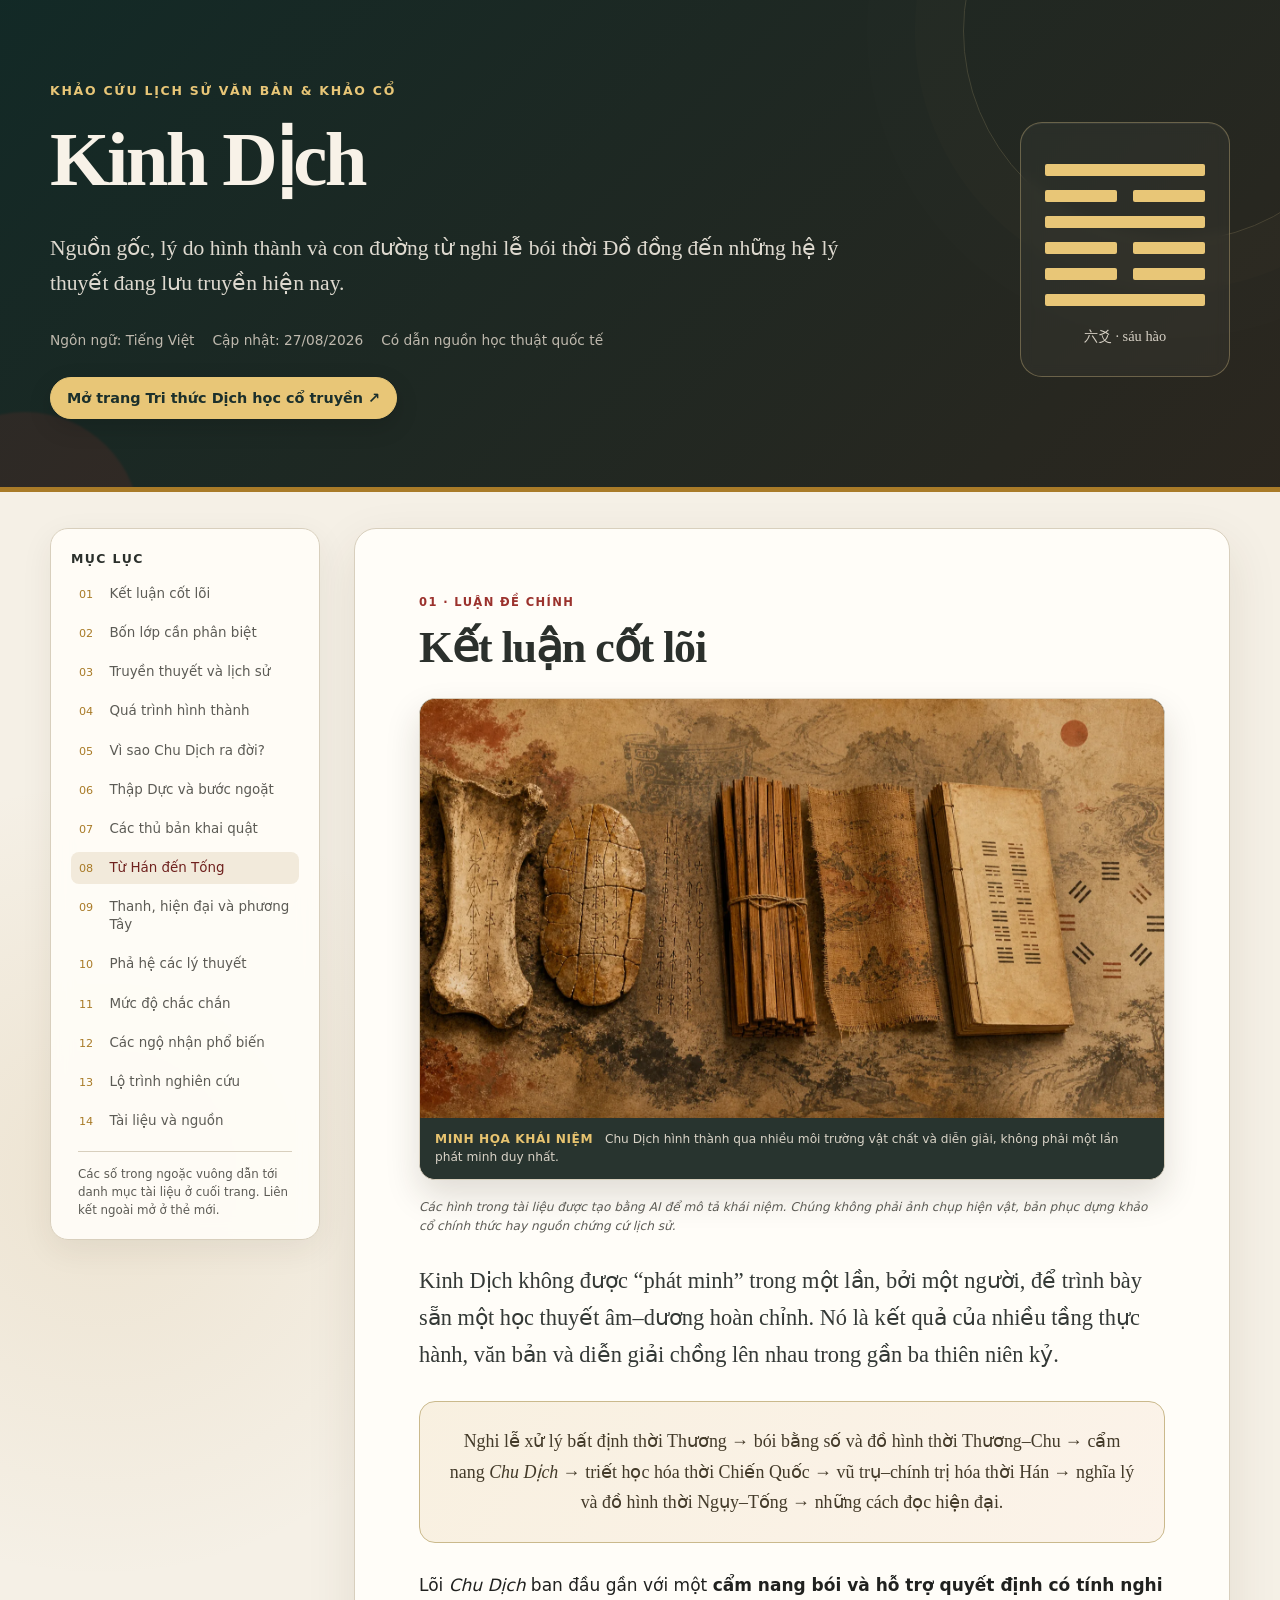
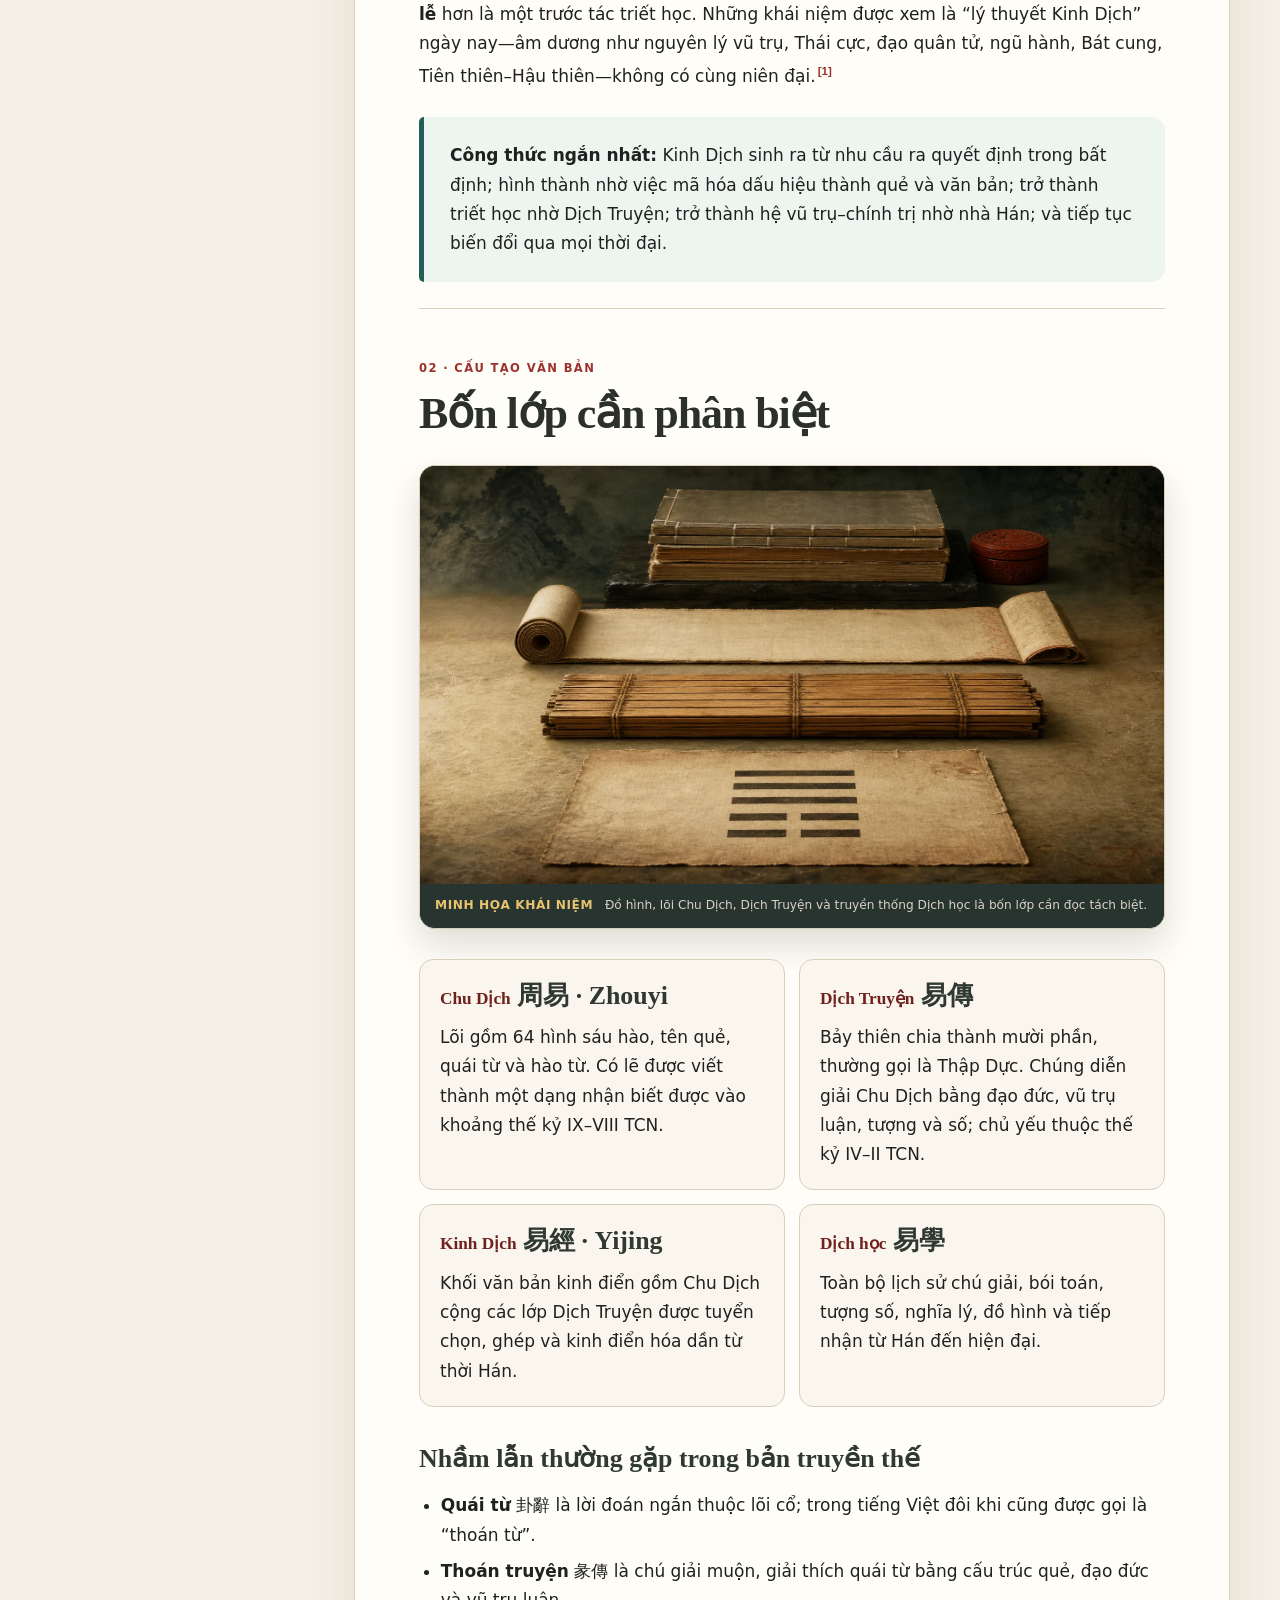
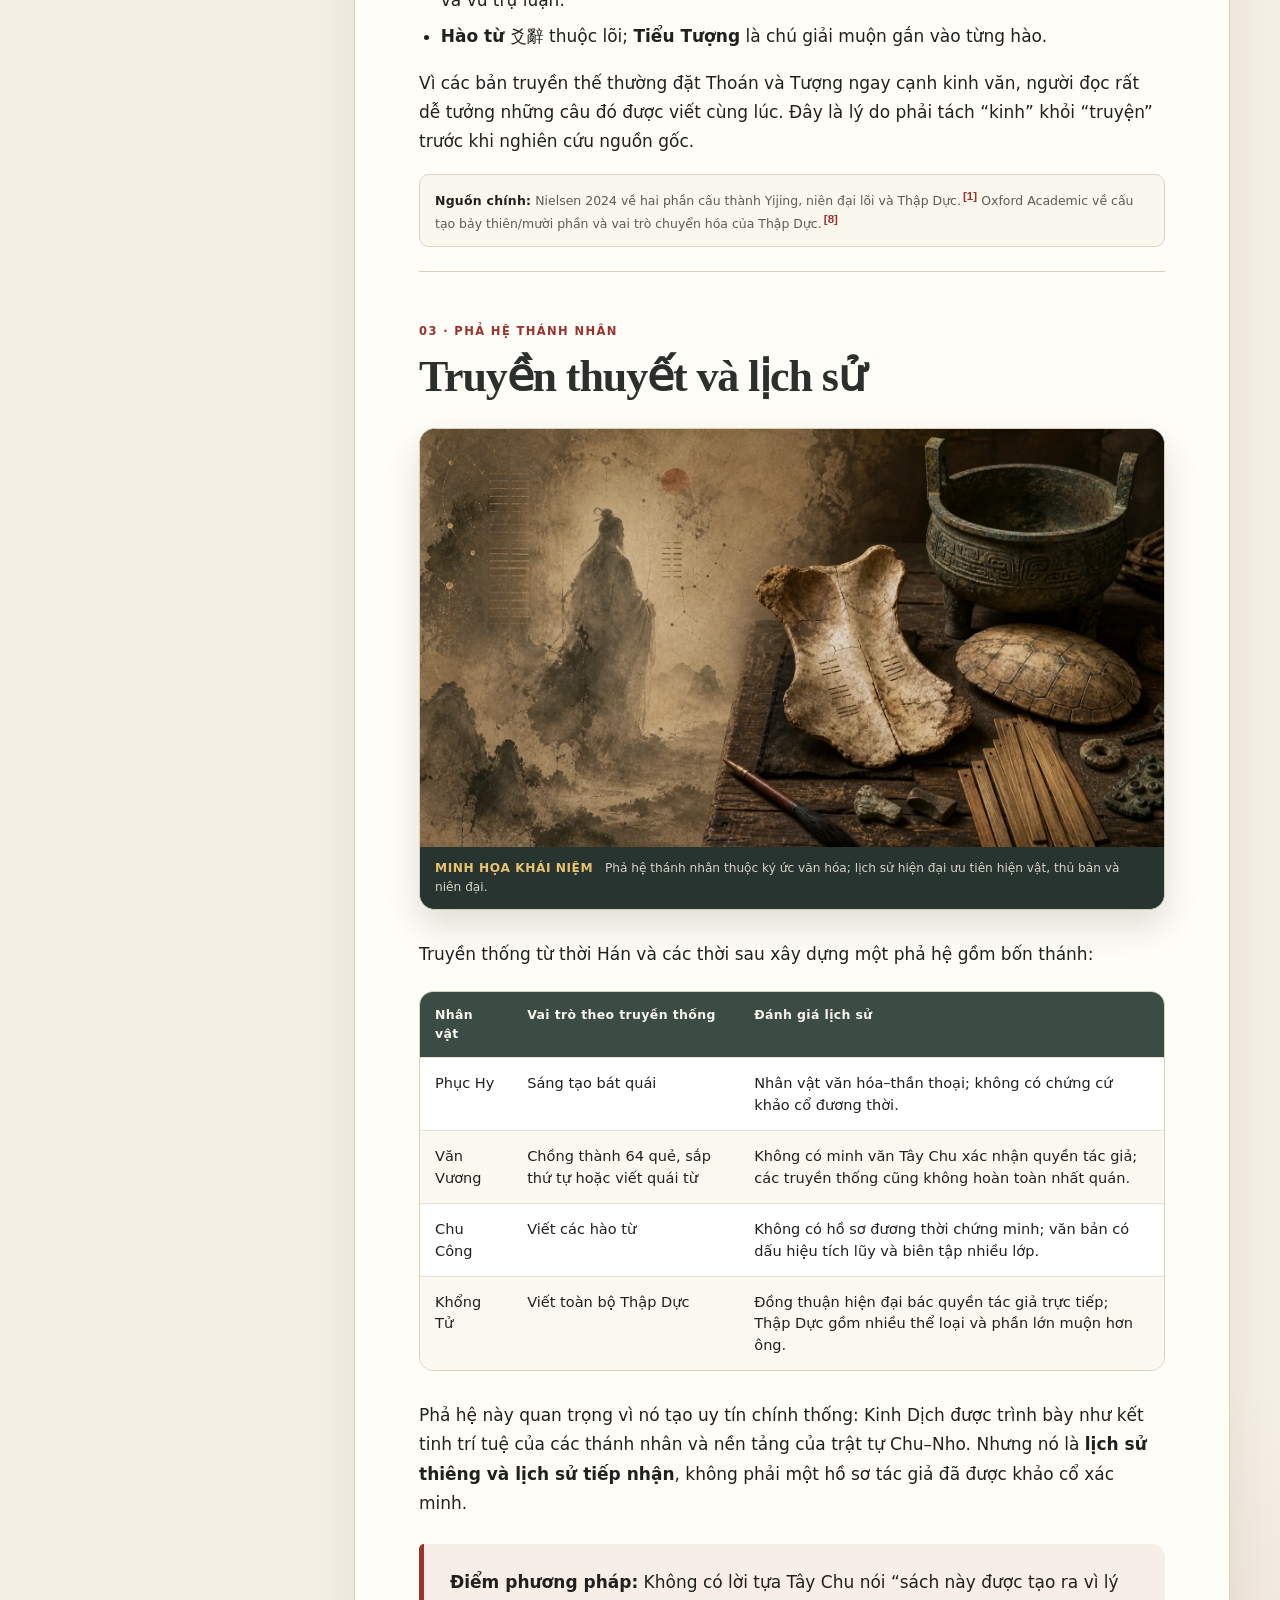
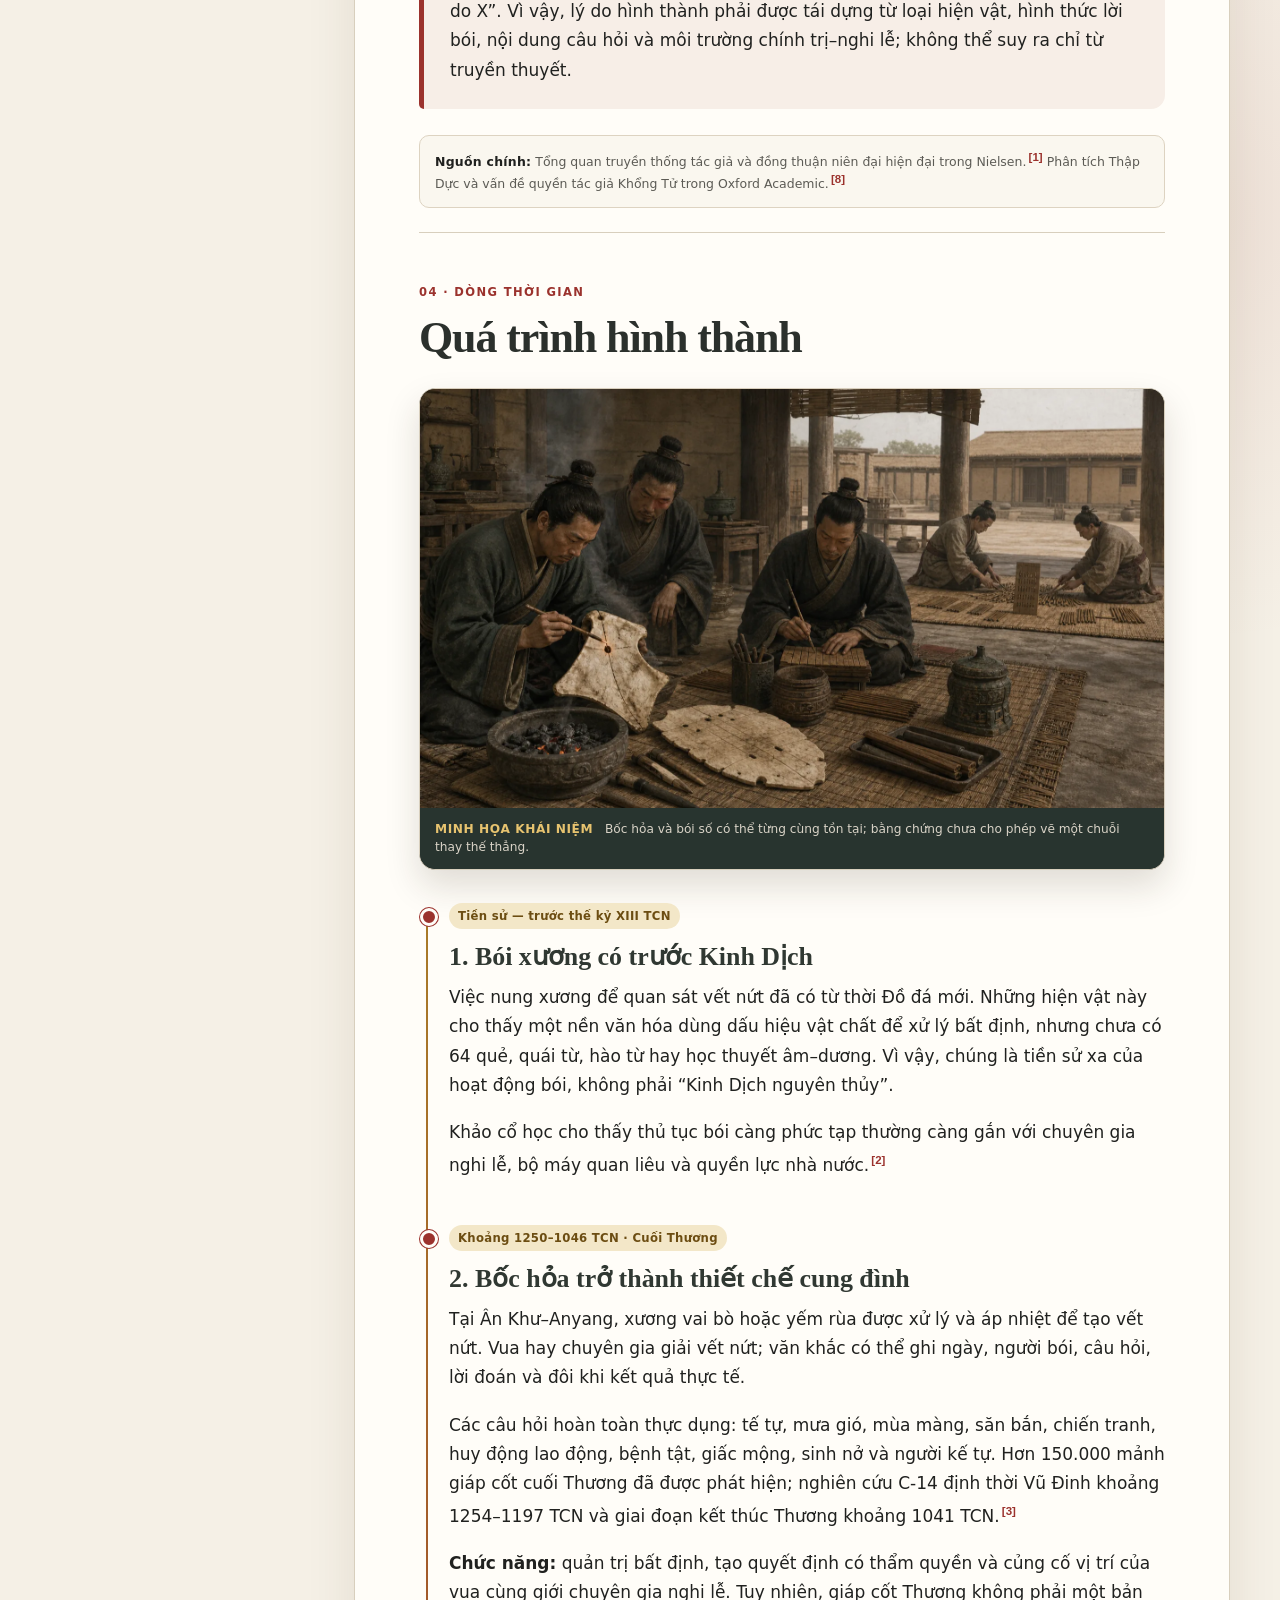
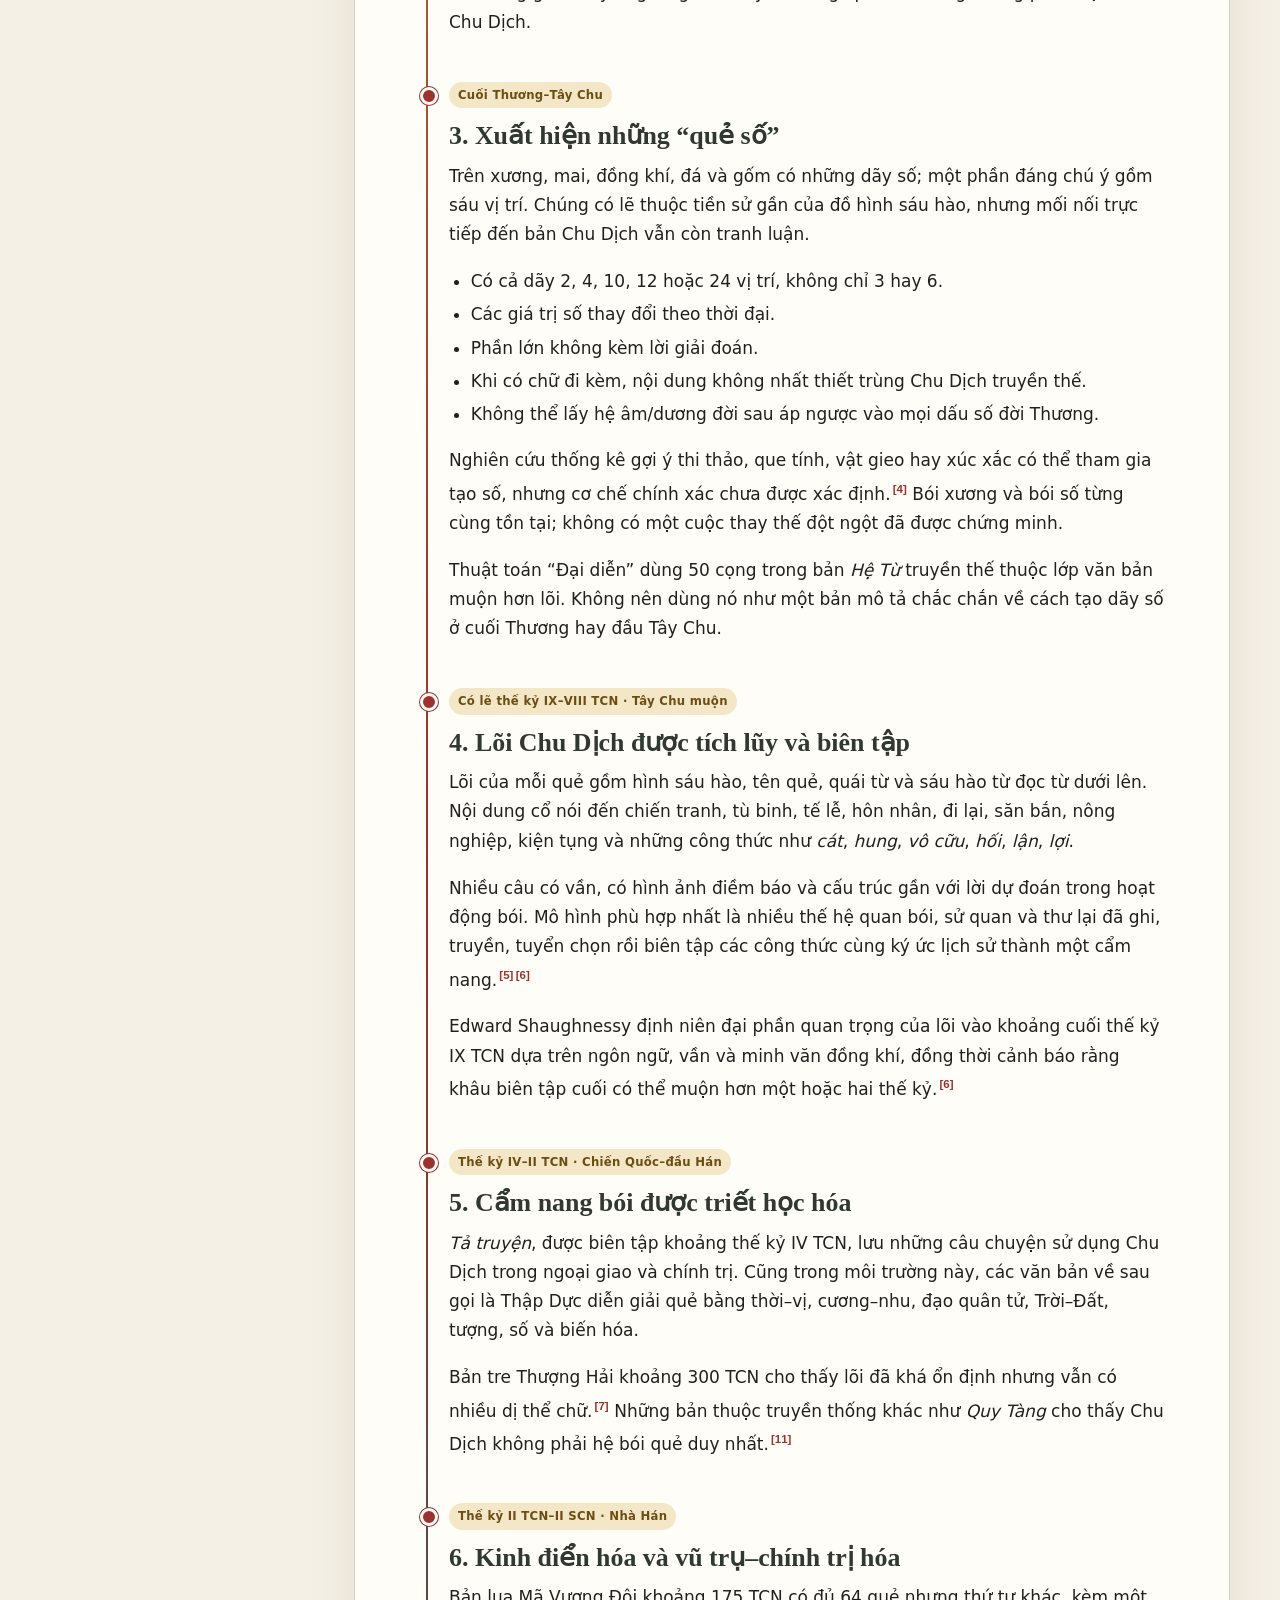
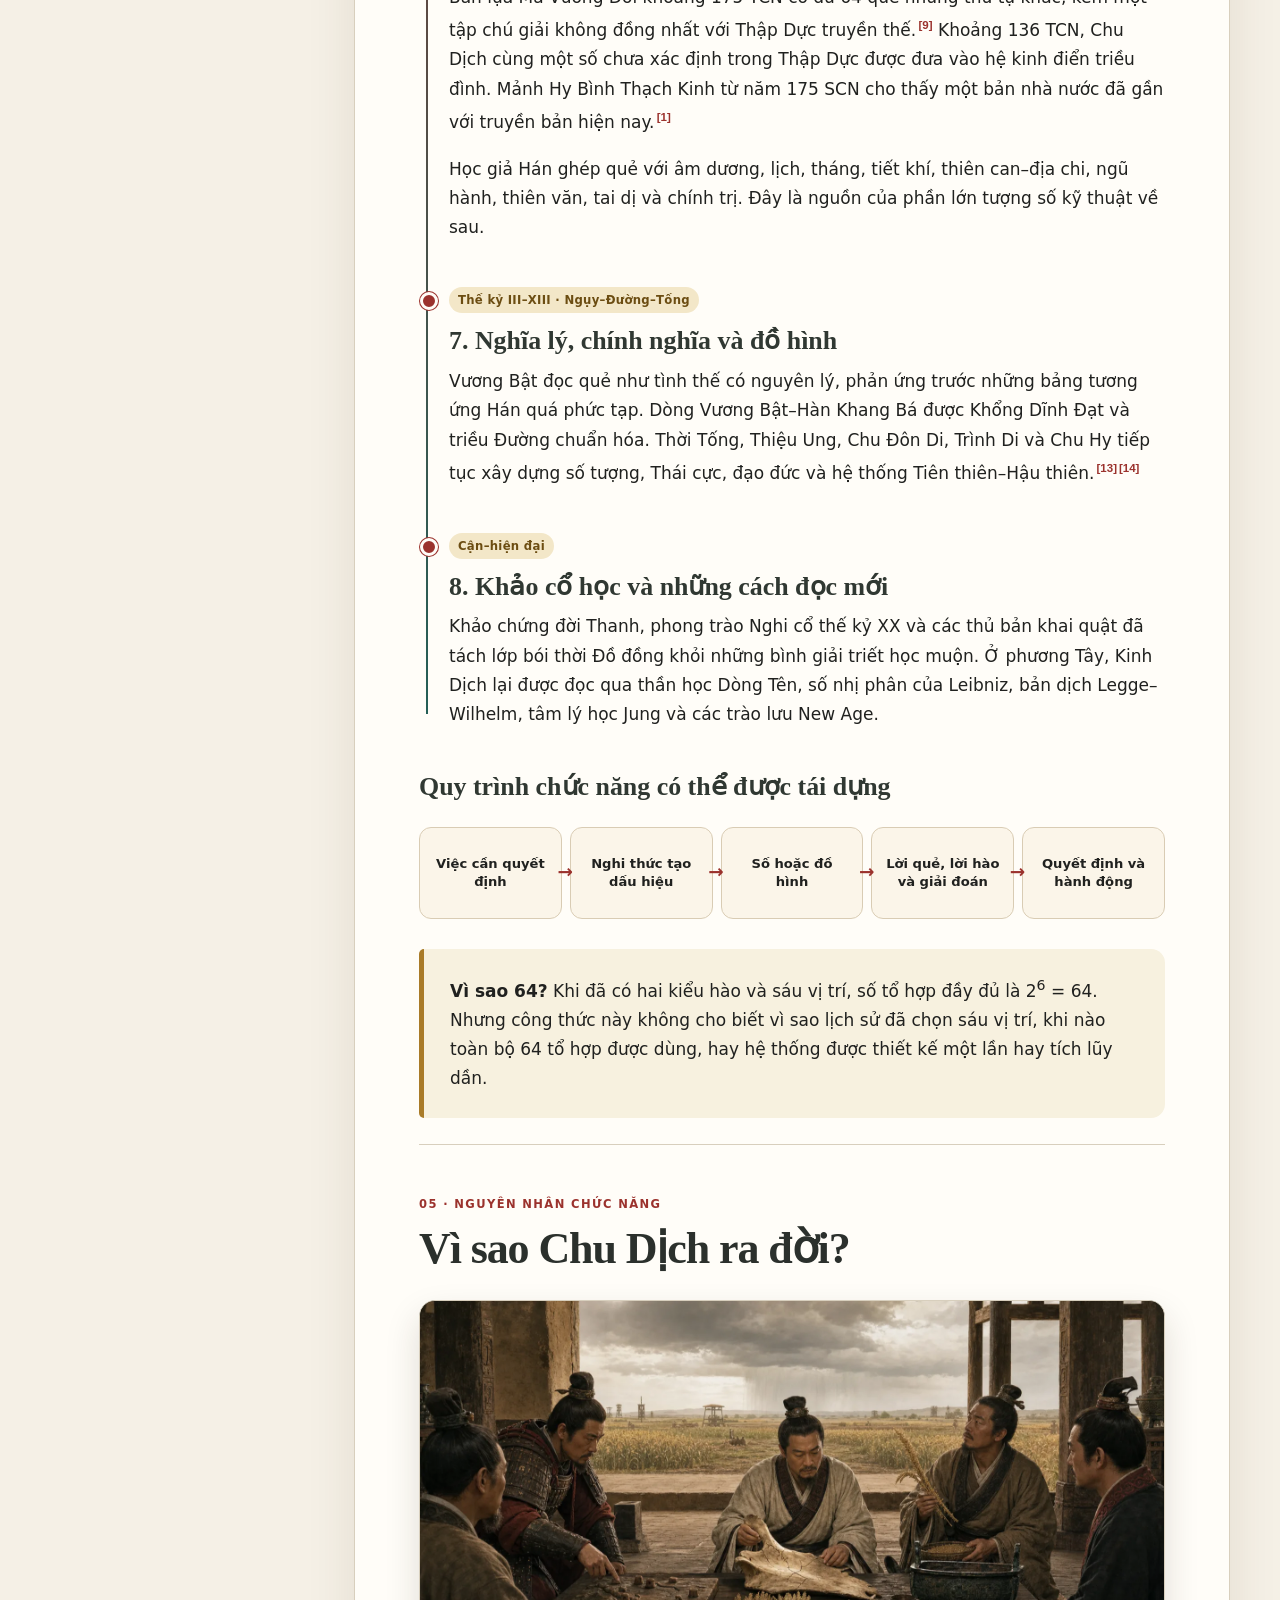
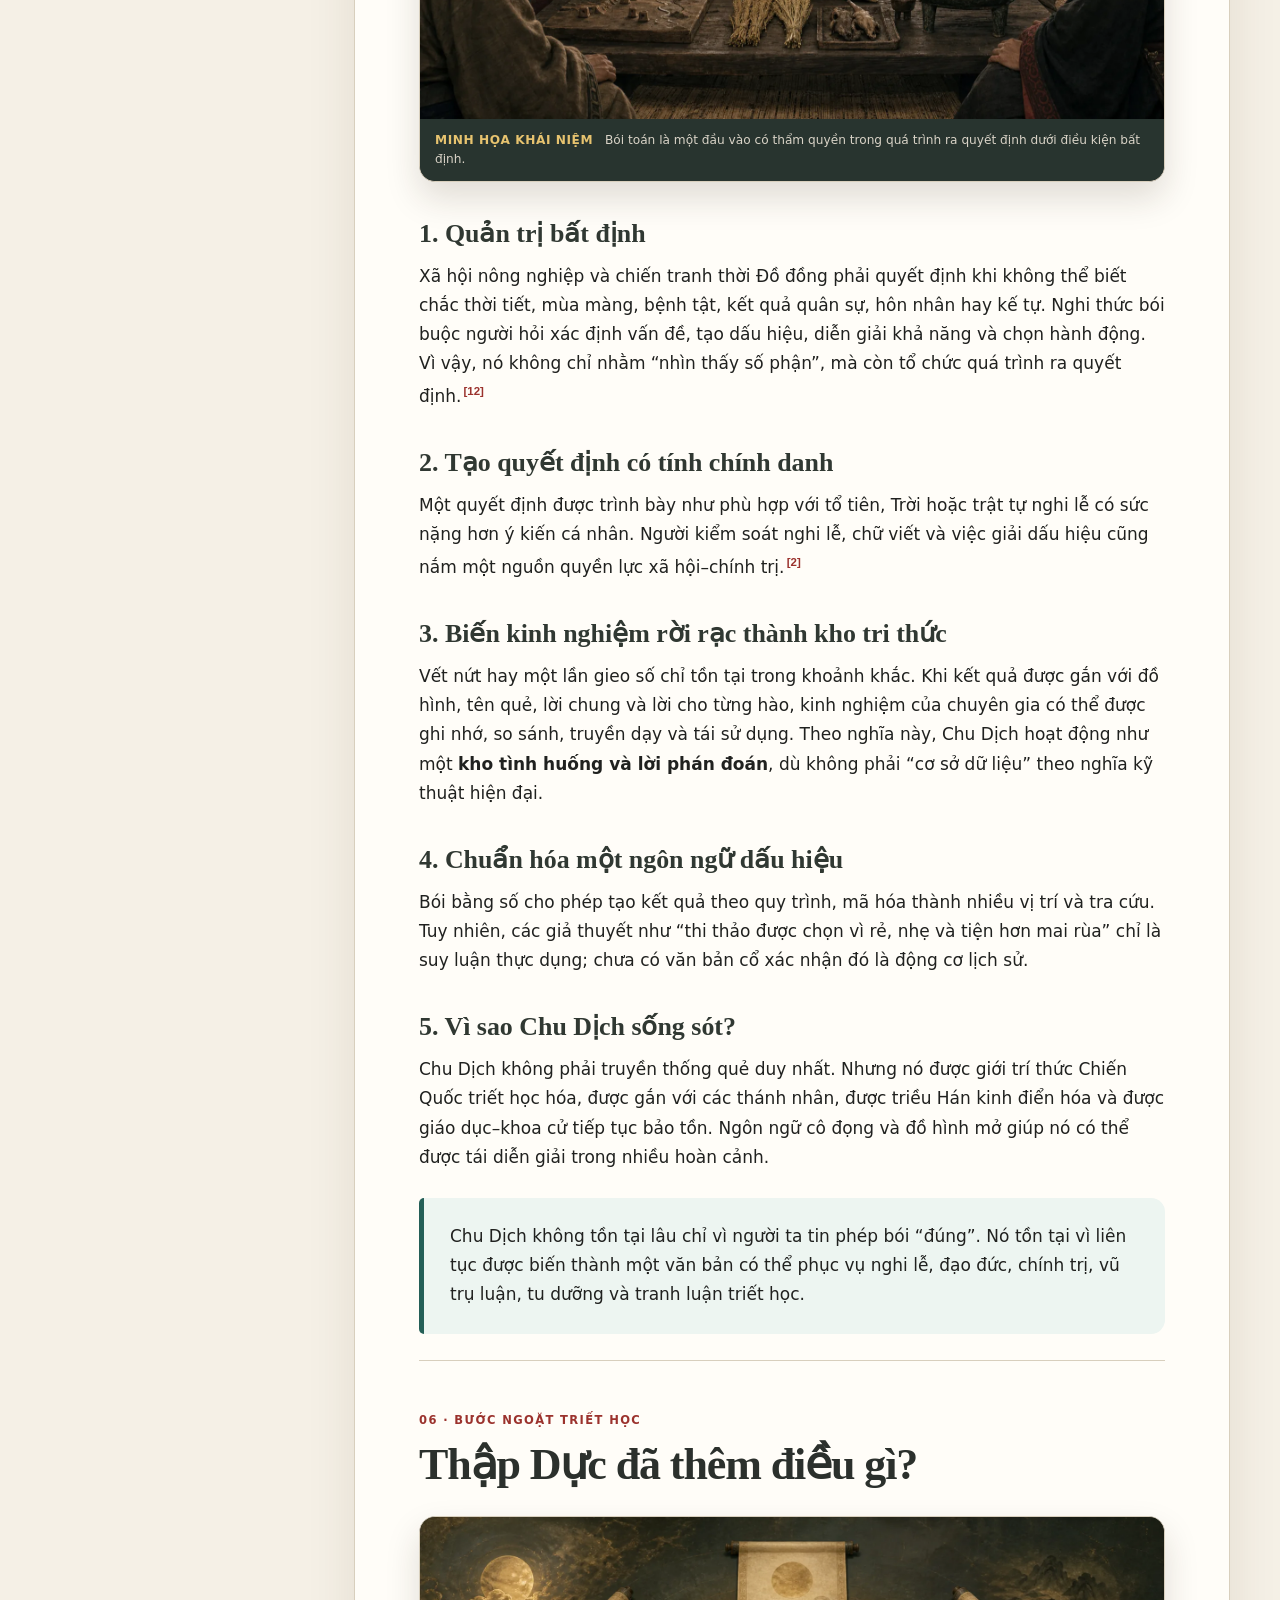
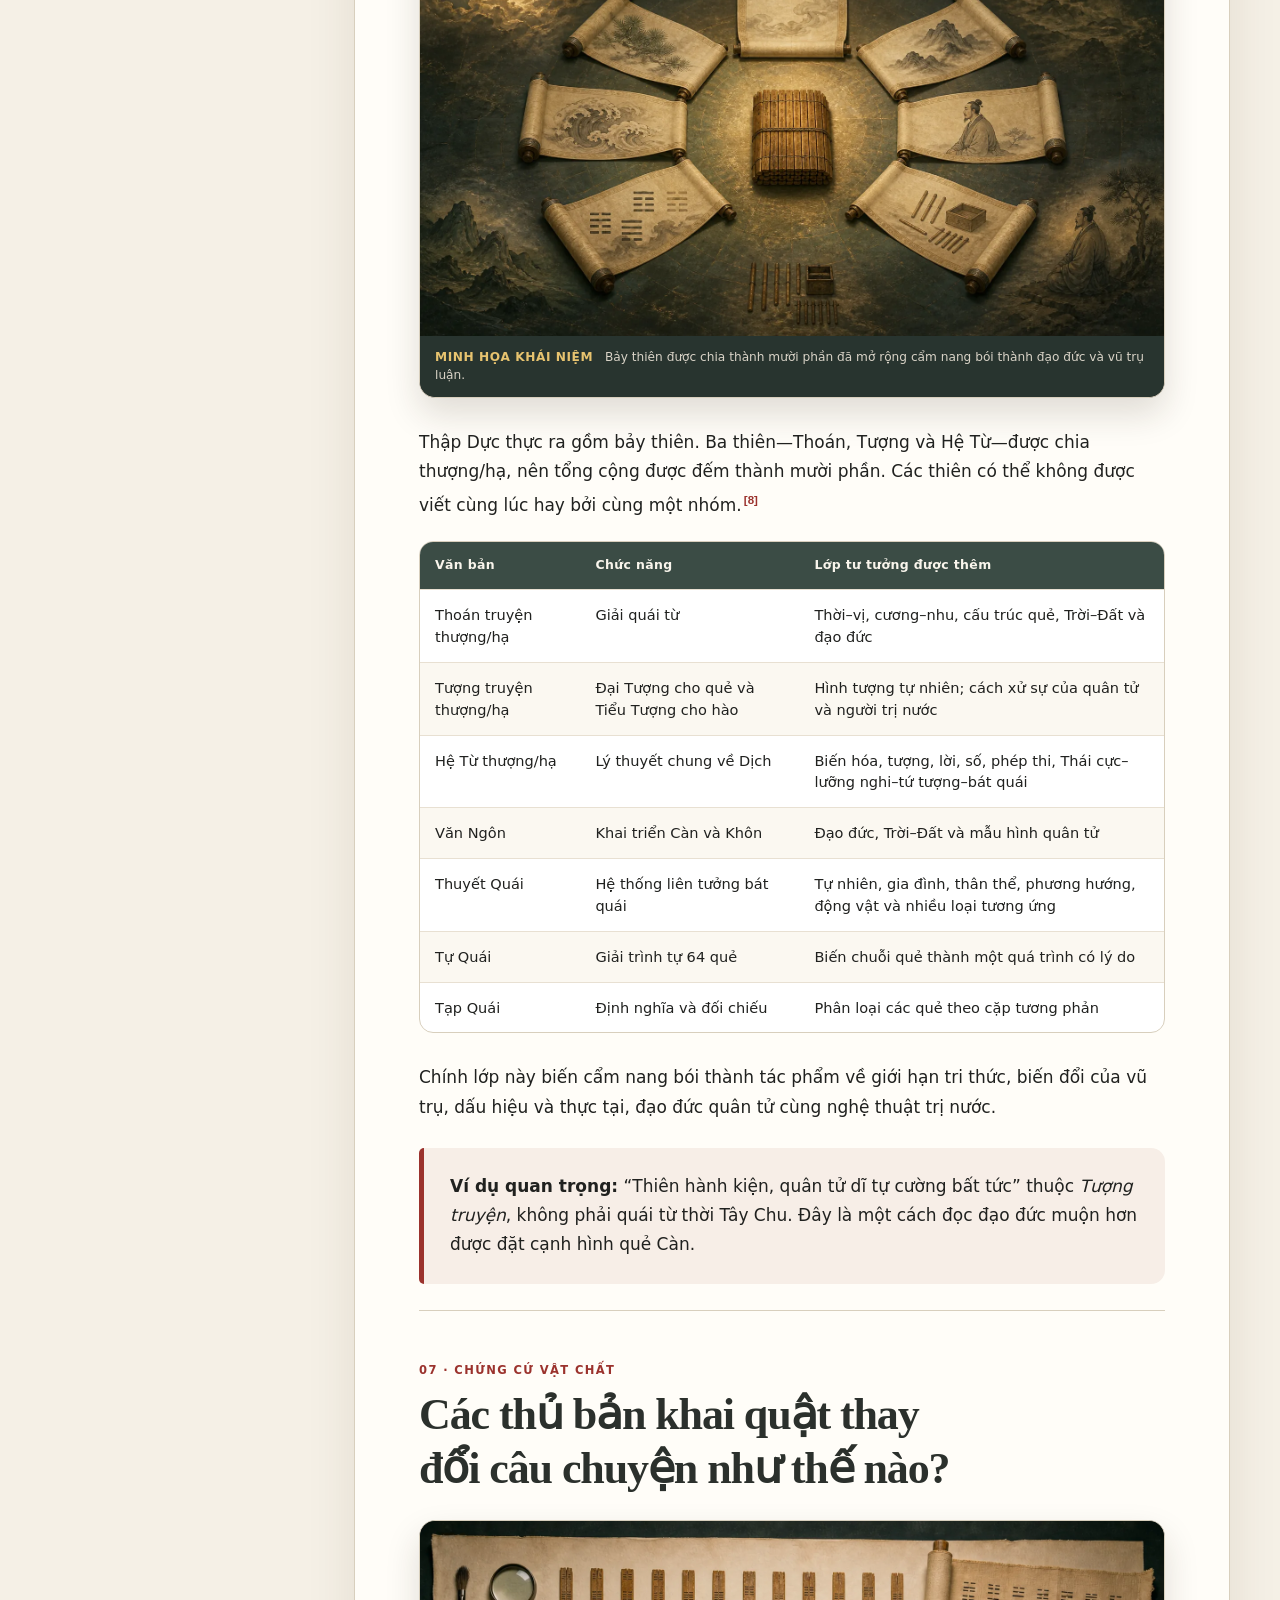
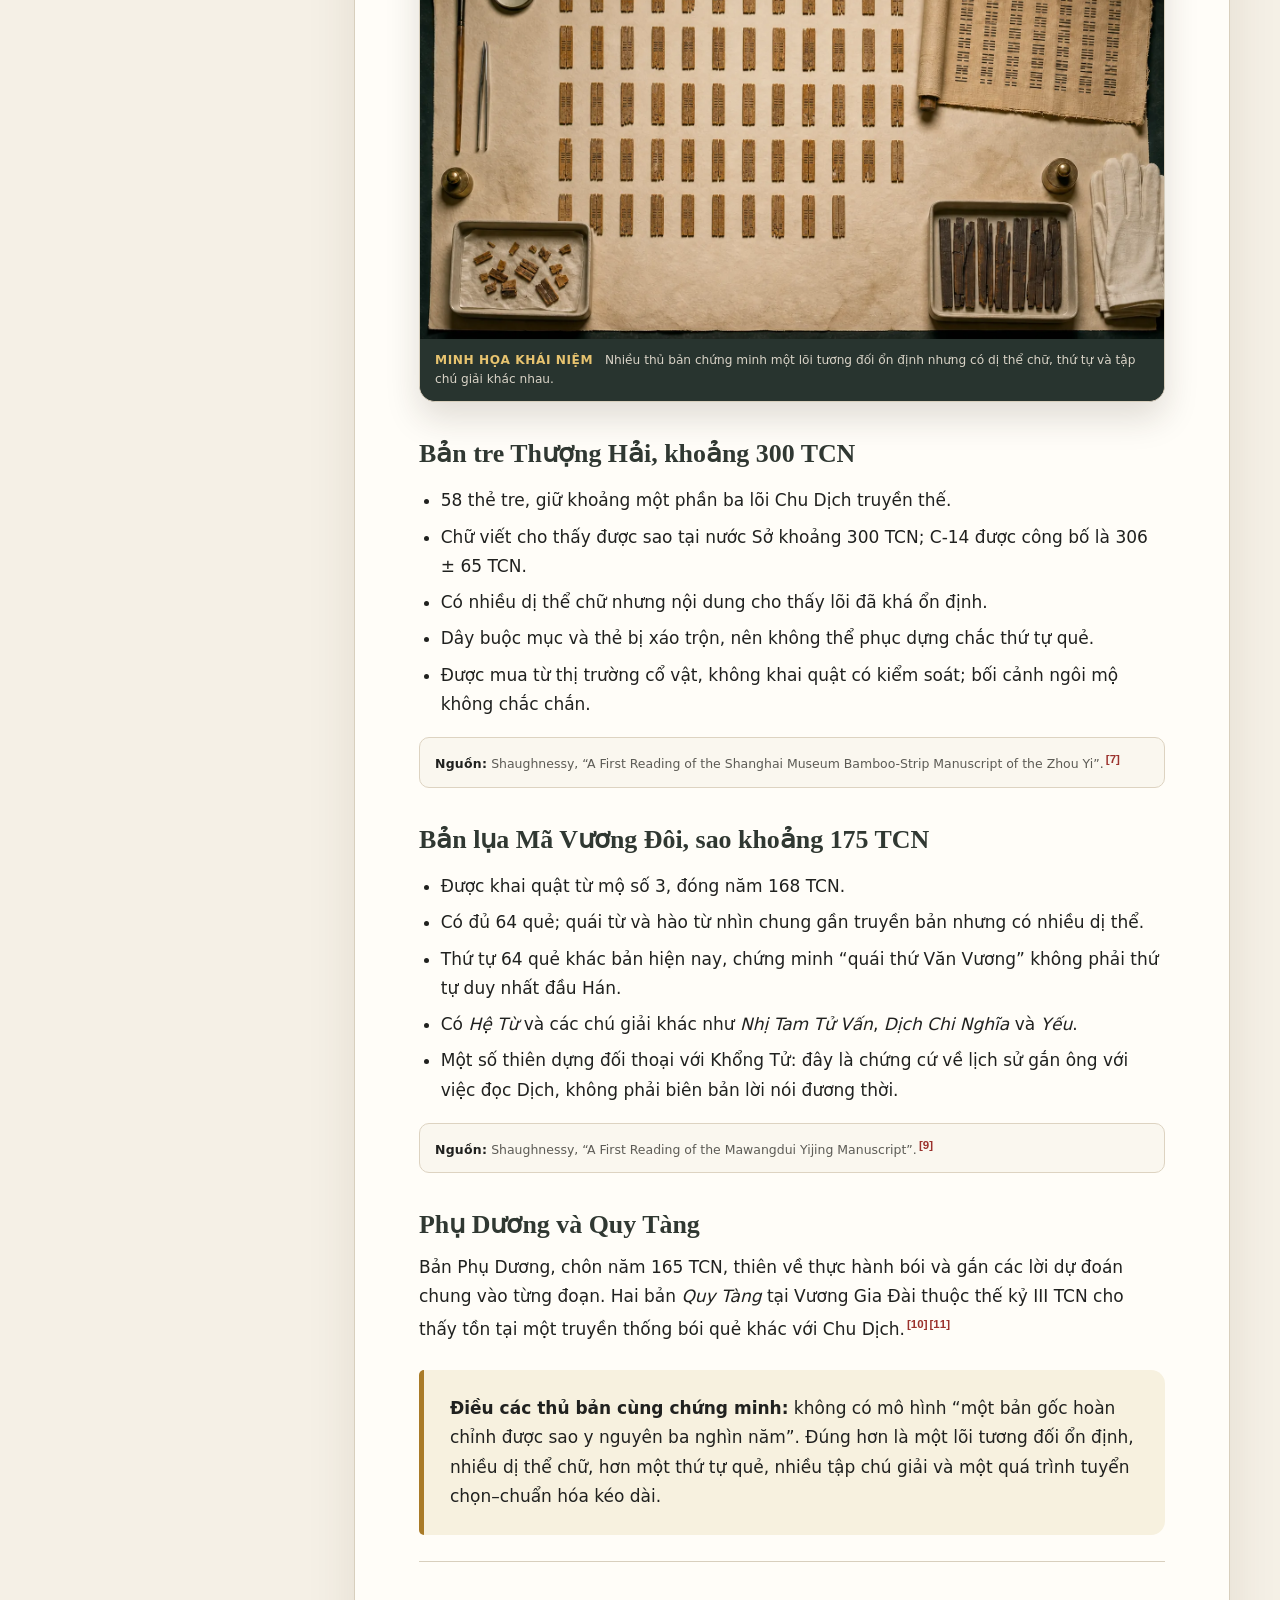
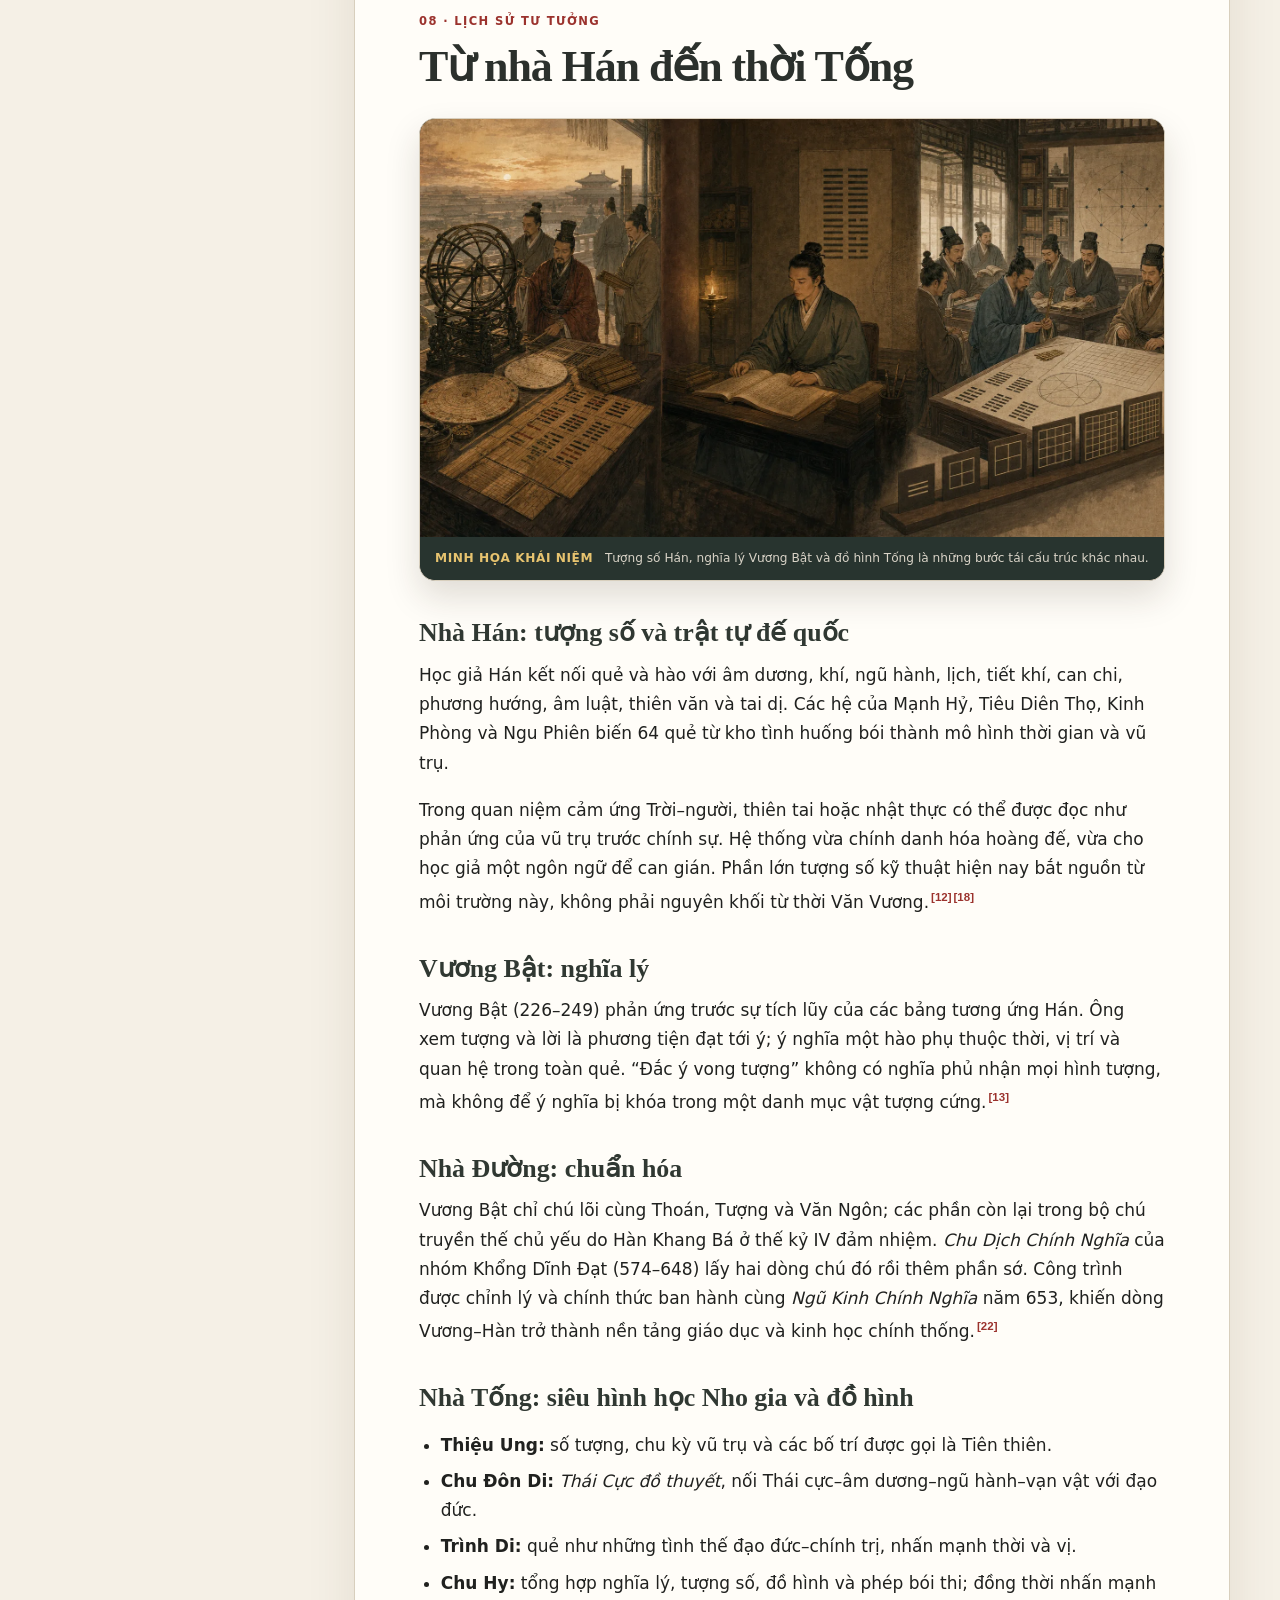
<file: index.html>
<!doctype html>
<html lang="vi">
<head>
  <meta charset="utf-8">
  <meta name="viewport" content="width=device-width, initial-scale=1">
  <meta name="description" content="Khảo cứu chi tiết về nguồn gốc, lý do hình thành và các lớp phát triển của Chu Dịch, Kinh Dịch và Dịch học, có dẫn nguồn học thuật quốc tế.">
  <meta name="color-scheme" content="light dark">
  <title>Kinh Dịch — Nguồn gốc, quá trình hình thành và lịch sử các lý thuyết</title>
  <style>
    :root {
      --bg: #f5f0e6;
      --paper: #fffdf8;
      --paper-soft: #faf6ed;
      --ink: #20211f;
      --ink-soft: #5c5b55;
      --line: #d8cfbd;
      --accent: #9b322d;
      --accent-dark: #6f211e;
      --gold: #a97b28;
      --jade: #245f57;
      --blue: #304f72;
      --shadow: 0 18px 50px rgba(65, 45, 20, 0.10);
      --radius: 18px;
      --content: 1180px;
    }

    * { box-sizing: border-box; }

    html {
      scroll-behavior: smooth;
      scroll-padding-top: 32px;
    }

    body {
      margin: 0;
      color: var(--ink);
      background:
        radial-gradient(circle at 8% 4%, rgba(169, 123, 40, 0.11), transparent 25rem),
        radial-gradient(circle at 94% 17%, rgba(155, 50, 45, 0.08), transparent 27rem),
        var(--bg);
      font-family: Inter, ui-sans-serif, system-ui, -apple-system, BlinkMacSystemFont, "Segoe UI", sans-serif;
      font-size: 17px;
      line-height: 1.72;
      text-rendering: optimizeLegibility;
    }

    a {
      color: var(--accent-dark);
      text-decoration-thickness: 1px;
      text-underline-offset: 3px;
    }

    a:hover { color: var(--accent); }

    .progress {
      position: fixed;
      inset: 0 0 auto 0;
      z-index: 100;
      height: 4px;
      background: transparent;
    }

    .progress span {
      display: block;
      width: 0;
      height: 100%;
      background: linear-gradient(90deg, var(--gold), var(--accent));
      transition: width 80ms linear;
    }

    .hero {
      position: relative;
      overflow: hidden;
      color: #f8f2e8;
      background:
        linear-gradient(135deg, rgba(18, 41, 38, 0.97), rgba(44, 38, 30, 0.96)),
        #1e332f;
      border-bottom: 5px solid var(--gold);
    }

    .hero::before,
    .hero::after {
      position: absolute;
      content: "";
      border-radius: 50%;
      opacity: 0.16;
      pointer-events: none;
    }

    .hero::before {
      width: 420px;
      height: 420px;
      right: -105px;
      top: -180px;
      border: 1px solid #f0d394;
      box-shadow: 0 0 0 48px rgba(240, 211, 148, 0.08), 0 0 0 96px rgba(240, 211, 148, 0.05);
    }

    .hero::after {
      width: 230px;
      height: 230px;
      left: -90px;
      bottom: -155px;
      background: var(--accent);
      filter: blur(1px);
    }

    .hero-inner {
      position: relative;
      z-index: 1;
      width: min(calc(100% - 40px), var(--content));
      margin: 0 auto;
      padding: 80px 0 68px;
      display: grid;
      grid-template-columns: minmax(0, 1fr) 250px;
      gap: 64px;
      align-items: center;
    }

    .eyebrow {
      margin: 0 0 12px;
      color: #e8c677;
      font-size: 0.78rem;
      font-weight: 760;
      letter-spacing: 0.14em;
      text-transform: uppercase;
    }

    h1, h2, h3, h4 {
      font-family: Georgia, "Times New Roman", serif;
      line-height: 1.22;
      text-wrap: balance;
    }

    h1 {
      max-width: 900px;
      margin: 0;
      font-size: clamp(2.35rem, 6vw, 5.15rem);
      font-weight: 620;
      letter-spacing: -0.035em;
    }

    .hero-deck {
      max-width: 800px;
      margin: 24px 0 0;
      color: #ded9cf;
      font-family: Georgia, "Times New Roman", serif;
      font-size: clamp(1.08rem, 1.9vw, 1.35rem);
      line-height: 1.62;
    }

    .hero-meta {
      display: flex;
      flex-wrap: wrap;
      gap: 8px 18px;
      margin-top: 28px;
      color: #bfb9ae;
      font-size: 0.86rem;
    }

    .hero-actions {
      display: flex;
      flex-wrap: wrap;
      gap: 10px;
      margin-top: 24px;
    }

    .hero-link {
      display: inline-flex;
      align-items: center;
      gap: 8px;
      padding: 11px 16px;
      color: #1c302c;
      border: 1px solid #e8c677;
      border-radius: 999px;
      background: #e8c677;
      font-size: 0.9rem;
      font-weight: 760;
      line-height: 1.25;
      text-decoration: none;
      box-shadow: 0 8px 24px rgba(0, 0, 0, 0.14);
    }

    .hero-link:hover {
      color: #142521;
      background: #f2d98f;
    }

    .hexagram-mark {
      justify-self: end;
      width: 210px;
      padding: 27px 24px;
      border: 1px solid rgba(240, 211, 148, 0.32);
      border-radius: 22px;
      background: rgba(255, 255, 255, 0.035);
      box-shadow: inset 0 1px 0 rgba(255,255,255,0.05);
      backdrop-filter: blur(6px);
    }

    .hexagram-mark .line {
      display: flex;
      gap: 16px;
      height: 12px;
      margin: 14px 0;
    }

    .hexagram-mark .line::before,
    .hexagram-mark .line::after {
      content: "";
      display: block;
      flex: 1;
      border-radius: 2px;
      background: #e8c677;
    }

    .hexagram-mark .line.solid { gap: 0; }
    .hexagram-mark .line.solid::after { display: none; }

    .hexagram-label {
      margin: 18px 0 0;
      text-align: center;
      color: #d6d0c4;
      font-family: Georgia, serif;
      font-size: 0.9rem;
    }

    .page-shell {
      width: min(calc(100% - 40px), var(--content));
      margin: 36px auto 90px;
      display: grid;
      grid-template-columns: 270px minmax(0, 1fr);
      gap: 34px;
      align-items: start;
    }

    .toc {
      position: sticky;
      top: 22px;
      padding: 22px 20px 20px;
      border: 1px solid var(--line);
      border-radius: var(--radius);
      background: rgba(255, 253, 248, 0.92);
      box-shadow: 0 10px 32px rgba(59, 43, 24, 0.07);
      backdrop-filter: blur(10px);
    }

    .toc h2 {
      margin: 0 0 12px;
      font-family: Inter, ui-sans-serif, system-ui, sans-serif;
      font-size: 0.78rem;
      letter-spacing: 0.11em;
      text-transform: uppercase;
    }

    .toc ol {
      margin: 0;
      padding: 0;
      list-style: none;
      counter-reset: toc;
    }

    .toc li { counter-increment: toc; }

    .toc a {
      display: grid;
      grid-template-columns: 1.65rem 1fr;
      gap: 4px;
      align-items: baseline;
      padding: 7px 8px;
      border-radius: 8px;
      color: var(--ink-soft);
      font-size: 0.84rem;
      line-height: 1.35;
      text-decoration: none;
    }

    .toc a::before {
      content: counter(toc, decimal-leading-zero);
      color: var(--gold);
      font-variant-numeric: tabular-nums;
      font-size: 0.7rem;
    }

    .toc a:hover,
    .toc a.active {
      color: var(--accent-dark);
      background: #f2eadb;
    }

    .toc-note {
      margin: 14px 7px 0;
      padding-top: 14px;
      border-top: 1px solid var(--line);
      color: var(--ink-soft);
      font-size: 0.74rem;
      line-height: 1.5;
    }

    main {
      min-width: 0;
      padding: 14px clamp(22px, 5vw, 68px) 56px;
      border: 1px solid var(--line);
      border-radius: 22px;
      background: var(--paper);
      box-shadow: var(--shadow);
    }

    section {
      padding-top: 50px;
    }

    section + section {
      margin-top: 24px;
      border-top: 1px solid var(--line);
    }

    .section-kicker {
      margin: 0 0 8px;
      color: var(--accent);
      font-size: 0.72rem;
      font-weight: 800;
      letter-spacing: 0.12em;
      text-transform: uppercase;
    }

    h2 {
      margin: 0 0 24px;
      color: #2b302c;
      font-size: clamp(1.85rem, 4vw, 2.75rem);
      font-weight: 650;
      letter-spacing: -0.025em;
    }

    h3 {
      margin: 36px 0 12px;
      color: #303832;
      font-size: clamp(1.28rem, 2.4vw, 1.62rem);
    }

    h4 {
      margin: 25px 0 8px;
      font-size: 1.1rem;
    }

    p { margin: 0 0 18px; }

    .lede {
      color: #343936;
      font-family: Georgia, "Times New Roman", serif;
      font-size: clamp(1.15rem, 2vw, 1.4rem);
      line-height: 1.66;
    }

    .chapter-visual {
      margin: 4px 0 30px;
      overflow: hidden;
      border: 1px solid var(--line);
      border-radius: 16px;
      background: #191d1a;
      box-shadow: 0 16px 34px rgba(47, 36, 20, 0.15);
    }

    .chapter-visual picture { display: block; }

    .chapter-visual img {
      display: block;
      width: 100%;
      height: auto;
      aspect-ratio: 16 / 9;
      object-fit: cover;
      background: #d7c6a3;
    }

    .chapter-visual figcaption {
      margin: 0;
      padding: 12px 15px 13px;
      color: #d9d3c7;
      background: #28342f;
      font-size: 0.76rem;
      line-height: 1.5;
    }

    .chapter-visual figcaption span {
      display: inline-block;
      margin-right: 8px;
      color: #e7c36f;
      font-weight: 780;
      letter-spacing: 0.045em;
      text-transform: uppercase;
    }

    .illustration-disclaimer {
      margin: -12px 0 26px;
      color: var(--ink-soft);
      font-size: 0.76rem;
      font-style: italic;
      line-height: 1.55;
    }

    .callout {
      margin: 26px 0;
      padding: 24px 26px;
      border-left: 5px solid var(--accent);
      border-radius: 5px 14px 14px 5px;
      background: #f7eee7;
    }

    .callout.gold {
      border-left-color: var(--gold);
      background: #f7f1df;
    }

    .callout.jade {
      border-left-color: var(--jade);
      background: #edf5f1;
    }

    .callout p:last-child { margin-bottom: 0; }

    .formula {
      margin: 28px 0;
      padding: 24px 28px;
      border: 1px solid #cab98c;
      border-radius: 16px;
      color: #433a29;
      background:
        linear-gradient(120deg, rgba(169,123,40,0.08), rgba(155,50,45,0.035)),
        #fffaf0;
      font-family: Georgia, "Times New Roman", serif;
      font-size: 1.12rem;
      line-height: 1.7;
      text-align: center;
    }

    .cards {
      display: grid;
      grid-template-columns: repeat(2, minmax(0, 1fr));
      gap: 14px;
      margin: 24px 0;
    }

    .card {
      padding: 20px;
      border: 1px solid var(--line);
      border-radius: 14px;
      background: var(--paper-soft);
    }

    .card h3,
    .card h4 { margin-top: 0; }

    .card p:last-child { margin-bottom: 0; }

    .term {
      color: var(--accent-dark);
      font-family: Georgia, serif;
      font-size: 1.08rem;
      font-weight: 700;
    }

    .han { white-space: nowrap; }

    .table-wrap {
      width: 100%;
      margin: 22px 0 30px;
      overflow-x: auto;
      border: 1px solid var(--line);
      border-radius: 14px;
      background: #fff;
    }

    table {
      width: 100%;
      border-collapse: collapse;
      font-size: 0.91rem;
      line-height: 1.5;
    }

    th, td {
      padding: 14px 15px;
      border-bottom: 1px solid #e8e0d2;
      text-align: left;
      vertical-align: top;
    }

    th {
      color: #f9f5ec;
      background: #3b4c45;
      font-size: 0.78rem;
      letter-spacing: 0.03em;
    }

    tr:last-child td { border-bottom: 0; }
    tbody tr:nth-child(even) { background: #fbf8f1; }

    .timeline {
      position: relative;
      margin: 30px 0 8px;
      padding-left: 30px;
    }

    .timeline::before {
      position: absolute;
      content: "";
      left: 7px;
      top: 9px;
      bottom: 15px;
      width: 2px;
      background: linear-gradient(var(--gold), var(--accent), var(--jade));
    }

    .era {
      position: relative;
      margin: 0 0 42px;
    }

    .era::before {
      position: absolute;
      content: "";
      left: -29px;
      top: 8px;
      width: 12px;
      height: 12px;
      border: 3px solid var(--paper);
      border-radius: 50%;
      background: var(--accent);
      box-shadow: 0 0 0 1px var(--accent);
    }

    .era-time {
      display: inline-flex;
      align-items: center;
      margin-bottom: 5px;
      padding: 3px 9px;
      border-radius: 999px;
      color: #6c4d12;
      background: #f3e7c8;
      font-size: 0.73rem;
      font-weight: 760;
      letter-spacing: 0.025em;
    }

    .era h3 { margin: 7px 0 10px; }
    .era p:last-child { margin-bottom: 0; }

    .workflow {
      display: grid;
      grid-template-columns: repeat(5, minmax(0, 1fr));
      gap: 8px;
      margin: 24px 0 30px;
    }

    .workflow div {
      position: relative;
      display: grid;
      place-items: center;
      min-height: 92px;
      padding: 12px;
      border: 1px solid #d9ccb4;
      border-radius: 12px;
      background: #fbf5e9;
      text-align: center;
      font-size: 0.82rem;
      font-weight: 680;
      line-height: 1.35;
    }

    .workflow div:not(:last-child)::after {
      position: absolute;
      z-index: 2;
      content: "→";
      right: -12px;
      color: var(--accent);
      font-size: 1.15rem;
    }

    ul, ol { padding-left: 1.28em; }
    li { margin: 7px 0; }

    .tight li { margin: 4px 0; }

    .source-note {
      margin-top: 18px;
      padding: 13px 15px;
      border: 1px solid #ddd3c1;
      border-radius: 10px;
      color: var(--ink-soft);
      background: #faf7ef;
      font-size: 0.78rem;
      line-height: 1.55;
    }

    .source-note strong {
      color: var(--ink);
      letter-spacing: 0.02em;
    }

    sup a {
      display: inline-block;
      min-width: 1.25em;
      margin-left: 2px;
      color: var(--accent);
      font-family: Inter, sans-serif;
      font-size: 0.72rem;
      font-weight: 750;
      text-align: center;
      text-decoration: none;
    }

    sup a:hover { text-decoration: underline; }

    .certainty-grid {
      display: grid;
      grid-template-columns: repeat(2, minmax(0, 1fr));
      gap: 16px;
      margin: 26px 0;
    }

    .certainty {
      padding: 20px 22px;
      border-radius: 14px;
      border: 1px solid var(--line);
    }

    .certainty h3 {
      display: flex;
      gap: 8px;
      align-items: center;
      margin: 0 0 12px;
      font-family: Inter, sans-serif;
      font-size: 0.96rem;
    }

    .certainty.high { background: #edf5f1; }
    .certainty.likely { background: #f4f1e5; }
    .certainty.open { background: #f8eee6; }
    .certainty.legend { background: #f5eeee; }

    .dot {
      width: 10px;
      height: 10px;
      border-radius: 50%;
      background: currentColor;
    }

    .certainty.high h3 { color: #216056; }
    .certainty.likely h3 { color: #80601e; }
    .certainty.open h3 { color: #a25724; }
    .certainty.legend h3 { color: #923732; }

    .myth-list {
      margin: 22px 0;
      padding: 0;
      list-style: none;
    }

    .myth-list li {
      display: grid;
      grid-template-columns: minmax(170px, 0.8fr) minmax(260px, 1.5fr);
      gap: 18px;
      margin: 0;
      padding: 15px 0;
      border-bottom: 1px solid var(--line);
    }

    .myth-list li:last-child { border-bottom: 0; }
    .myth-list strong { color: var(--accent-dark); }

    .reading-path {
      counter-reset: path;
      margin: 24px 0;
      padding: 0;
      list-style: none;
    }

    .reading-path li {
      counter-increment: path;
      position: relative;
      margin: 0 0 12px;
      padding: 17px 18px 17px 58px;
      border: 1px solid var(--line);
      border-radius: 12px;
      background: var(--paper-soft);
    }

    .reading-path li::before {
      position: absolute;
      left: 16px;
      top: 16px;
      display: grid;
      place-items: center;
      width: 28px;
      height: 28px;
      content: counter(path);
      border-radius: 50%;
      color: #fff;
      background: var(--jade);
      font-size: 0.78rem;
      font-weight: 800;
    }

    .references {
      margin: 20px 0 0;
      padding: 0;
      list-style: none;
      counter-reset: refs;
    }

    .references li {
      counter-increment: refs;
      position: relative;
      margin: 0;
      padding: 16px 12px 16px 48px;
      border-bottom: 1px solid var(--line);
      overflow-wrap: anywhere;
    }

    .references li::before {
      position: absolute;
      left: 10px;
      top: 17px;
      content: counter(refs);
      color: var(--accent);
      font-weight: 800;
      font-variant-numeric: tabular-nums;
    }

    .references li:target {
      border-radius: 10px;
      background: #fff0ca;
      outline: 2px solid rgba(169, 123, 40, 0.28);
    }

    .references .meta {
      display: block;
      margin-top: 4px;
      color: var(--ink-soft);
      font-size: 0.82rem;
    }

    .references a.external::after {
      content: " ↗";
      font-size: 0.75em;
      text-decoration: none;
    }

    .footer {
      padding: 38px 20px 48px;
      color: #d7d2c9;
      background: #26332f;
      text-align: center;
    }

    .footer p {
      max-width: 780px;
      margin: 0 auto;
      font-size: 0.82rem;
    }

    .back-top {
      display: inline-block;
      margin-top: 15px;
      color: #e8c677;
    }

    @media (max-width: 980px) {
      .hero-inner {
        grid-template-columns: 1fr;
        gap: 34px;
        padding-top: 62px;
      }

      .hexagram-mark {
        justify-self: start;
        width: 185px;
      }

      .page-shell { grid-template-columns: 1fr; }
      .toc { position: static; }
      .toc ol { columns: 2; column-gap: 18px; }
      .toc li { break-inside: avoid; }
    }

    @media (max-width: 700px) {
      body { font-size: 16px; }
      .hero-inner, .page-shell { width: min(calc(100% - 24px), var(--content)); }
      .hero-inner { padding: 48px 0 44px; }
      .hexagram-mark { display: none; }
      .page-shell { margin-top: 20px; }
      main { padding: 4px 20px 40px; border-radius: 16px; }
      section { padding-top: 38px; }
      .toc ol { columns: 1; }
      .cards, .certainty-grid { grid-template-columns: 1fr; }
      .workflow { grid-template-columns: 1fr; }
      .workflow div { min-height: 60px; }
      .workflow div:not(:last-child)::after {
        right: 50%;
        bottom: -19px;
        transform: rotate(90deg) translateY(-50%);
      }
      .myth-list li { grid-template-columns: 1fr; gap: 4px; }
      th, td { padding: 11px 12px; }
    }

    @media (prefers-reduced-motion: reduce) {
      html { scroll-behavior: auto; }
      .progress span { transition: none; }
    }

    @media (prefers-color-scheme: dark) {
      :root {
        --bg: #171a18;
        --paper: #202420;
        --paper-soft: #252a25;
        --ink: #ece8de;
        --ink-soft: #bbb7ad;
        --line: #49483f;
        --accent: #df746b;
        --accent-dark: #ee928a;
        --gold: #d3a84e;
        --jade: #64a79d;
        --shadow: 0 18px 50px rgba(0, 0, 0, 0.25);
      }

      body {
        background:
          radial-gradient(circle at 8% 4%, rgba(169, 123, 40, 0.08), transparent 25rem),
          radial-gradient(circle at 94% 17%, rgba(155, 50, 45, 0.08), transparent 27rem),
          var(--bg);
      }

      .toc { background: rgba(32, 36, 32, 0.94); }
      .toc a:hover, .toc a.active { background: #332e27; }
      h2, h3 { color: #f0ece4; }
      .lede { color: #e0ddd5; }
      .callout { background: #392b29; }
      .callout.gold { background: #383225; }
      .callout.jade { background: #243632; }
      .formula { color: #eee4ce; background: #312d25; }
      .table-wrap { background: #202420; }
      tbody tr:nth-child(even) { background: #282b27; }
      th { background: #34453e; }
      td { border-color: #42453f; }
      .workflow div, .source-note { background: #292b26; }
      .certainty.high { background: #21332f; }
      .certainty.likely { background: #343023; }
      .certainty.open { background: #3a2b24; }
      .certainty.legend { background: #382727; }
      .references li:target { background: #473d25; }
    }

    @media print {
      :root {
        --bg: #fff;
        --paper: #fff;
        --paper-soft: #fff;
        --ink: #111;
        --ink-soft: #444;
        --line: #bbb;
      }

      body { background: #fff; font-size: 10.5pt; }
      .progress, .toc, .back-top, .hexagram-mark { display: none !important; }
      .hero { color: #111; background: #fff; border-bottom: 2px solid #111; }
      .hero-inner { width: 100%; padding: 24px 0; display: block; }
      .hero-deck, .hero-meta, .eyebrow { color: #333; }
      .page-shell { width: 100%; margin: 0; display: block; }
      main { padding: 0; border: 0; box-shadow: none; }
      section { break-inside: auto; }
      h2, h3 { break-after: avoid; }
      .table-wrap, .callout, .card, .certainty, .era { break-inside: avoid; }
      .chapter-visual { break-inside: avoid; box-shadow: none; }
      .chapter-visual figcaption { color: #222; background: #eee; }
      a { color: #111; text-decoration: none; }
      a.external::after { content: " (" attr(href) ")"; font-size: 0.75em; }
      .footer { color: #111; background: #fff; border-top: 1px solid #111; }
    }
  </style>
</head>
<body id="top">
  <div class="progress" aria-hidden="true"><span id="reading-progress"></span></div>

  <header class="hero">
    <div class="hero-inner">
      <div>
        <p class="eyebrow">Khảo cứu lịch sử văn bản &amp; khảo cổ</p>
        <h1>Kinh Dịch</h1>
        <p class="hero-deck">Nguồn gốc, lý do hình thành và con đường từ nghi lễ bói thời Đồ đồng đến những hệ lý thuyết đang lưu truyền hiện nay.</p>
        <div class="hero-meta">
          <span>Ngôn ngữ: Tiếng Việt</span>
          <span>Cập nhật: 27/08/2026</span>
          <span>Có dẫn nguồn học thuật quốc tế</span>
        </div>
        <div class="hero-actions">
          <a class="hero-link" href="dich-hoc-co-truyen.html" target="_blank" rel="noopener">Mở trang Tri thức Dịch học cổ truyền ↗</a>
        </div>
      </div>
      <div class="hexagram-mark" aria-label="Đồ hình trang trí gồm sáu hào">
        <div class="line solid"></div>
        <div class="line"></div>
        <div class="line solid"></div>
        <div class="line"></div>
        <div class="line"></div>
        <div class="line solid"></div>
        <p class="hexagram-label">六爻 · sáu hào</p>
      </div>
    </div>
  </header>

  <div class="page-shell">
    <nav class="toc" aria-label="Mục lục">
      <h2>Mục lục</h2>
      <ol>
        <li><a href="#ket-luan">Kết luận cốt lõi</a></li>
        <li><a href="#thuat-ngu">Bốn lớp cần phân biệt</a></li>
        <li><a href="#truyen-thuyet">Truyền thuyết và lịch sử</a></li>
        <li><a href="#qua-trinh">Quá trình hình thành</a></li>
        <li><a href="#ly-do">Vì sao Chu Dịch ra đời?</a></li>
        <li><a href="#thap-duc">Thập Dực và bước ngoặt</a></li>
        <li><a href="#thu-ban">Các thủ bản khai quật</a></li>
        <li><a href="#han-tong">Từ Hán đến Tống</a></li>
        <li><a href="#hien-dai">Thanh, hiện đại và phương Tây</a></li>
        <li><a href="#pha-he">Phả hệ các lý thuyết</a></li>
        <li><a href="#chac-chan">Mức độ chắc chắn</a></li>
        <li><a href="#ngo-nhan">Các ngộ nhận phổ biến</a></li>
        <li><a href="#lo-trinh">Lộ trình nghiên cứu</a></li>
        <li><a href="#tai-lieu">Tài liệu và nguồn</a></li>
      </ol>
      <p class="toc-note">Các số trong ngoặc vuông dẫn tới danh mục tài liệu ở cuối trang. Liên kết ngoài mở ở thẻ mới.</p>
    </nav>

    <main>
      <section id="ket-luan" data-section>
        <p class="section-kicker">01 · Luận đề chính</p>
        <h2>Kết luận cốt lõi</h2>
        <figure class="chapter-visual">
          <picture>
            <source srcset="assets/kinh-dich/01-ket-luan.webp" type="image/webp">
            <img src="assets/kinh-dich/01-ket-luan.png" width="1664" height="936" alt="Minh họa hành trình nhiều lớp từ xương bói và quẻ số đến thẻ tre, lụa và sách chú giải" loading="eager" fetchpriority="high" decoding="async">
          </picture>
          <figcaption><span>Minh họa khái niệm</span> Chu Dịch hình thành qua nhiều môi trường vật chất và diễn giải, không phải một lần phát minh duy nhất.</figcaption>
        </figure>
        <p class="illustration-disclaimer">Các hình trong tài liệu được tạo bằng AI để mô tả khái niệm. Chúng không phải ảnh chụp hiện vật, bản phục dựng khảo cổ chính thức hay nguồn chứng cứ lịch sử.</p>
        <p class="lede">Kinh Dịch không được “phát minh” trong một lần, bởi một người, để trình bày sẵn một học thuyết âm–dương hoàn chỉnh. Nó là kết quả của nhiều tầng thực hành, văn bản và diễn giải chồng lên nhau trong gần ba thiên niên kỷ.</p>

        <div class="formula">
          Nghi lễ xử lý bất định thời Thương → bói bằng số và đồ hình thời Thương–Chu → cẩm nang <em>Chu Dịch</em> → triết học hóa thời Chiến Quốc → vũ trụ–chính trị hóa thời Hán → nghĩa lý và đồ hình thời Ngụy–Tống → những cách đọc hiện đại.
        </div>

        <p>Lõi <em>Chu Dịch</em> ban đầu gần với một <strong>cẩm nang bói và hỗ trợ quyết định có tính nghi lễ</strong> hơn là một trước tác triết học. Những khái niệm được xem là “lý thuyết Kinh Dịch” ngày nay—âm dương như nguyên lý vũ trụ, Thái cực, đạo quân tử, ngũ hành, Bát cung, Tiên thiên–Hậu thiên—không có cùng niên đại.<sup><a href="#ref-1" aria-label="Xem nguồn 1">[1]</a></sup></p>

        <div class="callout jade">
          <p><strong>Công thức ngắn nhất:</strong> Kinh Dịch sinh ra từ nhu cầu ra quyết định trong bất định; hình thành nhờ việc mã hóa dấu hiệu thành quẻ và văn bản; trở thành triết học nhờ Dịch Truyện; trở thành hệ vũ trụ–chính trị nhờ nhà Hán; và tiếp tục biến đổi qua mọi thời đại.</p>
        </div>
      </section>

      <section id="thuat-ngu" data-section>
        <p class="section-kicker">02 · Cấu tạo văn bản</p>
        <h2>Bốn lớp cần phân biệt</h2>
        <figure class="chapter-visual">
          <picture>
            <source srcset="assets/kinh-dich/02-bon-lop-van-ban.webp" type="image/webp">
            <img src="assets/kinh-dich/02-bon-lop-van-ban.png" width="1672" height="941" alt="Bốn lớp vật liệu gồm đồ hình sáu hào, thẻ tre, cuộn chú giải và sách hậu thế" loading="lazy" decoding="async">
          </picture>
          <figcaption><span>Minh họa khái niệm</span> Đồ hình, lõi Chu Dịch, Dịch Truyện và truyền thống Dịch học là bốn lớp cần đọc tách biệt.</figcaption>
        </figure>

        <div class="cards">
          <article class="card">
            <h3><span class="term">Chu Dịch</span> <span class="han">周易 · Zhouyi</span></h3>
            <p>Lõi gồm 64 hình sáu hào, tên quẻ, quái từ và hào từ. Có lẽ được viết thành một dạng nhận biết được vào khoảng thế kỷ IX–VIII TCN.</p>
          </article>
          <article class="card">
            <h3><span class="term">Dịch Truyện</span> <span class="han">易傳</span></h3>
            <p>Bảy thiên chia thành mười phần, thường gọi là Thập Dực. Chúng diễn giải Chu Dịch bằng đạo đức, vũ trụ luận, tượng và số; chủ yếu thuộc thế kỷ IV–II TCN.</p>
          </article>
          <article class="card">
            <h3><span class="term">Kinh Dịch</span> <span class="han">易經 · Yijing</span></h3>
            <p>Khối văn bản kinh điển gồm Chu Dịch cộng các lớp Dịch Truyện được tuyển chọn, ghép và kinh điển hóa dần từ thời Hán.</p>
          </article>
          <article class="card">
            <h3><span class="term">Dịch học</span> <span class="han">易學</span></h3>
            <p>Toàn bộ lịch sử chú giải, bói toán, tượng số, nghĩa lý, đồ hình và tiếp nhận từ Hán đến hiện đại.</p>
          </article>
        </div>

        <h3>Nhầm lẫn thường gặp trong bản truyền thế</h3>
        <ul>
          <li><strong>Quái từ</strong> <span class="han">卦辭</span> là lời đoán ngắn thuộc lõi cổ; trong tiếng Việt đôi khi cũng được gọi là “thoán từ”.</li>
          <li><strong>Thoán truyện</strong> <span class="han">彖傳</span> là chú giải muộn, giải thích quái từ bằng cấu trúc quẻ, đạo đức và vũ trụ luận.</li>
          <li><strong>Hào từ</strong> <span class="han">爻辭</span> thuộc lõi; <strong>Tiểu Tượng</strong> là chú giải muộn gắn vào từng hào.</li>
        </ul>
        <p>Vì các bản truyền thế thường đặt Thoán và Tượng ngay cạnh kinh văn, người đọc rất dễ tưởng những câu đó được viết cùng lúc. Đây là lý do phải tách “kinh” khỏi “truyện” trước khi nghiên cứu nguồn gốc.</p>

        <p class="source-note"><strong>Nguồn chính:</strong> Nielsen 2024 về hai phần cấu thành Yijing, niên đại lõi và Thập Dực.<sup><a href="#ref-1">[1]</a></sup> Oxford Academic về cấu tạo bảy thiên/mười phần và vai trò chuyển hóa của Thập Dực.<sup><a href="#ref-8">[8]</a></sup></p>
      </section>

      <section id="truyen-thuyet" data-section>
        <p class="section-kicker">03 · Phả hệ thánh nhân</p>
        <h2>Truyền thuyết và lịch sử</h2>
        <figure class="chapter-visual">
          <picture>
            <source srcset="assets/kinh-dich/03-truyen-thuyet-lich-su.webp" type="image/webp">
            <img src="assets/kinh-dich/03-truyen-thuyet-lich-su.png" width="1664" height="936" alt="Bóng thánh nhân trong sương đối chiếu với bàn khảo cổ chứa xương, đồng khí và thẻ tre" loading="lazy" decoding="async">
          </picture>
          <figcaption><span>Minh họa khái niệm</span> Phả hệ thánh nhân thuộc ký ức văn hóa; lịch sử hiện đại ưu tiên hiện vật, thủ bản và niên đại.</figcaption>
        </figure>

        <p>Truyền thống từ thời Hán và các thời sau xây dựng một phả hệ gồm bốn thánh:</p>
        <div class="table-wrap">
          <table>
            <thead>
              <tr><th>Nhân vật</th><th>Vai trò theo truyền thống</th><th>Đánh giá lịch sử</th></tr>
            </thead>
            <tbody>
              <tr><td>Phục Hy</td><td>Sáng tạo bát quái</td><td>Nhân vật văn hóa–thần thoại; không có chứng cứ khảo cổ đương thời.</td></tr>
              <tr><td>Văn Vương</td><td>Chồng thành 64 quẻ, sắp thứ tự hoặc viết quái từ</td><td>Không có minh văn Tây Chu xác nhận quyền tác giả; các truyền thống cũng không hoàn toàn nhất quán.</td></tr>
              <tr><td>Chu Công</td><td>Viết các hào từ</td><td>Không có hồ sơ đương thời chứng minh; văn bản có dấu hiệu tích lũy và biên tập nhiều lớp.</td></tr>
              <tr><td>Khổng Tử</td><td>Viết toàn bộ Thập Dực</td><td>Đồng thuận hiện đại bác quyền tác giả trực tiếp; Thập Dực gồm nhiều thể loại và phần lớn muộn hơn ông.</td></tr>
            </tbody>
          </table>
        </div>

        <p>Phả hệ này quan trọng vì nó tạo uy tín chính thống: Kinh Dịch được trình bày như kết tinh trí tuệ của các thánh nhân và nền tảng của trật tự Chu–Nho. Nhưng nó là <strong>lịch sử thiêng và lịch sử tiếp nhận</strong>, không phải một hồ sơ tác giả đã được khảo cổ xác minh.</p>

        <div class="callout">
          <p><strong>Điểm phương pháp:</strong> Không có lời tựa Tây Chu nói “sách này được tạo ra vì lý do X”. Vì vậy, lý do hình thành phải được tái dựng từ loại hiện vật, hình thức lời bói, nội dung câu hỏi và môi trường chính trị–nghi lễ; không thể suy ra chỉ từ truyền thuyết.</p>
        </div>

        <p class="source-note"><strong>Nguồn chính:</strong> Tổng quan truyền thống tác giả và đồng thuận niên đại hiện đại trong Nielsen.<sup><a href="#ref-1">[1]</a></sup> Phân tích Thập Dực và vấn đề quyền tác giả Khổng Tử trong Oxford Academic.<sup><a href="#ref-8">[8]</a></sup></p>
      </section>

      <section id="qua-trinh" data-section>
        <p class="section-kicker">04 · Dòng thời gian</p>
        <h2>Quá trình hình thành</h2>
        <figure class="chapter-visual">
          <picture>
            <source srcset="assets/kinh-dich/04-qua-trinh-hinh-thanh.webp" type="image/webp">
            <img src="assets/kinh-dich/04-qua-trinh-hinh-thanh.png" width="1664" height="936" alt="Xưởng bói cuối Thương đầu Chu với bốc hỏa, người ghi chép và nhóm chia đếm cọng" loading="lazy" decoding="async">
          </picture>
          <figcaption><span>Minh họa khái niệm</span> Bốc hỏa và bói số có thể từng cùng tồn tại; bằng chứng chưa cho phép vẽ một chuỗi thay thế thẳng.</figcaption>
        </figure>

        <div class="timeline">
          <article class="era">
            <span class="era-time">Tiền sử — trước thế kỷ XIII TCN</span>
            <h3>1. Bói xương có trước Kinh Dịch</h3>
            <p>Việc nung xương để quan sát vết nứt đã có từ thời Đồ đá mới. Những hiện vật này cho thấy một nền văn hóa dùng dấu hiệu vật chất để xử lý bất định, nhưng chưa có 64 quẻ, quái từ, hào từ hay học thuyết âm–dương. Vì vậy, chúng là tiền sử xa của hoạt động bói, không phải “Kinh Dịch nguyên thủy”.</p>
            <p>Khảo cổ học cho thấy thủ tục bói càng phức tạp thường càng gắn với chuyên gia nghi lễ, bộ máy quan liêu và quyền lực nhà nước.<sup><a href="#ref-2">[2]</a></sup></p>
          </article>

          <article class="era">
            <span class="era-time">Khoảng 1250–1046 TCN · Cuối Thương</span>
            <h3>2. Bốc hỏa trở thành thiết chế cung đình</h3>
            <p>Tại Ân Khư–Anyang, xương vai bò hoặc yếm rùa được xử lý và áp nhiệt để tạo vết nứt. Vua hay chuyên gia giải vết nứt; văn khắc có thể ghi ngày, người bói, câu hỏi, lời đoán và đôi khi kết quả thực tế.</p>
            <p>Các câu hỏi hoàn toàn thực dụng: tế tự, mưa gió, mùa màng, săn bắn, chiến tranh, huy động lao động, bệnh tật, giấc mộng, sinh nở và người kế tự. Hơn 150.000 mảnh giáp cốt cuối Thương đã được phát hiện; nghiên cứu C-14 định thời Vũ Đinh khoảng 1254–1197 TCN và giai đoạn kết thúc Thương khoảng 1041 TCN.<sup><a href="#ref-3">[3]</a></sup></p>
            <p><strong>Chức năng:</strong> quản trị bất định, tạo quyết định có thẩm quyền và củng cố vị trí của vua cùng giới chuyên gia nghi lễ. Tuy nhiên, giáp cốt Thương không phải một bản Chu Dịch.</p>
          </article>

          <article class="era">
            <span class="era-time">Cuối Thương–Tây Chu</span>
            <h3>3. Xuất hiện những “quẻ số”</h3>
            <p>Trên xương, mai, đồng khí, đá và gốm có những dãy số; một phần đáng chú ý gồm sáu vị trí. Chúng có lẽ thuộc tiền sử gần của đồ hình sáu hào, nhưng mối nối trực tiếp đến bản Chu Dịch vẫn còn tranh luận.</p>
            <ul class="tight">
              <li>Có cả dãy 2, 4, 10, 12 hoặc 24 vị trí, không chỉ 3 hay 6.</li>
              <li>Các giá trị số thay đổi theo thời đại.</li>
              <li>Phần lớn không kèm lời giải đoán.</li>
              <li>Khi có chữ đi kèm, nội dung không nhất thiết trùng Chu Dịch truyền thế.</li>
              <li>Không thể lấy hệ âm/dương đời sau áp ngược vào mọi dấu số đời Thương.</li>
            </ul>
            <p>Nghiên cứu thống kê gợi ý thi thảo, que tính, vật gieo hay xúc xắc có thể tham gia tạo số, nhưng cơ chế chính xác chưa được xác định.<sup><a href="#ref-4">[4]</a></sup> Bói xương và bói số từng cùng tồn tại; không có một cuộc thay thế đột ngột đã được chứng minh.</p>
            <p>Thuật toán “Đại diễn” dùng 50 cọng trong bản <em>Hệ Từ</em> truyền thế thuộc lớp văn bản muộn hơn lõi. Không nên dùng nó như một bản mô tả chắc chắn về cách tạo dãy số ở cuối Thương hay đầu Tây Chu.</p>
          </article>

          <article class="era">
            <span class="era-time">Có lẽ thế kỷ IX–VIII TCN · Tây Chu muộn</span>
            <h3>4. Lõi Chu Dịch được tích lũy và biên tập</h3>
            <p>Lõi của mỗi quẻ gồm hình sáu hào, tên quẻ, quái từ và sáu hào từ đọc từ dưới lên. Nội dung cổ nói đến chiến tranh, tù binh, tế lễ, hôn nhân, đi lại, săn bắn, nông nghiệp, kiện tụng và những công thức như <em>cát</em>, <em>hung</em>, <em>vô cữu</em>, <em>hối</em>, <em>lận</em>, <em>lợi</em>.</p>
            <p>Nhiều câu có vần, có hình ảnh điềm báo và cấu trúc gần với lời dự đoán trong hoạt động bói. Mô hình phù hợp nhất là nhiều thế hệ quan bói, sử quan và thư lại đã ghi, truyền, tuyển chọn rồi biên tập các công thức cùng ký ức lịch sử thành một cẩm nang.<sup><a href="#ref-5">[5]</a></sup><sup><a href="#ref-6">[6]</a></sup></p>
            <p>Edward Shaughnessy định niên đại phần quan trọng của lõi vào khoảng cuối thế kỷ IX TCN dựa trên ngôn ngữ, vần và minh văn đồng khí, đồng thời cảnh báo rằng khâu biên tập cuối có thể muộn hơn một hoặc hai thế kỷ.<sup><a href="#ref-6">[6]</a></sup></p>
          </article>

          <article class="era">
            <span class="era-time">Thế kỷ IV–II TCN · Chiến Quốc–đầu Hán</span>
            <h3>5. Cẩm nang bói được triết học hóa</h3>
            <p><em>Tả truyện</em>, được biên tập khoảng thế kỷ IV TCN, lưu những câu chuyện sử dụng Chu Dịch trong ngoại giao và chính trị. Cũng trong môi trường này, các văn bản về sau gọi là Thập Dực diễn giải quẻ bằng thời–vị, cương–nhu, đạo quân tử, Trời–Đất, tượng, số và biến hóa.</p>
            <p>Bản tre Thượng Hải khoảng 300 TCN cho thấy lõi đã khá ổn định nhưng vẫn có nhiều dị thể chữ.<sup><a href="#ref-7">[7]</a></sup> Những bản thuộc truyền thống khác như <em>Quy Tàng</em> cho thấy Chu Dịch không phải hệ bói quẻ duy nhất.<sup><a href="#ref-11">[11]</a></sup></p>
          </article>

          <article class="era">
            <span class="era-time">Thế kỷ II TCN–II SCN · Nhà Hán</span>
            <h3>6. Kinh điển hóa và vũ trụ–chính trị hóa</h3>
            <p>Bản lụa Mã Vương Đôi khoảng 175 TCN có đủ 64 quẻ nhưng thứ tự khác, kèm một tập chú giải không đồng nhất với Thập Dực truyền thế.<sup><a href="#ref-9">[9]</a></sup> Khoảng 136 TCN, Chu Dịch cùng một số chưa xác định trong Thập Dực được đưa vào hệ kinh điển triều đình. Mảnh Hy Bình Thạch Kinh từ năm 175 SCN cho thấy một bản nhà nước đã gần với truyền bản hiện nay.<sup><a href="#ref-1">[1]</a></sup></p>
            <p>Học giả Hán ghép quẻ với âm dương, lịch, tháng, tiết khí, thiên can–địa chi, ngũ hành, thiên văn, tai dị và chính trị. Đây là nguồn của phần lớn tượng số kỹ thuật về sau.</p>
          </article>

          <article class="era">
            <span class="era-time">Thế kỷ III–XIII · Ngụy–Đường–Tống</span>
            <h3>7. Nghĩa lý, chính nghĩa và đồ hình</h3>
            <p>Vương Bật đọc quẻ như tình thế có nguyên lý, phản ứng trước những bảng tương ứng Hán quá phức tạp. Dòng Vương Bật–Hàn Khang Bá được Khổng Dĩnh Đạt và triều Đường chuẩn hóa. Thời Tống, Thiệu Ung, Chu Đôn Di, Trình Di và Chu Hy tiếp tục xây dựng số tượng, Thái cực, đạo đức và hệ thống Tiên thiên–Hậu thiên.<sup><a href="#ref-13">[13]</a></sup><sup><a href="#ref-14">[14]</a></sup></p>
          </article>

          <article class="era">
            <span class="era-time">Cận–hiện đại</span>
            <h3>8. Khảo cổ học và những cách đọc mới</h3>
            <p>Khảo chứng đời Thanh, phong trào Nghi cổ thế kỷ XX và các thủ bản khai quật đã tách lớp bói thời Đồ đồng khỏi những bình giải triết học muộn. Ở phương Tây, Kinh Dịch lại được đọc qua thần học Dòng Tên, số nhị phân của Leibniz, bản dịch Legge–Wilhelm, tâm lý học Jung và các trào lưu New Age.</p>
          </article>
        </div>

        <h3>Quy trình chức năng có thể được tái dựng</h3>
        <div class="workflow" aria-label="Sơ đồ quy trình bói và ra quyết định">
          <div>Việc cần quyết định</div>
          <div>Nghi thức tạo dấu hiệu</div>
          <div>Số hoặc đồ hình</div>
          <div>Lời quẻ, lời hào và giải đoán</div>
          <div>Quyết định và hành động</div>
        </div>

        <div class="callout gold">
          <p><strong>Vì sao 64?</strong> Khi đã có hai kiểu hào và sáu vị trí, số tổ hợp đầy đủ là 2<sup>6</sup> = 64. Nhưng công thức này không cho biết vì sao lịch sử đã chọn sáu vị trí, khi nào toàn bộ 64 tổ hợp được dùng, hay hệ thống được thiết kế một lần hay tích lũy dần.</p>
        </div>
      </section>

      <section id="ly-do" data-section>
        <p class="section-kicker">05 · Nguyên nhân chức năng</p>
        <h2>Vì sao Chu Dịch ra đời?</h2>
        <figure class="chapter-visual">
          <picture>
            <source srcset="assets/kinh-dich/05-ly-do-ra-doi.webp" type="image/webp">
            <img src="assets/kinh-dich/05-ly-do-ra-doi.png" width="1664" height="936" alt="Hội đồng cổ đại cân nhắc chiến tranh, mùa màng, thời tiết và nghi lễ cùng chuyên gia bói" loading="lazy" decoding="async">
          </picture>
          <figcaption><span>Minh họa khái niệm</span> Bói toán là một đầu vào có thẩm quyền trong quá trình ra quyết định dưới điều kiện bất định.</figcaption>
        </figure>

        <h3>1. Quản trị bất định</h3>
        <p>Xã hội nông nghiệp và chiến tranh thời Đồ đồng phải quyết định khi không thể biết chắc thời tiết, mùa màng, bệnh tật, kết quả quân sự, hôn nhân hay kế tự. Nghi thức bói buộc người hỏi xác định vấn đề, tạo dấu hiệu, diễn giải khả năng và chọn hành động. Vì vậy, nó không chỉ nhằm “nhìn thấy số phận”, mà còn tổ chức quá trình ra quyết định.<sup><a href="#ref-12">[12]</a></sup></p>

        <h3>2. Tạo quyết định có tính chính danh</h3>
        <p>Một quyết định được trình bày như phù hợp với tổ tiên, Trời hoặc trật tự nghi lễ có sức nặng hơn ý kiến cá nhân. Người kiểm soát nghi lễ, chữ viết và việc giải dấu hiệu cũng nắm một nguồn quyền lực xã hội–chính trị.<sup><a href="#ref-2">[2]</a></sup></p>

        <h3>3. Biến kinh nghiệm rời rạc thành kho tri thức</h3>
        <p>Vết nứt hay một lần gieo số chỉ tồn tại trong khoảnh khắc. Khi kết quả được gắn với đồ hình, tên quẻ, lời chung và lời cho từng hào, kinh nghiệm của chuyên gia có thể được ghi nhớ, so sánh, truyền dạy và tái sử dụng. Theo nghĩa này, Chu Dịch hoạt động như một <strong>kho tình huống và lời phán đoán</strong>, dù không phải “cơ sở dữ liệu” theo nghĩa kỹ thuật hiện đại.</p>

        <h3>4. Chuẩn hóa một ngôn ngữ dấu hiệu</h3>
        <p>Bói bằng số cho phép tạo kết quả theo quy trình, mã hóa thành nhiều vị trí và tra cứu. Tuy nhiên, các giả thuyết như “thi thảo được chọn vì rẻ, nhẹ và tiện hơn mai rùa” chỉ là suy luận thực dụng; chưa có văn bản cổ xác nhận đó là động cơ lịch sử.</p>

        <h3>5. Vì sao Chu Dịch sống sót?</h3>
        <p>Chu Dịch không phải truyền thống quẻ duy nhất. Nhưng nó được giới trí thức Chiến Quốc triết học hóa, được gắn với các thánh nhân, được triều Hán kinh điển hóa và được giáo dục–khoa cử tiếp tục bảo tồn. Ngôn ngữ cô đọng và đồ hình mở giúp nó có thể được tái diễn giải trong nhiều hoàn cảnh.</p>

        <div class="callout jade">
          <p>Chu Dịch không tồn tại lâu chỉ vì người ta tin phép bói “đúng”. Nó tồn tại vì liên tục được biến thành một văn bản có thể phục vụ nghi lễ, đạo đức, chính trị, vũ trụ luận, tu dưỡng và tranh luận triết học.</p>
        </div>
      </section>

      <section id="thap-duc" data-section>
        <p class="section-kicker">06 · Bước ngoặt triết học</p>
        <h2>Thập Dực đã thêm điều gì?</h2>
        <figure class="chapter-visual">
          <picture>
            <source srcset="assets/kinh-dich/06-thap-duc.webp" type="image/webp">
            <img src="assets/kinh-dich/06-thap-duc.png" width="1672" height="941" alt="Lõi thẻ tre ở trung tâm và bảy cuộn bình giải tỏa ra như những cánh" loading="lazy" decoding="async">
          </picture>
          <figcaption><span>Minh họa khái niệm</span> Bảy thiên được chia thành mười phần đã mở rộng cẩm nang bói thành đạo đức và vũ trụ luận.</figcaption>
        </figure>

        <p>Thập Dực thực ra gồm bảy thiên. Ba thiên—Thoán, Tượng và Hệ Từ—được chia thượng/hạ, nên tổng cộng được đếm thành mười phần. Các thiên có thể không được viết cùng lúc hay bởi cùng một nhóm.<sup><a href="#ref-8">[8]</a></sup></p>

        <div class="table-wrap">
          <table>
            <thead>
              <tr><th>Văn bản</th><th>Chức năng</th><th>Lớp tư tưởng được thêm</th></tr>
            </thead>
            <tbody>
              <tr><td>Thoán truyện thượng/hạ</td><td>Giải quái từ</td><td>Thời–vị, cương–nhu, cấu trúc quẻ, Trời–Đất và đạo đức</td></tr>
              <tr><td>Tượng truyện thượng/hạ</td><td>Đại Tượng cho quẻ và Tiểu Tượng cho hào</td><td>Hình tượng tự nhiên; cách xử sự của quân tử và người trị nước</td></tr>
              <tr><td>Hệ Từ thượng/hạ</td><td>Lý thuyết chung về Dịch</td><td>Biến hóa, tượng, lời, số, phép thi, Thái cực–lưỡng nghi–tứ tượng–bát quái</td></tr>
              <tr><td>Văn Ngôn</td><td>Khai triển Càn và Khôn</td><td>Đạo đức, Trời–Đất và mẫu hình quân tử</td></tr>
              <tr><td>Thuyết Quái</td><td>Hệ thống liên tưởng bát quái</td><td>Tự nhiên, gia đình, thân thể, phương hướng, động vật và nhiều loại tương ứng</td></tr>
              <tr><td>Tự Quái</td><td>Giải trình tự 64 quẻ</td><td>Biến chuỗi quẻ thành một quá trình có lý do</td></tr>
              <tr><td>Tạp Quái</td><td>Định nghĩa và đối chiếu</td><td>Phân loại các quẻ theo cặp tương phản</td></tr>
            </tbody>
          </table>
        </div>

        <p>Chính lớp này biến cẩm nang bói thành tác phẩm về giới hạn tri thức, biến đổi của vũ trụ, dấu hiệu và thực tại, đạo đức quân tử cùng nghệ thuật trị nước.</p>

        <div class="callout">
          <p><strong>Ví dụ quan trọng:</strong> “Thiên hành kiện, quân tử dĩ tự cường bất tức” thuộc <em>Tượng truyện</em>, không phải quái từ thời Tây Chu. Đây là một cách đọc đạo đức muộn hơn được đặt cạnh hình quẻ Càn.</p>
        </div>
      </section>

      <section id="thu-ban" data-section>
        <p class="section-kicker">07 · Chứng cứ vật chất</p>
        <h2>Các thủ bản khai quật thay đổi câu chuyện như thế nào?</h2>
        <figure class="chapter-visual">
          <picture>
            <source srcset="assets/kinh-dich/07-thu-ban-khai-quat.webp" type="image/webp">
            <img src="assets/kinh-dich/07-thu-ban-khai-quat.png" width="1672" height="941" alt="Bàn bảo tồn nhìn từ trên với thẻ tre Thượng Hải, lụa Mã Vương Đôi và các nhóm thủ bản khác" loading="lazy" decoding="async">
          </picture>
          <figcaption><span>Minh họa khái niệm</span> Nhiều thủ bản chứng minh một lõi tương đối ổn định nhưng có dị thể chữ, thứ tự và tập chú giải khác nhau.</figcaption>
        </figure>

        <h3>Bản tre Thượng Hải, khoảng 300 TCN</h3>
        <ul>
          <li>58 thẻ tre, giữ khoảng một phần ba lõi Chu Dịch truyền thế.</li>
          <li>Chữ viết cho thấy được sao tại nước Sở khoảng 300 TCN; C-14 được công bố là 306 ± 65 TCN.</li>
          <li>Có nhiều dị thể chữ nhưng nội dung cho thấy lõi đã khá ổn định.</li>
          <li>Dây buộc mục và thẻ bị xáo trộn, nên không thể phục dựng chắc thứ tự quẻ.</li>
          <li>Được mua từ thị trường cổ vật, không khai quật có kiểm soát; bối cảnh ngôi mộ không chắc chắn.</li>
        </ul>
        <p class="source-note"><strong>Nguồn:</strong> Shaughnessy, “A First Reading of the Shanghai Museum Bamboo-Strip Manuscript of the Zhou Yi”.<sup><a href="#ref-7">[7]</a></sup></p>

        <h3>Bản lụa Mã Vương Đôi, sao khoảng 175 TCN</h3>
        <ul>
          <li>Được khai quật từ mộ số 3, đóng năm 168 TCN.</li>
          <li>Có đủ 64 quẻ; quái từ và hào từ nhìn chung gần truyền bản nhưng có nhiều dị thể.</li>
          <li>Thứ tự 64 quẻ khác bản hiện nay, chứng minh “quái thứ Văn Vương” không phải thứ tự duy nhất đầu Hán.</li>
          <li>Có <em>Hệ Từ</em> và các chú giải khác như <em>Nhị Tam Tử Vấn</em>, <em>Dịch Chi Nghĩa</em> và <em>Yếu</em>.</li>
          <li>Một số thiên dựng đối thoại với Khổng Tử: đây là chứng cứ về lịch sử gắn ông với việc đọc Dịch, không phải biên bản lời nói đương thời.</li>
        </ul>
        <p class="source-note"><strong>Nguồn:</strong> Shaughnessy, “A First Reading of the Mawangdui Yijing Manuscript”.<sup><a href="#ref-9">[9]</a></sup></p>

        <h3>Phụ Dương và Quy Tàng</h3>
        <p>Bản Phụ Dương, chôn năm 165 TCN, thiên về thực hành bói và gắn các lời dự đoán chung vào từng đoạn. Hai bản <em>Quy Tàng</em> tại Vương Gia Đài thuộc thế kỷ III TCN cho thấy tồn tại một truyền thống bói quẻ khác với Chu Dịch.<sup><a href="#ref-10">[10]</a></sup><sup><a href="#ref-11">[11]</a></sup></p>

        <div class="callout gold">
          <p><strong>Điều các thủ bản cùng chứng minh:</strong> không có mô hình “một bản gốc hoàn chỉnh được sao y nguyên ba nghìn năm”. Đúng hơn là một lõi tương đối ổn định, nhiều dị thể chữ, hơn một thứ tự quẻ, nhiều tập chú giải và một quá trình tuyển chọn–chuẩn hóa kéo dài.</p>
        </div>
      </section>

      <section id="han-tong" data-section>
        <p class="section-kicker">08 · Lịch sử tư tưởng</p>
        <h2>Từ nhà Hán đến thời Tống</h2>
        <figure class="chapter-visual">
          <picture>
            <source srcset="assets/kinh-dich/08-han-den-tong.webp" type="image/webp">
            <img src="assets/kinh-dich/08-han-den-tong.png" width="1672" height="941" alt="Ba lớp Hán, Vương Bật và Tống với thiên văn lịch pháp, chú giải và đồ hình" loading="lazy" decoding="async">
          </picture>
          <figcaption><span>Minh họa khái niệm</span> Tượng số Hán, nghĩa lý Vương Bật và đồ hình Tống là những bước tái cấu trúc khác nhau.</figcaption>
        </figure>

        <h3>Nhà Hán: tượng số và trật tự đế quốc</h3>
        <p>Học giả Hán kết nối quẻ và hào với âm dương, khí, ngũ hành, lịch, tiết khí, can chi, phương hướng, âm luật, thiên văn và tai dị. Các hệ của Mạnh Hỷ, Tiêu Diên Thọ, Kinh Phòng và Ngu Phiên biến 64 quẻ từ kho tình huống bói thành mô hình thời gian và vũ trụ.</p>
        <p>Trong quan niệm cảm ứng Trời–người, thiên tai hoặc nhật thực có thể được đọc như phản ứng của vũ trụ trước chính sự. Hệ thống vừa chính danh hóa hoàng đế, vừa cho học giả một ngôn ngữ để can gián. Phần lớn tượng số kỹ thuật hiện nay bắt nguồn từ môi trường này, không phải nguyên khối từ thời Văn Vương.<sup><a href="#ref-12">[12]</a></sup><sup><a href="#ref-18">[18]</a></sup></p>

        <h3>Vương Bật: nghĩa lý</h3>
        <p>Vương Bật (226–249) phản ứng trước sự tích lũy của các bảng tương ứng Hán. Ông xem tượng và lời là phương tiện đạt tới ý; ý nghĩa một hào phụ thuộc thời, vị trí và quan hệ trong toàn quẻ. “Đắc ý vong tượng” không có nghĩa phủ nhận mọi hình tượng, mà không để ý nghĩa bị khóa trong một danh mục vật tượng cứng.<sup><a href="#ref-13">[13]</a></sup></p>

        <h3>Nhà Đường: chuẩn hóa</h3>
        <p>Vương Bật chỉ chú lõi cùng Thoán, Tượng và Văn Ngôn; các phần còn lại trong bộ chú truyền thế chủ yếu do Hàn Khang Bá ở thế kỷ IV đảm nhiệm. <em>Chu Dịch Chính Nghĩa</em> của nhóm Khổng Dĩnh Đạt (574–648) lấy hai dòng chú đó rồi thêm phần sớ. Công trình được chỉnh lý và chính thức ban hành cùng <em>Ngũ Kinh Chính Nghĩa</em> năm 653, khiến dòng Vương–Hàn trở thành nền tảng giáo dục và kinh học chính thống.<sup><a href="#ref-22">[22]</a></sup></p>

        <h3>Nhà Tống: siêu hình học Nho gia và đồ hình</h3>
        <ul>
          <li><strong>Thiệu Ung:</strong> số tượng, chu kỳ vũ trụ và các bố trí được gọi là Tiên thiên.</li>
          <li><strong>Chu Đôn Di:</strong> <em>Thái Cực đồ thuyết</em>, nối Thái cực–âm dương–ngũ hành–vạn vật với đạo đức.</li>
          <li><strong>Trình Di:</strong> quẻ như những tình thế đạo đức–chính trị, nhấn mạnh thời và vị.</li>
          <li><strong>Chu Hy:</strong> tổng hợp nghĩa lý, tượng số, đồ hình và phép bói thi; đồng thời nhấn mạnh nghĩa ban đầu của Chu Dịch là bói.</li>
        </ul>
        <p>Các hệ Tiên thiên–Hậu thiên, Hà đồ–Lạc thư và nhiều đồ hình quen thuộc được hệ thống hóa mạnh trong thời Tống và sau đó. Chúng không phải vật chứng trực tiếp từ Phục Hy.<sup><a href="#ref-14">[14]</a></sup></p>

        <p>Biểu tượng tròn đen–trắng giống hai con cá thường gọi là Thái Cực đồ không phải đồ hình của Chu Đôn Di; hình quen thuộc hiện nay thuộc một lịch sử đồ hình muộn hơn.<sup><a href="#ref-15">[15]</a></sup></p>
      </section>

      <section id="hien-dai" data-section>
        <p class="section-kicker">09 · Tái diễn giải</p>
        <h2>Thanh, hiện đại và phương Tây</h2>
        <figure class="chapter-visual">
          <picture>
            <source srcset="assets/kinh-dich/09-hien-dai-phuong-tay.webp" type="image/webp">
            <img src="assets/kinh-dich/09-hien-dai-phuong-tay.png" width="1672" height="941" alt="Học giả Thanh, nhà khảo cổ, giáo sĩ châu Âu và sách phương Tây trong nhiều lớp tiếp nhận" loading="lazy" decoding="async">
          </picture>
          <figcaption><span>Minh họa khái niệm</span> Khảo chứng, khảo cổ và tiếp nhận phương Tây không phát hiện một nghĩa duy nhất mà tạo thêm các lớp đọc.</figcaption>
        </figure>

        <h3>Khảo chứng đời Thanh và việc lịch sử hóa Kinh Dịch</h3>
        <p>Học giả khảo chứng đời Thanh chú trọng văn tự, âm vận, thư mục và nguồn trích dẫn. Họ phê bình một phần phả hệ đồ hình thời Tống, phục dựng Dịch học Hán và đặt câu hỏi liệu những hệ mang tên Phục Hy có thật sự cổ như truyền thống tuyên bố hay không.</p>
        <p>Đầu thế kỷ XX, phong trào Nghi cổ và các học giả như Cố Hiệt Cương, Lý Kính Trì và Cao Hanh tiếp tục tách lời quẻ–hào có nguồn gốc bói toán khỏi Thập Dực và các lớp siêu hình học muộn. Những phát hiện tại Mã Vương Đôi, Thượng Hải, Phụ Dương và Vương Gia Đài sau đó cung cấp chứng cứ vật chất cho cách phân tầng này.<sup><a href="#ref-10">[10]</a></sup><sup><a href="#ref-19">[19]</a></sup></p>

        <h3>Bouvet và Leibniz: tương ứng nhị phân</h3>
        <p>Giáo sĩ Dòng Tên Joachim Bouvet đọc Kinh Dịch trong chương trình “figurism”, tức tìm trong cổ thư Trung Hoa những dấu vết của mặc khải Kitô giáo. Leibniz đã phát triển số học nhị phân trước khi biết đồ 64 quẻ của Thiệu Ung. Năm 1701, ông gửi trình bày về 0 và 1 cho Bouvet; Bouvet nhận ra sự tương ứng với đồ quẻ và gửi đồ lại; Leibniz công bố bài về số học nhị phân năm 1703.<sup><a href="#ref-16">[16]</a></sup></p>
        <p>Do đó phải tách bốn mức:</p>
        <ol>
          <li>Hệ tổ hợp dùng hai dấu: có.</li>
          <li>Có thể ánh xạ hồi cố sang 0 và 1: có.</li>
          <li>Người xưa dùng hệ số vị trí nhị phân để tính toán: chưa có chứng cứ.</li>
          <li>Chu Dịch đã chứa logic Boolean, điện tử học hay máy tính: không.</li>
        </ol>

        <h3>Legge, Wilhelm và Jung</h3>
        <ul>
          <li><strong>James Legge:</strong> bản tiếng Anh trong <em>Sacred Books of the East</em>, 1882; mang dấu ấn học thuật truyền giáo và đạo đức Victoria.</li>
          <li><strong>Richard Wilhelm:</strong> bản Đức năm 1924, chủ yếu truyền đạt một truyền thống chú giải Nho gia–Tống học.</li>
          <li><strong>Cary Baynes/Carl Jung:</strong> bản Anh năm 1950 cùng lời tựa của Jung đưa Kinh Dịch vào tâm lý học chiều sâu và văn hóa đại chúng phương Tây.</li>
        </ul>
        <p>“Synchronicity” của Jung là một cách diễn giải tâm lý học trong lịch sử tiếp nhận, không phải chứng minh thực nghiệm về khả năng dự báo. Wilhelm vẫn rất có giá trị để hiểu truyền thống chú giải, nhưng không nên là nguồn duy nhất để phục dựng nghĩa thời Tây Chu vì ra đời trước những phát hiện thủ bản quan trọng.<sup><a href="#ref-23">[23]</a></sup></p>

        <h3>Khảo cổ học hiện đại thay đổi trọng tâm</h3>
        <p>Hướng nghiên cứu hiện đại không hỏi trước “quẻ này nói chân lý phổ quát gì?”, mà hỏi: chữ cổ có nghĩa gì trong bối cảnh thời Đồ đồng, câu có vần hay công thức bói nào, thủ bản nào bảo lưu dị thể, và lớp chú giải nào đã biến lời bói thành đạo đức hoặc vũ trụ luận. Đó là lý do các bản dịch khảo cổ như Shaughnessy và Rutt có thể khác sâu với Wilhelm dù cùng dịch một văn bản.</p>
      </section>

      <section id="pha-he" data-section>
        <p class="section-kicker">10 · Bản đồ khái niệm</p>
        <h2>Phả hệ các lý thuyết hiện nay</h2>
        <figure class="chapter-visual">
          <picture>
            <source srcset="assets/kinh-dich/10-pha-he-ly-thuyet.webp" type="image/webp">
            <img src="assets/kinh-dich/10-pha-he-ly-thuyet.png" width="1672" height="941" alt="Cây phả hệ với rễ là xương bói và quẻ số, thân là Chu Dịch, các nhánh là hệ lý thuyết hậu kỳ" loading="lazy" decoding="async">
          </picture>
          <figcaption><span>Minh họa khái niệm</span> Các lý thuyết có chung một thân văn bản nhưng mọc thành những nhánh ở các thời đại khác nhau.</figcaption>
        </figure>

        <div class="table-wrap">
          <table>
            <thead>
              <tr><th>Quan niệm hoặc kỹ thuật</th><th>Lớp lịch sử chính</th><th>Điều cần lưu ý</th></tr>
            </thead>
            <tbody>
              <tr><td>64 quẻ, quái từ, hào từ; cát–hung–lợi–vô cữu</td><td>Lõi Chu Dịch thời Đồ đồng</td><td>Chủ yếu là lời bói tình huống, chưa phải siêu hình học hoàn chỉnh.</td></tr>
              <tr><td>Hai kiểu hào, sáu vị trí</td><td>Tiền sử trong bói số Thương–Chu</td><td>Cơ chế tạo số và thời điểm chuẩn hóa còn tranh luận.</td></tr>
              <tr><td>Hào liền là dương, hào đứt là âm như nguyên lý vũ trụ</td><td>Dịch Truyện; hệ thống hóa Chiến Quốc–Hán</td><td>Lõi không trình bày một học thuyết âm–dương có hệ thống.</td></tr>
              <tr><td>Thái cực → lưỡng nghi → tứ tượng → bát quái</td><td><em>Hệ Từ</em></td><td>Không phải lời quẻ–hào cổ.</td></tr>
              <tr><td>Bát quái ứng tự nhiên, gia đình, thân thể, phương hướng</td><td><em>Thuyết Quái</em> và truyền thống sau</td><td>Các danh mục được mở rộng qua nhiều thời đại.</td></tr>
              <tr><td>Quân tử noi tượng tự nhiên để tu thân</td><td><em>Tượng truyện</em></td><td>Là lớp đạo đức hóa Chiến Quốc.</td></tr>
              <tr><td>Ngũ hành, lịch tháng, quái khí, Bát cung, nạp giáp</td><td>Dịch học Hán và hậu Hán</td><td>Nhiều chi tiết hiện biết qua trích dẫn hoặc hệ thống muộn hơn.</td></tr>
              <tr><td>Nghĩa lý, quẻ như một tình thế có nguyên lý</td><td>Vương Bật, Trình Di và các dòng sau</td><td>Tượng số và nghĩa lý không phải hai phe hoàn toàn loại trừ nhau.</td></tr>
              <tr><td>Thứ tự “Văn Vương” là thứ tự duy nhất nguyên thủy</td><td>Truyền thống bản hiện hành</td><td>Mã Vương Đôi chứng minh từng có thứ tự khác.</td></tr>
              <tr><td>Tiên thiên–Hậu thiên, Hà đồ–Lạc thư, nhiều đồ hình số</td><td>Hệ thống hóa mạnh thời Tống</td><td>Không thể dùng tên “Phục Hy” để biến chúng thành chứng cứ tiền sử.</td></tr>
              <tr><td>Mai Hoa, lục hào, gieo đồng xu và các hệ thực hành</td><td>Truyền thống hậu kỳ</td><td>Niên đại và phả hệ cụ thể thường phức tạp hơn cách gán cho một danh nhân.</td></tr>
              <tr><td>Ánh xạ 64 quẻ thành số nhị phân</td><td>Cách đọc cận đại</td><td>Có tương ứng hình thức, không chứng minh người Tây Chu làm số học nhị phân.</td></tr>
              <tr><td>DNA, lượng tử, máy tính</td><td>So sánh hiện đại</td><td>Không phải chứng cứ lịch sử hay sự kiểm chứng khoa học cho Kinh Dịch.</td></tr>
            </tbody>
          </table>
        </div>
      </section>

      <section id="chac-chan" data-section>
        <p class="section-kicker">11 · Phân cấp chứng cứ</p>
        <h2>Điều gì chắc chắn, điều gì còn mở?</h2>
        <figure class="chapter-visual">
          <picture>
            <source srcset="assets/kinh-dich/11-muc-do-chac-chan.webp" type="image/webp">
            <img src="assets/kinh-dich/11-muc-do-chac-chan.png" width="1672" height="941" alt="Các vòng chứng cứ từ hiện vật trung tâm đến tái dựng, khoảng trống và truyền thuyết trong sương" loading="lazy" decoding="async">
          </picture>
          <figcaption><span>Minh họa khái niệm</span> Hiện vật, suy luận mạnh, câu hỏi mở và truyền thuyết phải được đặt ở các tầng chứng cứ khác nhau.</figcaption>
        </figure>

        <div class="certainty-grid">
          <article class="certainty high">
            <h3><span class="dot"></span> Chứng cứ rất mạnh</h3>
            <ul class="tight">
              <li>Cuối Thương có hệ thống bói xương cung đình quy mô lớn.</li>
              <li>Lõi Chu Dịch ban đầu là cẩm nang bói.</li>
              <li>Bói số tồn tại trong môi trường cuối Thương–Tây Chu.</li>
              <li>Lõi đã khá ổn định vào khoảng 300 TCN.</li>
              <li>Thập Dực muộn hơn lõi và có nhiều tác giả.</li>
              <li>Hán–Đường quyết định việc kinh điển hóa và chuẩn hóa.</li>
            </ul>
          </article>

          <article class="certainty likely">
            <h3><span class="dot"></span> Rất có khả năng</h3>
            <ul class="tight">
              <li>Chu Dịch được viết thành dạng nhận biết được trong thế kỷ IX–VIII TCN.</li>
              <li>Nhiều thế hệ chuyên gia bói–sử–thư lại tham gia tích lũy và biên tập.</li>
              <li>Quẻ số Thương–Chu thuộc tiền sử của đồ hình quẻ sáu hào.</li>
            </ul>
          </article>

          <article class="certainty open">
            <h3><span class="dot"></span> Câu hỏi còn mở</h3>
            <ul class="tight">
              <li>Chính xác ai biên tập và có bao nhiêu lần biên tập.</li>
              <li>Vì sao chọn sáu vị trí.</li>
              <li>Cơ chế gieo số đầu tiên.</li>
              <li>Khi nào lẻ/chẵn trở thành dương/âm.</li>
              <li>Nguồn gốc thứ tự 64 quẻ và cách chọn hào ban đầu.</li>
            </ul>
          </article>

          <article class="certainty legend">
            <h3><span class="dot"></span> Truyền thuyết chưa kiểm chứng</h3>
            <ul class="tight">
              <li>Phục Hy lịch sử đã sáng tạo bát quái.</li>
              <li>Văn Vương một mình tạo toàn bộ hệ 64 quẻ.</li>
              <li>Chu Công một mình viết toàn bộ hào từ.</li>
              <li>Khổng Tử trực tiếp viết toàn bộ Thập Dực.</li>
            </ul>
          </article>
        </div>
      </section>

      <section id="ngo-nhan" data-section>
        <p class="section-kicker">12 · Kiểm tra tuyên bố</p>
        <h2>Các ngộ nhận phổ biến</h2>
        <figure class="chapter-visual">
          <picture>
            <source srcset="assets/kinh-dich/12-ngo-nhan.webp" type="image/webp">
            <img src="assets/kinh-dich/12-ngo-nhan.png" width="1672" height="941" alt="Đồ hình sáu hào cổ tách khỏi các mảnh phản chiếu DNA, nguyên tử, máy tính và biểu tượng hậu kỳ" loading="lazy" decoding="async">
          </picture>
          <figcaption><span>Minh họa khái niệm</span> Sự giống nhau hình thức với DNA, lượng tử hay máy tính không phải chứng cứ lịch sử hoặc kiểm chứng khoa học.</figcaption>
        </figure>

        <ul class="myth-list">
          <li><strong>“Giáp cốt văn chính là Kinh Dịch đầu tiên.”</strong><span>Sai. Giáp cốt Thương là hồ sơ của một truyền thống bốc hỏa cổ hơn; nó tạo môi trường cho bói và chữ viết nhưng không phải bản Chu Dịch.</span></li>
          <li><strong>“Chu Dịch thời Tây Chu đã có đầy đủ âm dương–ngũ hành.”</strong><span>Sai. Sự ghép thành hệ thống vũ trụ hoàn chỉnh chủ yếu là thành quả Chiến Quốc–Hán.</span></li>
          <li><strong>“Ngũ hành là năm nguyên tố vật chất.”</strong><span>Dễ gây sai lệch. Trong nhiều ngữ cảnh nên hiểu là năm pha, loại vận động hoặc quá trình tương tác.</span></li>
          <li><strong>“Chu Đôn Di vẽ biểu tượng hai con cá hiện nay.”</strong><span>Sai. Đồ của Chu Đôn Di là một cấu trúc dọc nhiều vòng; biểu tượng quen thuộc có lịch sử khác và muộn hơn.</span></li>
          <li><strong>“Leibniz phát minh nhị phân nhờ Kinh Dịch.”</strong><span>Sai về trình tự: Leibniz đã có số học nhị phân trước khi Bouvet gửi đồ 64 quẻ. Điều họ nhận ra là một tương ứng hình thức.<sup><a href="#ref-16">[16]</a></sup></span></li>
          <li><strong>“64 quẻ chứng minh người xưa biết 64 codon DNA.”</strong><span>Đó là trùng hợp tổ hợp 2<sup>6</sup> = 4<sup>3</sup>; không có cơ chế, dự đoán kiểm chứng hay lịch sử truyền thừa.</span></li>
          <li><strong>“Cơ học lượng tử chứng minh âm dương.”</strong><span>Đó là phép so sánh triết học, không phải đồng nhất toán học hay kiểm chứng thực nghiệm.</span></li>
          <li><strong>“Tượng số và nghĩa lý là hai trường phái tuyệt đối loại trừ nhau.”</strong><span>Quá đơn giản. Nhiều học giả, tiêu biểu Chu Hy, sử dụng cả cấu trúc quẻ, số, bói toán và đạo đức.</span></li>
        </ul>
      </section>

      <section id="lo-trinh" data-section>
        <p class="section-kicker">13 · Phương pháp học</p>
        <h2>Lộ trình nghiên cứu không lẫn các lớp</h2>
        <figure class="chapter-visual">
          <picture>
            <source srcset="assets/kinh-dich/13-lo-trinh-nghien-cuu.webp" type="image/webp">
            <img src="assets/kinh-dich/13-lo-trinh-nghien-cuu.png" width="1672" height="941" alt="Nhà nghiên cứu so sánh riêng từng lớp hiện vật, bản dập, thẻ tre, lụa và sách chú giải" loading="lazy" decoding="async">
          </picture>
          <figcaption><span>Minh họa khái niệm</span> Nghiên cứu tốt bắt đầu bằng việc giữ riêng từng lớp vật liệu, văn bản và diễn giải trước khi so sánh.</figcaption>
        </figure>

        <ol class="reading-path">
          <li><strong>Đọc lõi Chu Dịch riêng.</strong> Chỉ đọc hình quẻ, quẻ danh, quái từ và hào từ; dùng bản dịch khảo cổ như Rutt hoặc Shaughnessy.</li>
          <li><strong>Đọc Thập Dực như lớp bình giải.</strong> Đánh dấu câu nào thêm đạo quân tử, âm dương, Thái cực, tượng và số.</li>
          <li><strong>So sánh thủ bản.</strong> Xem Thượng Hải, Mã Vương Đôi, Phụ Dương và Quy Tàng để nhận ra dị thể, thứ tự khác và hệ chú giải cạnh tranh.</li>
          <li><strong>Học Dịch Hán.</strong> Sau khi đã tách lõi, mới nghiên cứu Mạnh Hỷ, Kinh Phòng, Bát cung, quái khí, can chi và ngũ hành.</li>
          <li><strong>Đọc Vương Bật, Trình Di và Chu Hy.</strong> Quan sát cách một văn bản bói được chuyển thành triết học hành động, đạo đức và siêu hình học.</li>
          <li><strong>Cuối cùng mới đánh giá các diễn giải hiện đại.</strong> Mọi tuyên bố về nhị phân, tâm lý, DNA hay lượng tử phải được kiểm tra độc lập bằng lịch sử và khoa học tương ứng.</li>
        </ol>

        <div class="callout gold">
          <p><strong>Nguyên tắc đọc:</strong> Luôn hỏi ba câu—đoạn này thuộc lớp nào, chứng cứ vật chất sớm nhất là gì, và cách giải thích này đáp ứng nhu cầu của thời đại nào?</p>
        </div>
      </section>

      <section id="tai-lieu" data-section>
        <p class="section-kicker">14 · Thư mục có chú giải</p>
        <h2>Tài liệu và nguồn học thuật</h2>
        <figure class="chapter-visual">
          <picture>
            <source srcset="assets/kinh-dich/14-nguon-tai-lieu.webp" type="image/webp">
            <img src="assets/kinh-dich/14-nguon-tai-lieu.png" width="1672" height="941" alt="Thư viện học thuật với xương bói, bản dập, thẻ tre, lụa, sách cổ và nghiên cứu hiện đại" loading="lazy" decoding="async">
          </picture>
          <figcaption><span>Minh họa khái niệm</span> Chuỗi nguồn đáng tin cậy đi từ hiện vật và thủ bản đến bài báo bình duyệt và chuyên khảo học thuật.</figcaption>
        </figure>

        <p>Danh mục dưới đây ưu tiên công trình đại học, nhà xuất bản học thuật, bài báo bình duyệt và nguồn toàn văn hợp pháp. Các liên kết được ghi trực tiếp để có thể kiểm tra từng nhận định.</p>

        <ol class="references">
          <li id="ref-1">
            <strong>Bent Nielsen, “Yijing”.</strong>
            <span class="meta">Routledge Resources Online / University of Copenhagen, 2024. Tổng quan tốt nhất để phân biệt lõi, Thập Dực, niên đại, kinh điển hóa và hai hướng tượng số–nghĩa lý.</span>
            <a class="external" href="https://researchprofiles.ku.dk/en/publications/yijing/" target="_blank" rel="noopener noreferrer">Mở nguồn</a>
          </li>
          <li id="ref-2">
            <strong>Rowan K. Flad, “Divination and Power: A Multiregional View of the Development of Oracle Bone Divination in Early China”.</strong>
            <span class="meta"><em>Current Anthropology</em> 49.3, 2008. Phân tích quan hệ giữa bói toán, chuyên gia, quan liêu và quyền lực nhà nước.</span>
            <a class="external" href="https://www.journals.uchicago.edu/doi/abs/10.1086/588495" target="_blank" rel="noopener noreferrer">Mở nguồn</a>
          </li>
          <li id="ref-3">
            <strong>“Radiocarbon Dating of Oracle Bones of Late Shang Period in Ancient China”.</strong>
            <span class="meta"><em>Radiocarbon</em>, Cambridge University Press. C-14, niên đại Vũ Đinh–cuối Thương và số lượng giáp cốt đã phát hiện.</span>
            <a class="external" href="https://www.cambridge.org/core/journals/radiocarbon/article/radiocarbon-dating-of-oracle-bones-of-late-shang-period-in-ancient-china/38A7B64D6D538A3A7B96F912BBEE9592" target="_blank" rel="noopener noreferrer">Mở nguồn</a>
          </li>
          <li id="ref-4">
            <strong>Andrea Bréard &amp; Constance A. Cook, “Cracking Bones and Numbers: Solving the Enigma of Numerical Sequences on Ancient Chinese Artifacts”.</strong>
            <span class="meta"><em>Archive for History of Exact Sciences</em>, 2020. Nghiên cứu quẻ số, phân bố số và các giới hạn của việc áp hệ âm/dương về thời Thương.</span>
            <a class="external" href="https://doi.org/10.1007/s00407-019-00245-9" target="_blank" rel="noopener noreferrer">Mở DOI</a>
          </li>
          <li id="ref-5">
            <strong>Martin Kern, “Early Chinese Divination and Its Rhetoric”.</strong>
            <span class="meta">Brill, 2018. Bài nghiên cứu toàn văn đặt Chu Dịch trong môi trường văn bản bói và mô tả quá trình từ cẩm nang bói sang sách minh triết.</span>
            <a class="external" href="https://mkern.scholar.princeton.edu/sites/g/files/toruqf2716/files/mkern/files/early_chinese_divination_and_its_rhetoric.pdf" target="_blank" rel="noopener noreferrer">Đọc PDF</a>
          </li>
          <li id="ref-6">
            <strong>Edward L. Shaughnessy, <em>The Origin and Early Development of the Zhou Changes</em>.</strong>
            <span class="meta">Brill, 2022. Công trình chuyên sâu về niên đại, ngôn ngữ, vần, hào từ, bói thi và quá trình biên tập Chu Dịch.</span>
            <a class="external" href="https://library.oapen.org/bitstream/handle/20.500.12657/76660/9789004513945.pdf?isAllowed=y&amp;sequence=1" target="_blank" rel="noopener noreferrer">Đọc toàn văn OAPEN</a>
          </li>
          <li id="ref-7">
            <strong>Edward L. Shaughnessy, “A First Reading of the Shanghai Museum Bamboo-Strip Manuscript of the Zhou Yi”.</strong>
            <span class="meta"><em>Early China</em> 30. Bản tre 58 thẻ, niên đại khoảng 300 TCN, dị thể và vấn đề thứ tự quẻ.</span>
            <a class="external" href="https://www.cambridge.org/core/journals/early-china/article/abs/first-reading-of-the-shanghai-museum-bamboostrip-manuscript-of-the-zhou-yi/E1FFD4F3760FF82FFFB9BB0095D3206A" target="_blank" rel="noopener noreferrer">Mở nguồn</a>
          </li>
          <li id="ref-8">
            <strong>Geoffrey Redmond &amp; Tze-ki Hon, “The Ten Wings”.</strong>
            <span class="meta">Trong <em>Teaching the I Ching</em>, Oxford University Press, 2014. Cấu tạo bảy văn bản/mười phần, quyền tác giả và bước chuyển sang triết học.</span>
            <a class="external" href="https://academic.oup.com/book/8934/chapter-abstract/155245419" target="_blank" rel="noopener noreferrer">Mở nguồn</a>
          </li>
          <li id="ref-9">
            <strong>Edward L. Shaughnessy, “A First Reading of the Mawangdui Yijing Manuscript”.</strong>
            <span class="meta"><em>Early China</em> 19. Bản lụa khoảng 175 TCN, thứ tự quẻ khác và các chú giải mới.</span>
            <a class="external" href="https://www.cambridge.org/core/journals/early-china/article/abs/first-reading-of-the-mawangdui-yijing-manuscript/8AF18025AAF4EDD7B0C56DA8A8DC4A8F" target="_blank" rel="noopener noreferrer">Mở nguồn</a>
          </li>
          <li id="ref-10">
            <strong>Edward L. Shaughnessy, <em>Unearthing the Changes</em>.</strong>
            <span class="meta">Columbia University Press, 2014. Nghiên cứu tổng hợp bản Thượng Hải, Quy Tàng Vương Gia Đài và Chu Dịch Phụ Dương.</span>
            <a class="external" href="https://cup.columbia.edu/book/unearthing-the-changes/9780231533300/" target="_blank" rel="noopener noreferrer">Mở trang sách</a>
          </li>
          <li id="ref-11">
            <strong>Constance A. Cook, “Myth, History, and Music in the Creation of the Excavated Bamboo Guicang Hexagram Text”.</strong>
            <span class="meta">Dự án IKGF, Đại học Erlangen–Nuremberg. Thông tin về bản Quy Tàng thế kỷ III–II TCN tại Vương Gia Đài.</span>
            <a class="external" href="https://www.ikgf.uni-erlangen.de/research/research-projects/fate-and-prognostication/myth-history-and-music-in-the-creation-of-the-excavated-bamboo-guicang.shtml" target="_blank" rel="noopener noreferrer">Mở nguồn</a>
          </li>
          <li id="ref-12">
            <strong>Tze-ki Hon, “Chinese Philosophy of Change (Yijing)”.</strong>
            <span class="meta">Stanford Encyclopedia of Philosophy, cập nhật 2023. Tốt cho quan hệ giữa bói, ra quyết định, nghi lễ, biểu tượng, triết học và lịch sử chú giải.</span>
            <a class="external" href="https://plato.stanford.edu/entries/chinese-change/" target="_blank" rel="noopener noreferrer">Đọc toàn văn</a>
          </li>
          <li id="ref-13">
            <strong>Richard John Lynn, <em>The Classic of Changes: A New Translation … as Interpreted by Wang Bi</em>.</strong>
            <span class="meta">Columbia University Press, 1994. Bản dịch và nghiên cứu nền tảng về cách đọc nghĩa lý của Vương Bật.</span>
            <a class="external" href="https://cup.columbia.edu/book/the-classic-of-changes/9780231514057/" target="_blank" rel="noopener noreferrer">Mở trang sách</a>
          </li>
          <li id="ref-14">
            <strong>Joseph A. Adler, <em>The Original Meaning of the Yijing: Commentary on the Scripture of Change</em>.</strong>
            <span class="meta">Columbia University Press, 2020. Bản dịch Chu Hy, hữu ích để thấy sự tổng hợp tượng số, nghĩa lý, đồ hình và bói thi thời Tống.</span>
            <a class="external" href="https://cup.columbia.edu/book/the-original-meaning-of-the-yijing/9780231191241/" target="_blank" rel="noopener noreferrer">Mở trang sách</a>
          </li>
          <li id="ref-15">
            <strong>François Louis, “The Genesis of an Icon: The ‘Taiji’ Diagram’s Early History”.</strong>
            <span class="meta"><em>Harvard Journal of Asiatic Studies</em> 63.1, 2003. Lịch sử biểu tượng Thái Cực đồ và vấn đề quy gán cho Chu Đôn Di.</span>
            <a class="external" href="https://doi.org/10.2307/25066694" target="_blank" rel="noopener noreferrer">Mở DOI</a>
          </li>
          <li id="ref-16">
            <strong>E. J. Aiton &amp; Eikoh Shimao, “Gorai Kinzō’s Study of Leibniz and the I Ching Hexagrams”.</strong>
            <span class="meta"><em>Annals of Science</em> 38, 1981. Trình tự lịch sử giữa số học nhị phân của Leibniz và đồ 64 quẻ.</span>
            <a class="external" href="https://doi.org/10.1080/00033798100200121" target="_blank" rel="noopener noreferrer">Mở DOI</a>
          </li>
          <li id="ref-17">
            <strong>Richard J. Smith, <em>Fathoming the Cosmos and Ordering the World</em>.</strong>
            <span class="meta">University of Virginia Press, 2008. Lịch sử trí thức toàn diện về bói, tượng số, nghĩa lý và chính trị.</span>
            <a class="external" href="https://www.upress.virginia.edu/title/2188/" target="_blank" rel="noopener noreferrer">Mở trang sách</a>
          </li>
          <li id="ref-18">
            <strong>Bent Nielsen, <em>A Companion to Yi Jing Numerology and Cosmology</em>.</strong>
            <span class="meta">RoutledgeCurzon, 2003. Tài liệu tra cứu chuyên sâu về Mạnh Hỷ, Kinh Phòng, Bát cung, nạp giáp, lịch và vũ trụ luận Hán.</span>
            <a class="external" href="https://doi.org/10.4324/9780203357927" target="_blank" rel="noopener noreferrer">Mở DOI</a>
          </li>
          <li id="ref-19">
            <strong>Joseph A. Adler, <em>The Yijing: A Guide</em>.</strong>
            <span class="meta">Oxford University Press, 2022. Tổng quan ngắn, cập nhật từ văn bản cổ đến Hán–Tống và tiếp nhận phương Tây.</span>
            <a class="external" href="https://doi.org/10.1093/oso/9780190072452.001.0001" target="_blank" rel="noopener noreferrer">Mở DOI</a>
          </li>
          <li id="ref-20">
            <strong>Richard Rutt, <em>Zhouyi: The Book of Changes—A Bronze Age Document</em>.</strong>
            <span class="meta">Routledge, 1996. Bản dịch chú trọng việc đọc lõi như tài liệu thời Đồ đồng, hữu ích để tách kinh văn khỏi bình giải muộn.</span>
            <a class="external" href="https://www.routledge.com/Zhouyi-A-New-Translation-with-Commentary-of-the-Book-of-Changes-1st-Edition/Rutt/p/book/9781315028989" target="_blank" rel="noopener noreferrer">Mở trang sách</a>
          </li>
          <li id="ref-21">
            <strong>Chinese Text Project, “Book of Changes”.</strong>
            <span class="meta">Bản Hán văn truyền thế có thể tra cứu trực tuyến. Khi dùng phải xác định câu thuộc kinh hay thuộc truyện.</span>
            <a class="external" href="https://ctext.org/book-of-changes" target="_blank" rel="noopener noreferrer">Tra văn bản</a>
          </li>
          <li id="ref-22">
            <strong>Michael Nylan, <em>The Five “Confucian” Classics</em>, phần chú thích về chuẩn hóa kinh điển.</strong>
            <span class="meta">Yale University Press, 2001. Hữu ích cho lịch sử chú giải, Khổng Dĩnh Đạt và mốc ban hành <em>Ngũ Kinh Chính Nghĩa</em> năm 653.</span>
            <a class="external" href="https://drupal.yalebooks.yale.edu/sites/default/files/files/Media/9780300081855/9780300081855_nylan3notes.pdf" target="_blank" rel="noopener noreferrer">Đọc ghi chú PDF</a>
          </li>
          <li id="ref-23">
            <strong>Joseph A. Adler, “The Yijing in Modern China and the West”.</strong>
            <span class="meta">Trong <em>The Yijing: A Guide</em>, Oxford University Press, 2022. Lịch sử Legge, Wilhelm, Jung, khảo cổ học và những cách đọc hiện đại.</span>
            <a class="external" href="https://academic.oup.com/book/41418/chapter-abstract/352739352" target="_blank" rel="noopener noreferrer">Mở nguồn</a>
          </li>
        </ol>

        <div class="callout">
          <p><strong>Lưu ý về bản Wilhelm–Baynes/Jung:</strong> Đây là cột mốc quan trọng của lịch sử tiếp nhận phương Tây và tâm lý học, nhưng không nên dùng làm nguồn duy nhất để phục dựng nghĩa thời Tây Chu vì nó ra đời trước nhiều phát hiện khảo cổ và chịu ảnh hưởng sâu của chú giải Trình–Chu.</p>
        </div>
      </section>
    </main>
  </div>

  <footer class="footer">
    <p>Tài liệu tổng hợp dựa trên khảo cổ học, nghiên cứu thủ bản, lịch sử văn bản và lịch sử tư tưởng. Các nhận định được phân cấp để không đồng nhất truyền thuyết, giả thuyết học thuật và chứng cứ vật chất.</p>
    <a class="back-top" href="#top">Trở về đầu trang ↑</a>
  </footer>

  <script>
    (() => {
      const progress = document.getElementById('reading-progress');
      const tocLinks = [...document.querySelectorAll('.toc a')];
      const sections = [...document.querySelectorAll('[data-section]')];

      const updateProgress = () => {
        const scrollable = document.documentElement.scrollHeight - window.innerHeight;
        const value = scrollable > 0 ? Math.min(100, Math.max(0, window.scrollY / scrollable * 100)) : 0;
        progress.style.width = `${value}%`;
      };

      const observer = new IntersectionObserver((entries) => {
        const visible = entries
          .filter((entry) => entry.isIntersecting)
          .sort((a, b) => b.intersectionRatio - a.intersectionRatio)[0];
        if (!visible) return;
        tocLinks.forEach((link) => {
          link.classList.toggle('active', link.getAttribute('href') === `#${visible.target.id}`);
        });
      }, { rootMargin: '-15% 0px -70% 0px', threshold: [0, 0.15, 0.5] });

      sections.forEach((section) => observer.observe(section));
      window.addEventListener('scroll', updateProgress, { passive: true });
      window.addEventListener('resize', updateProgress);
      updateProgress();
    })();
  </script>
</body>
</html>
</file>
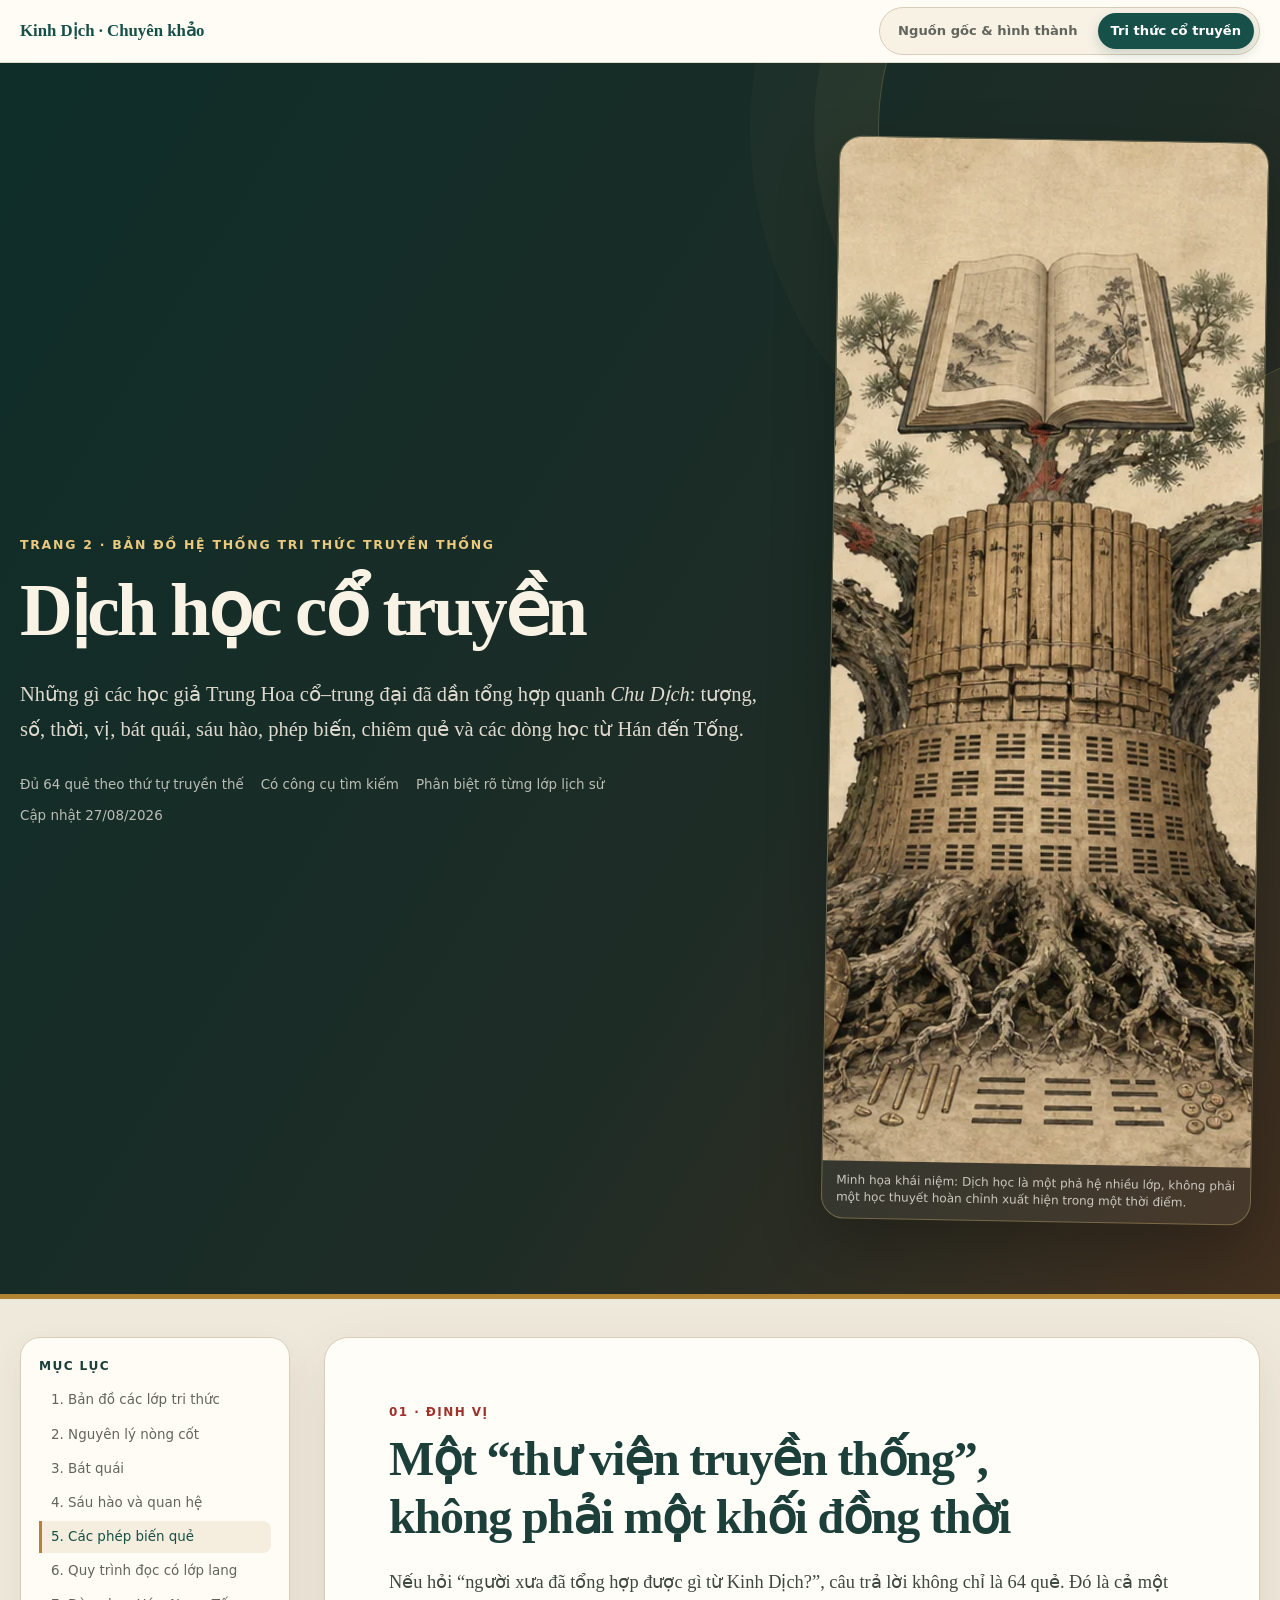
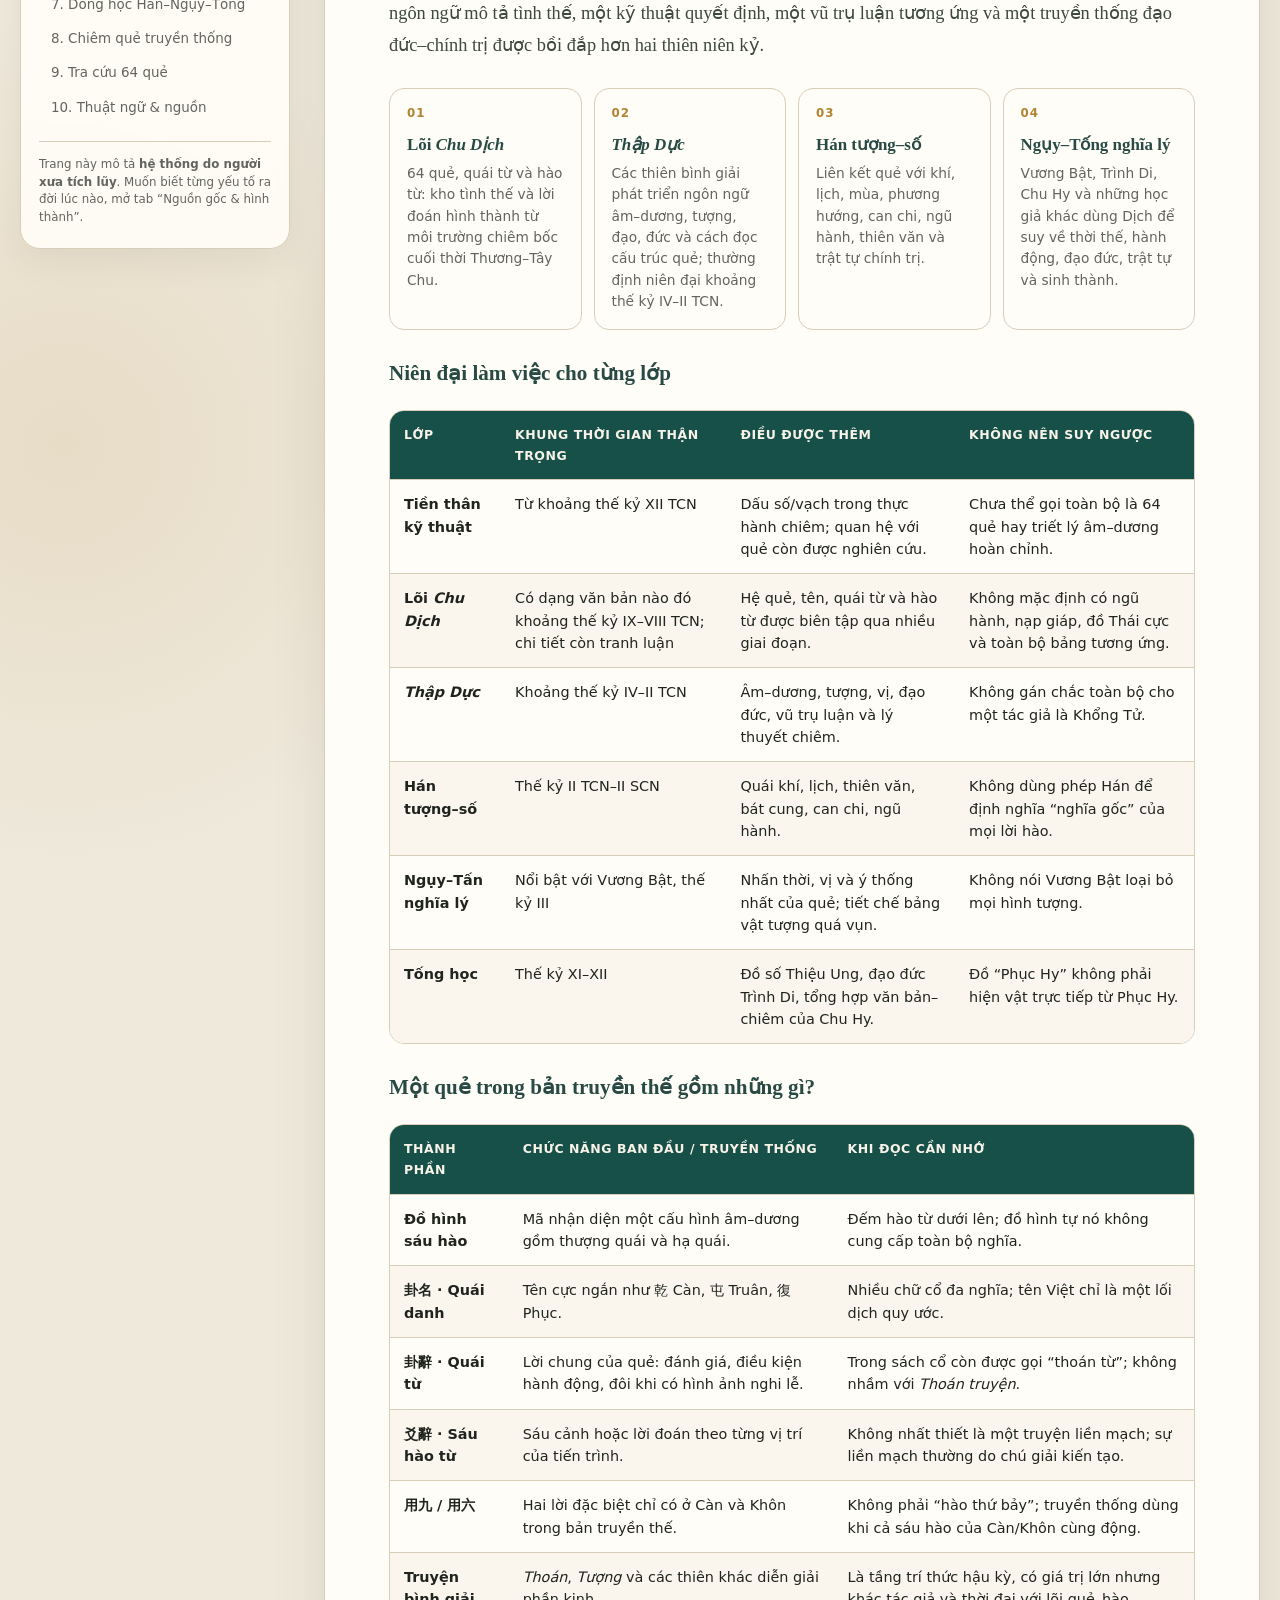
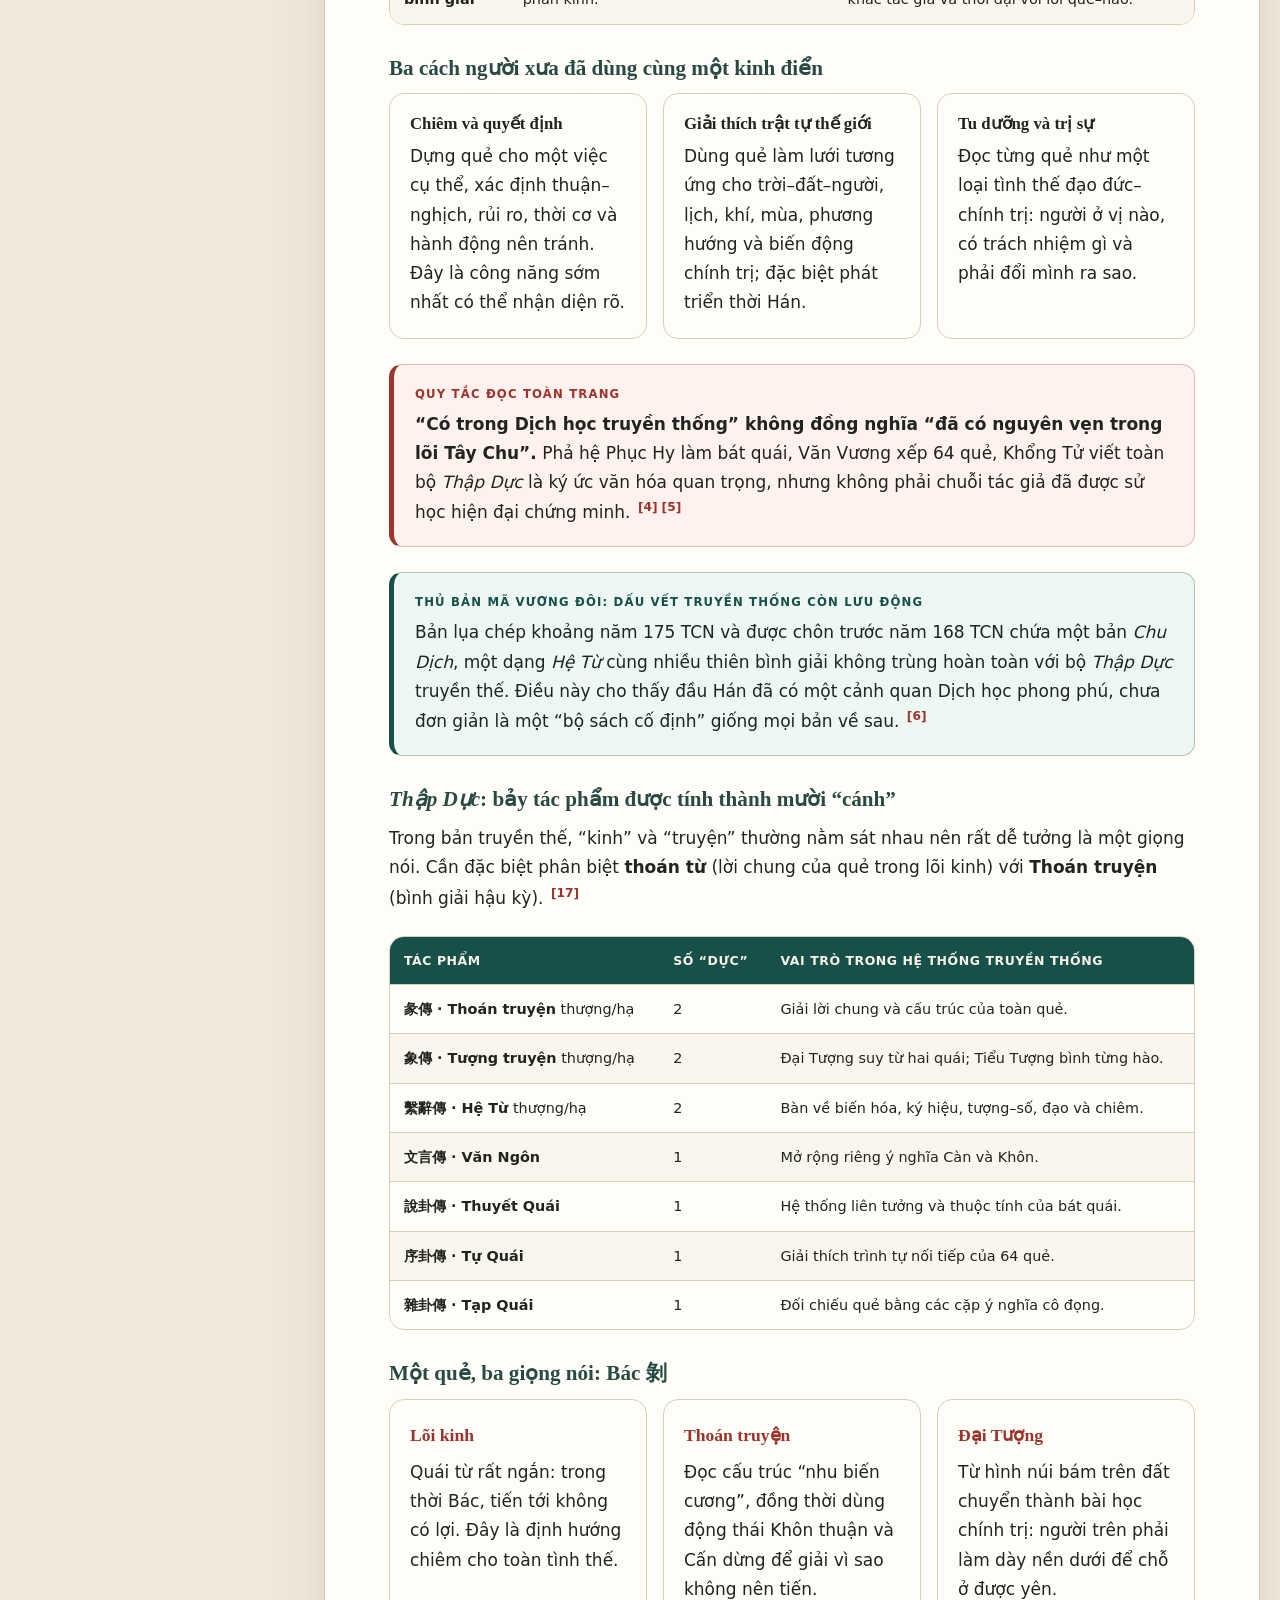
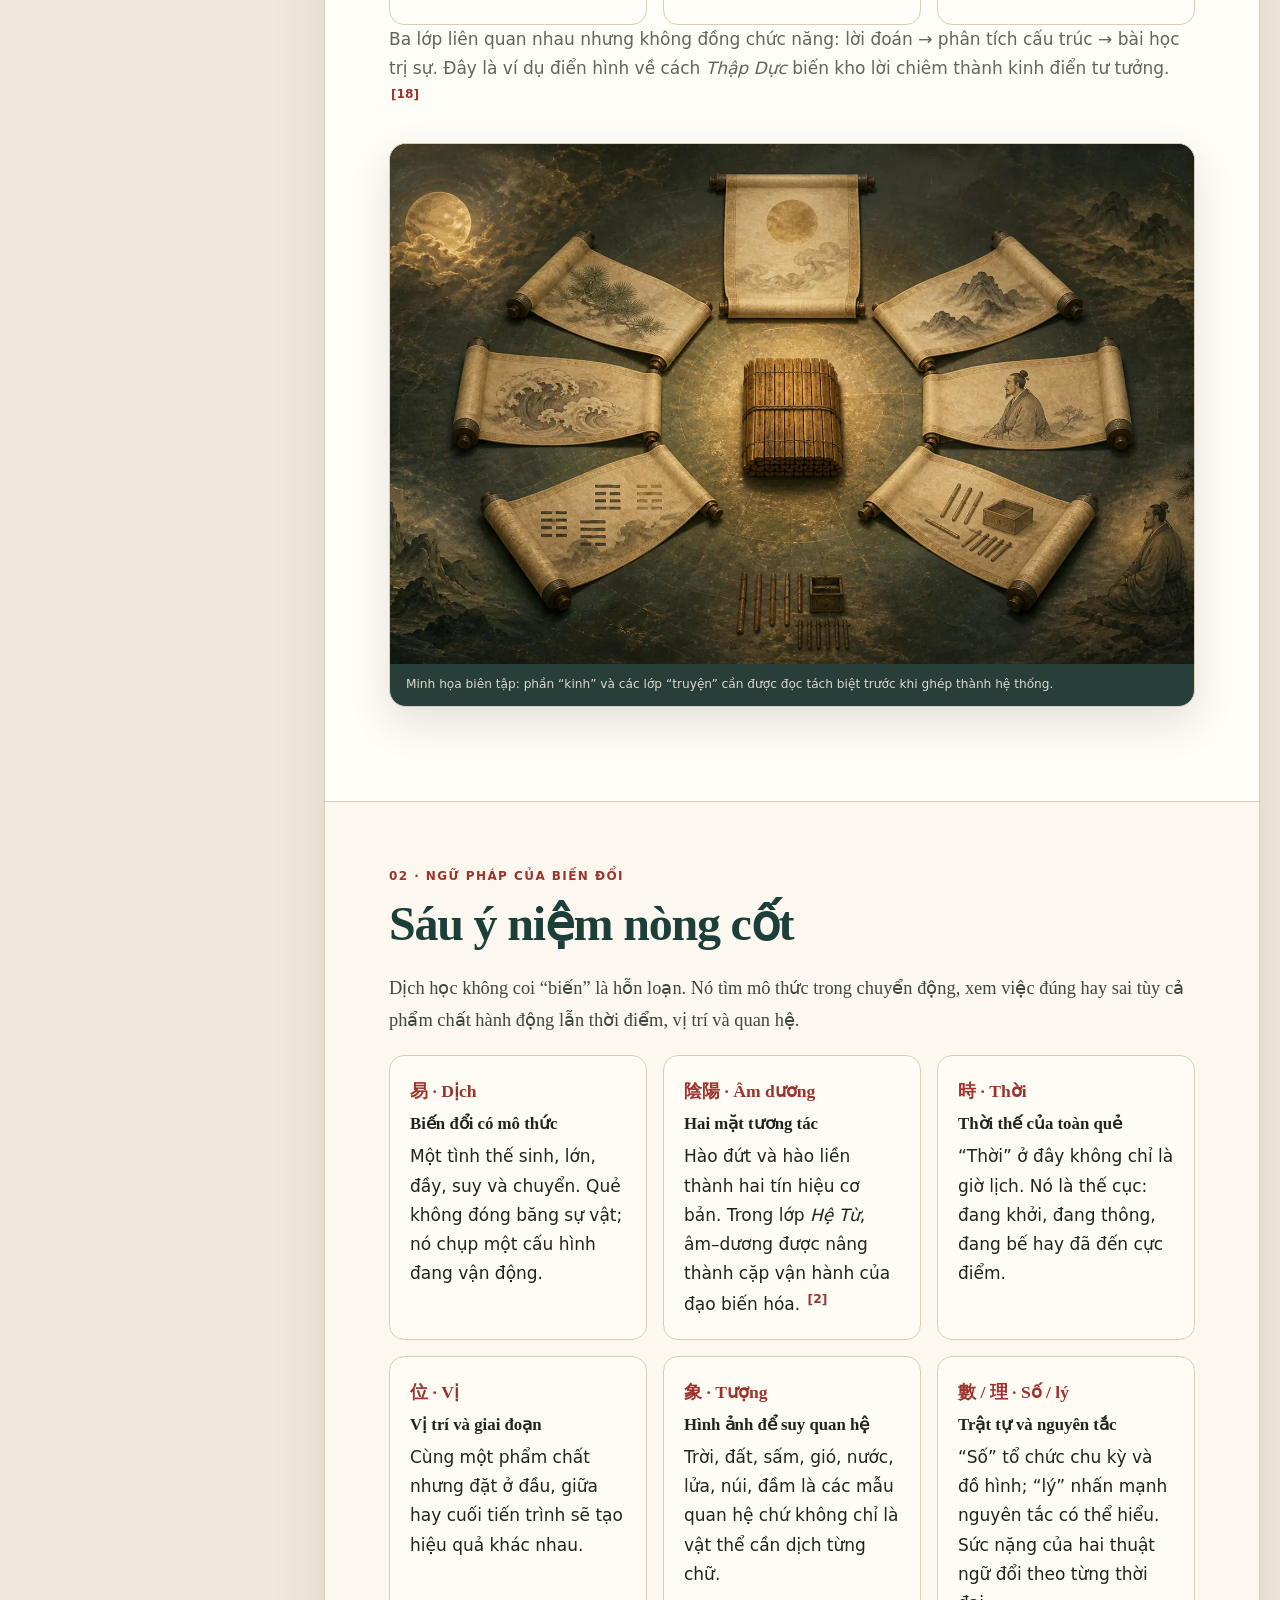
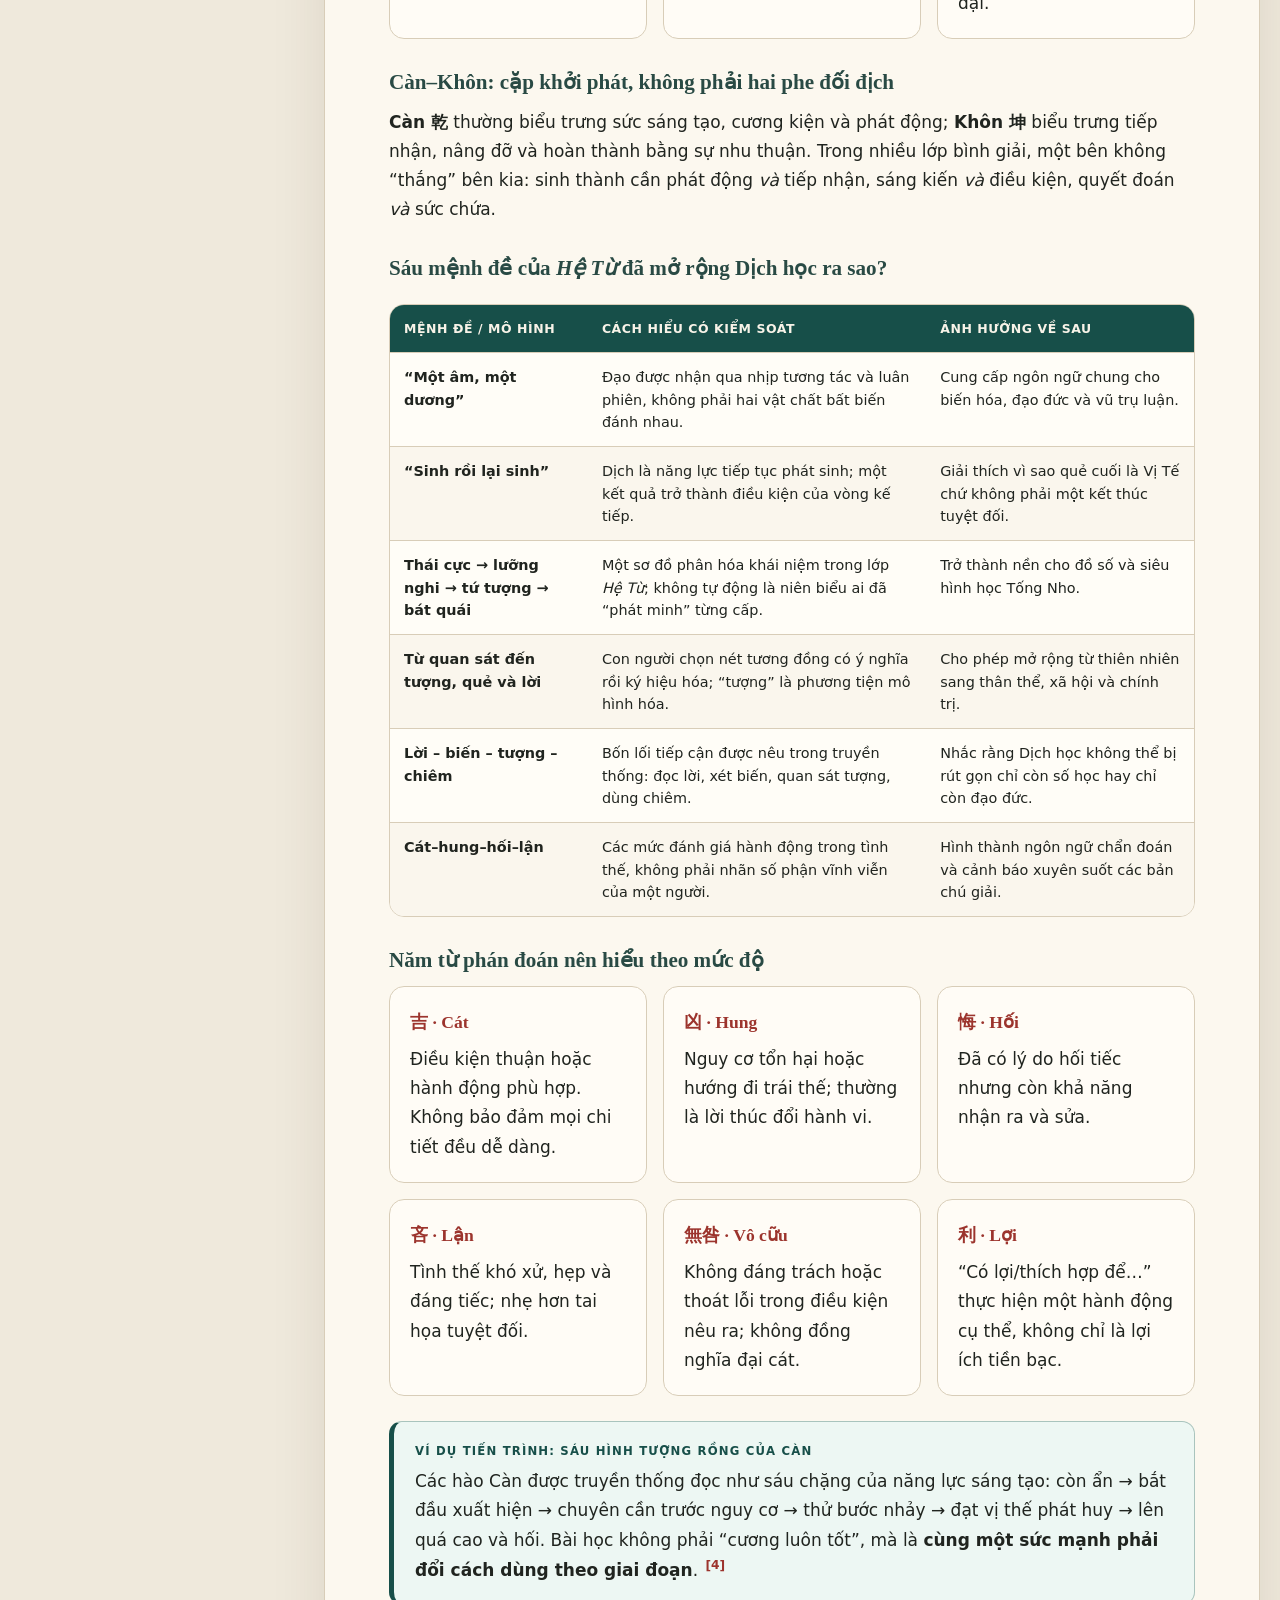
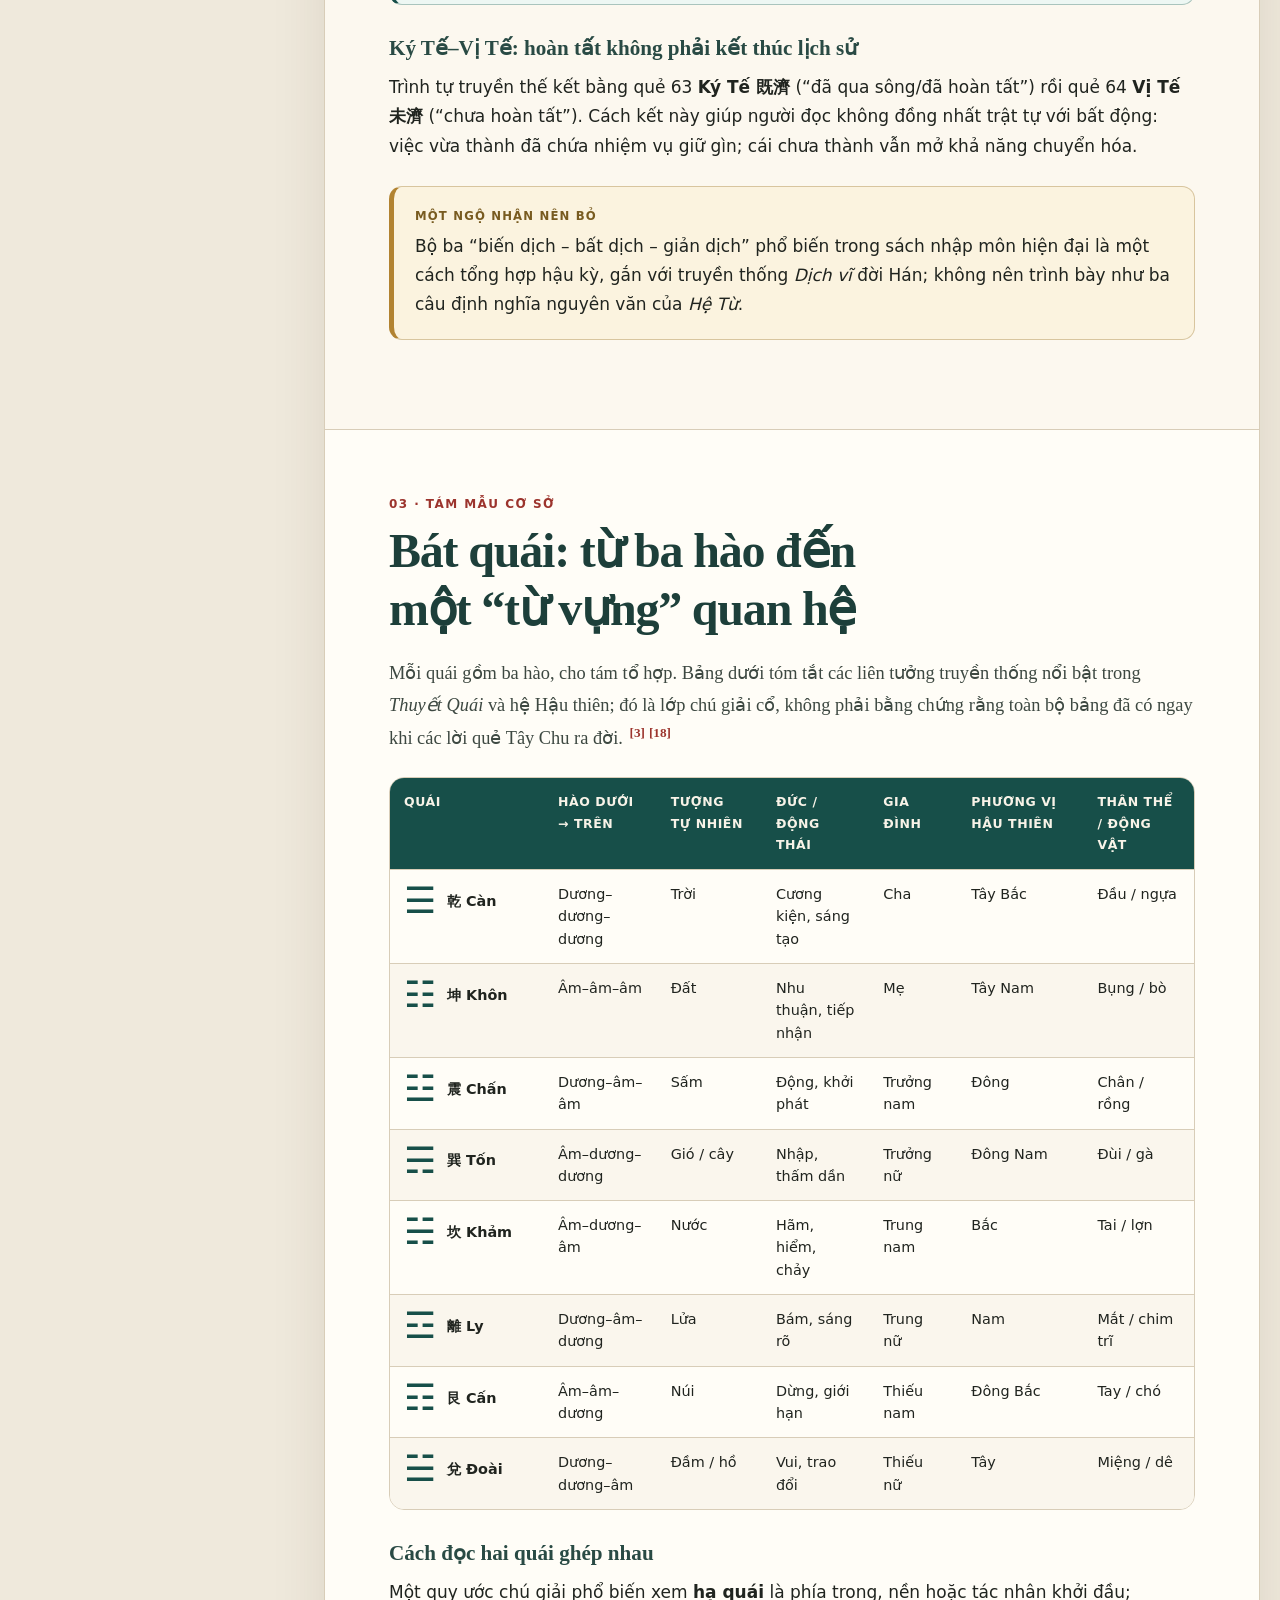
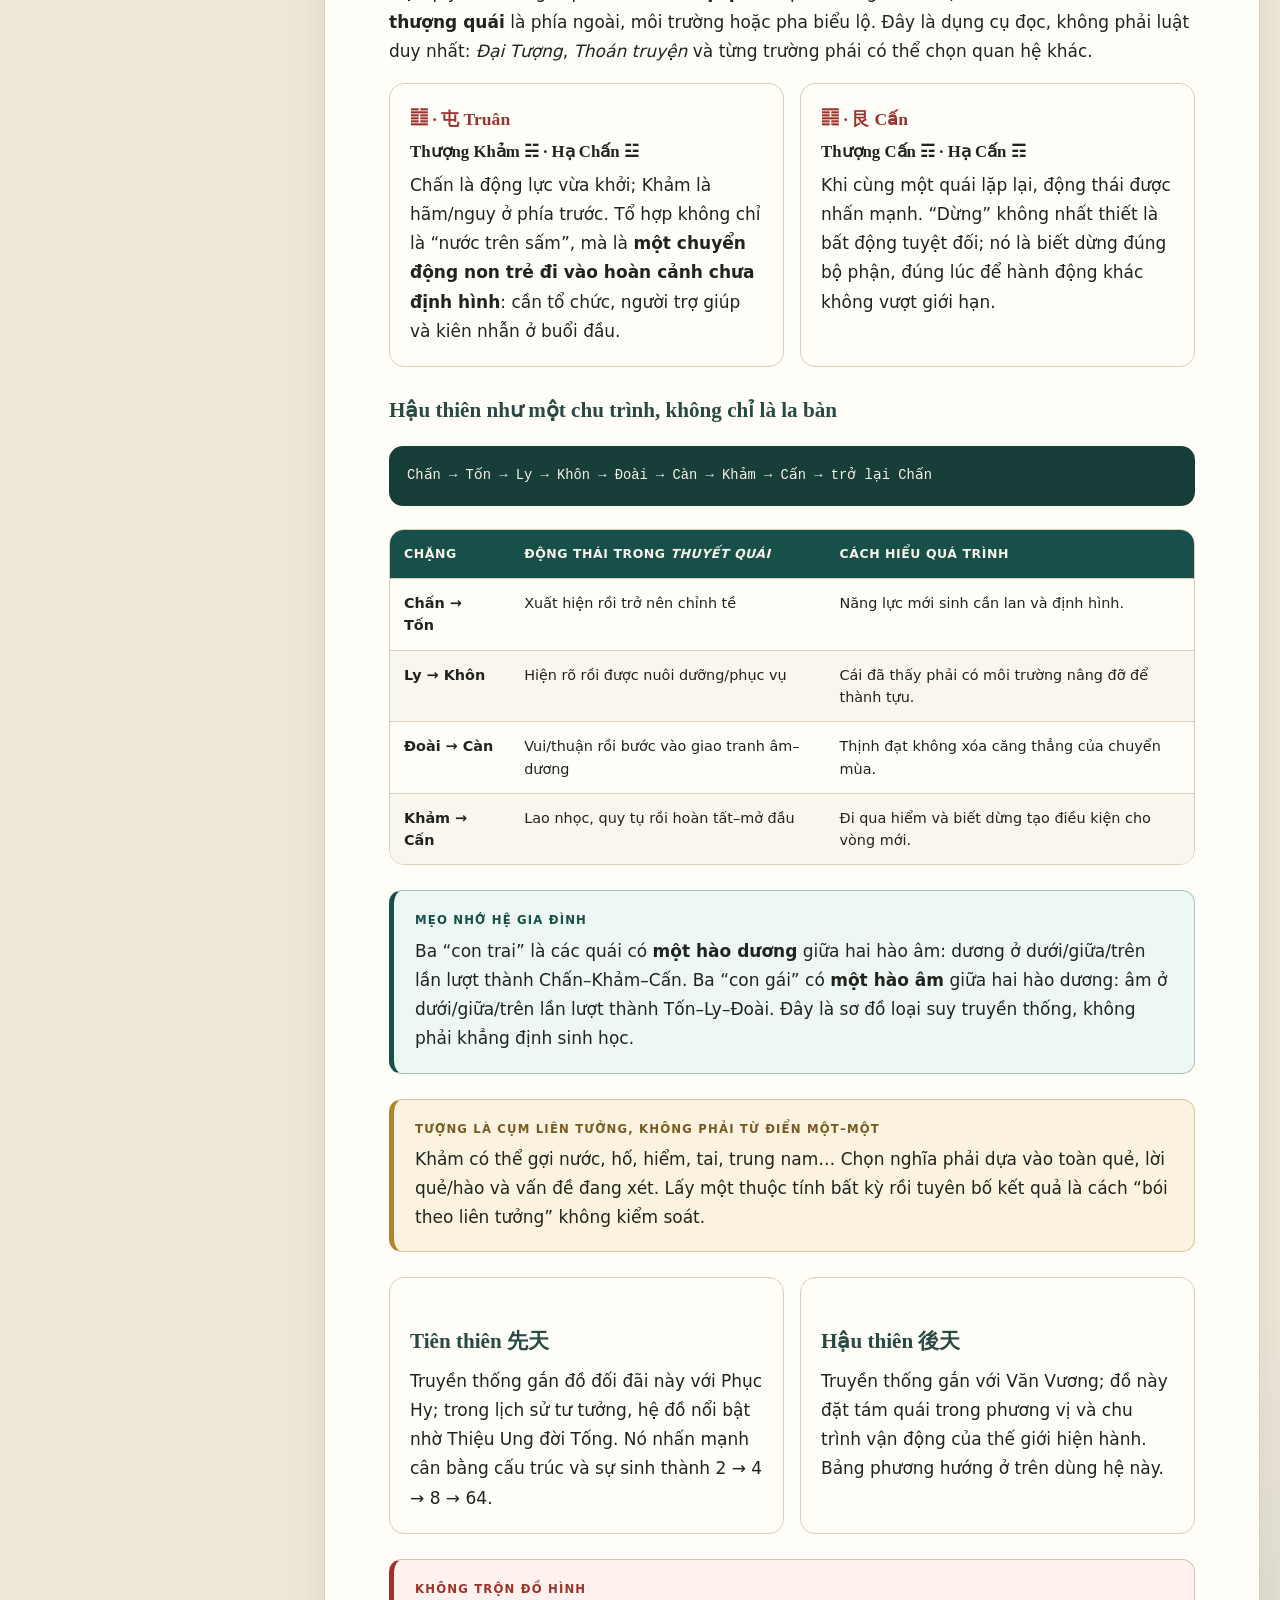
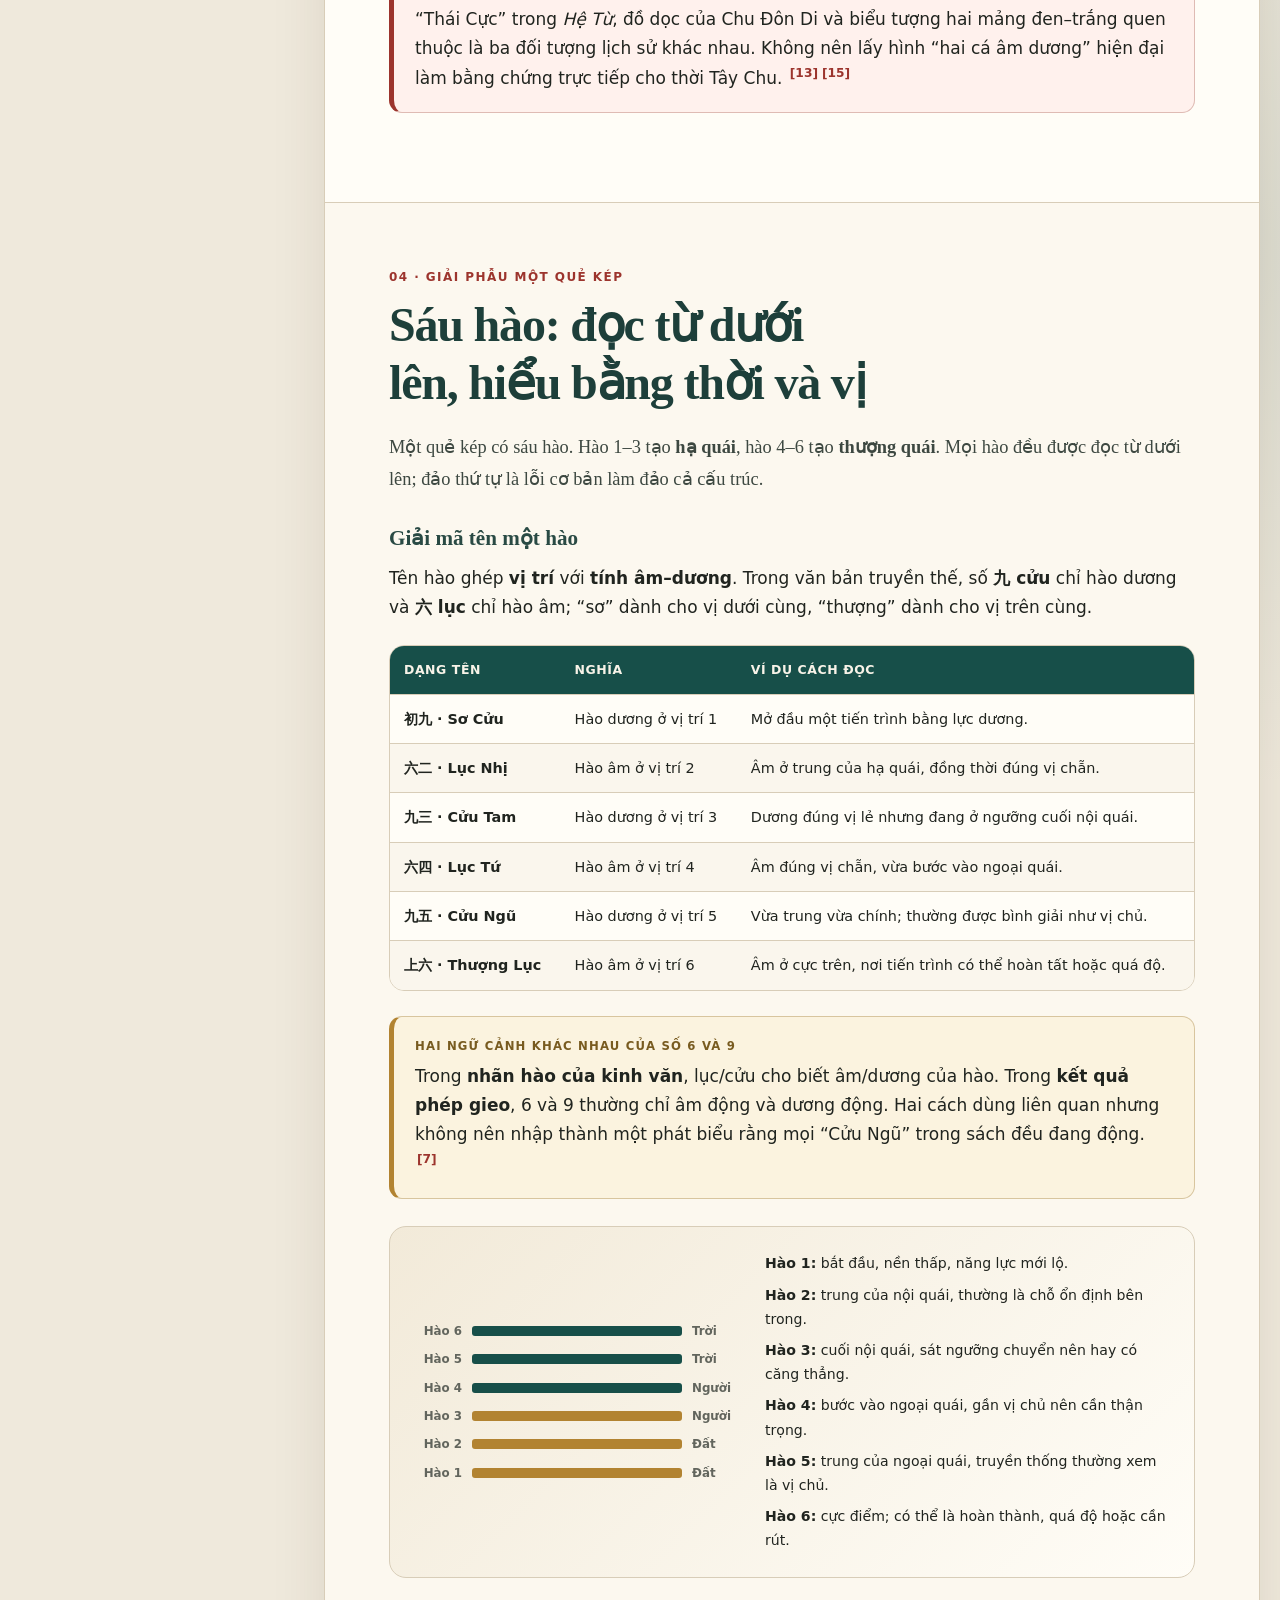
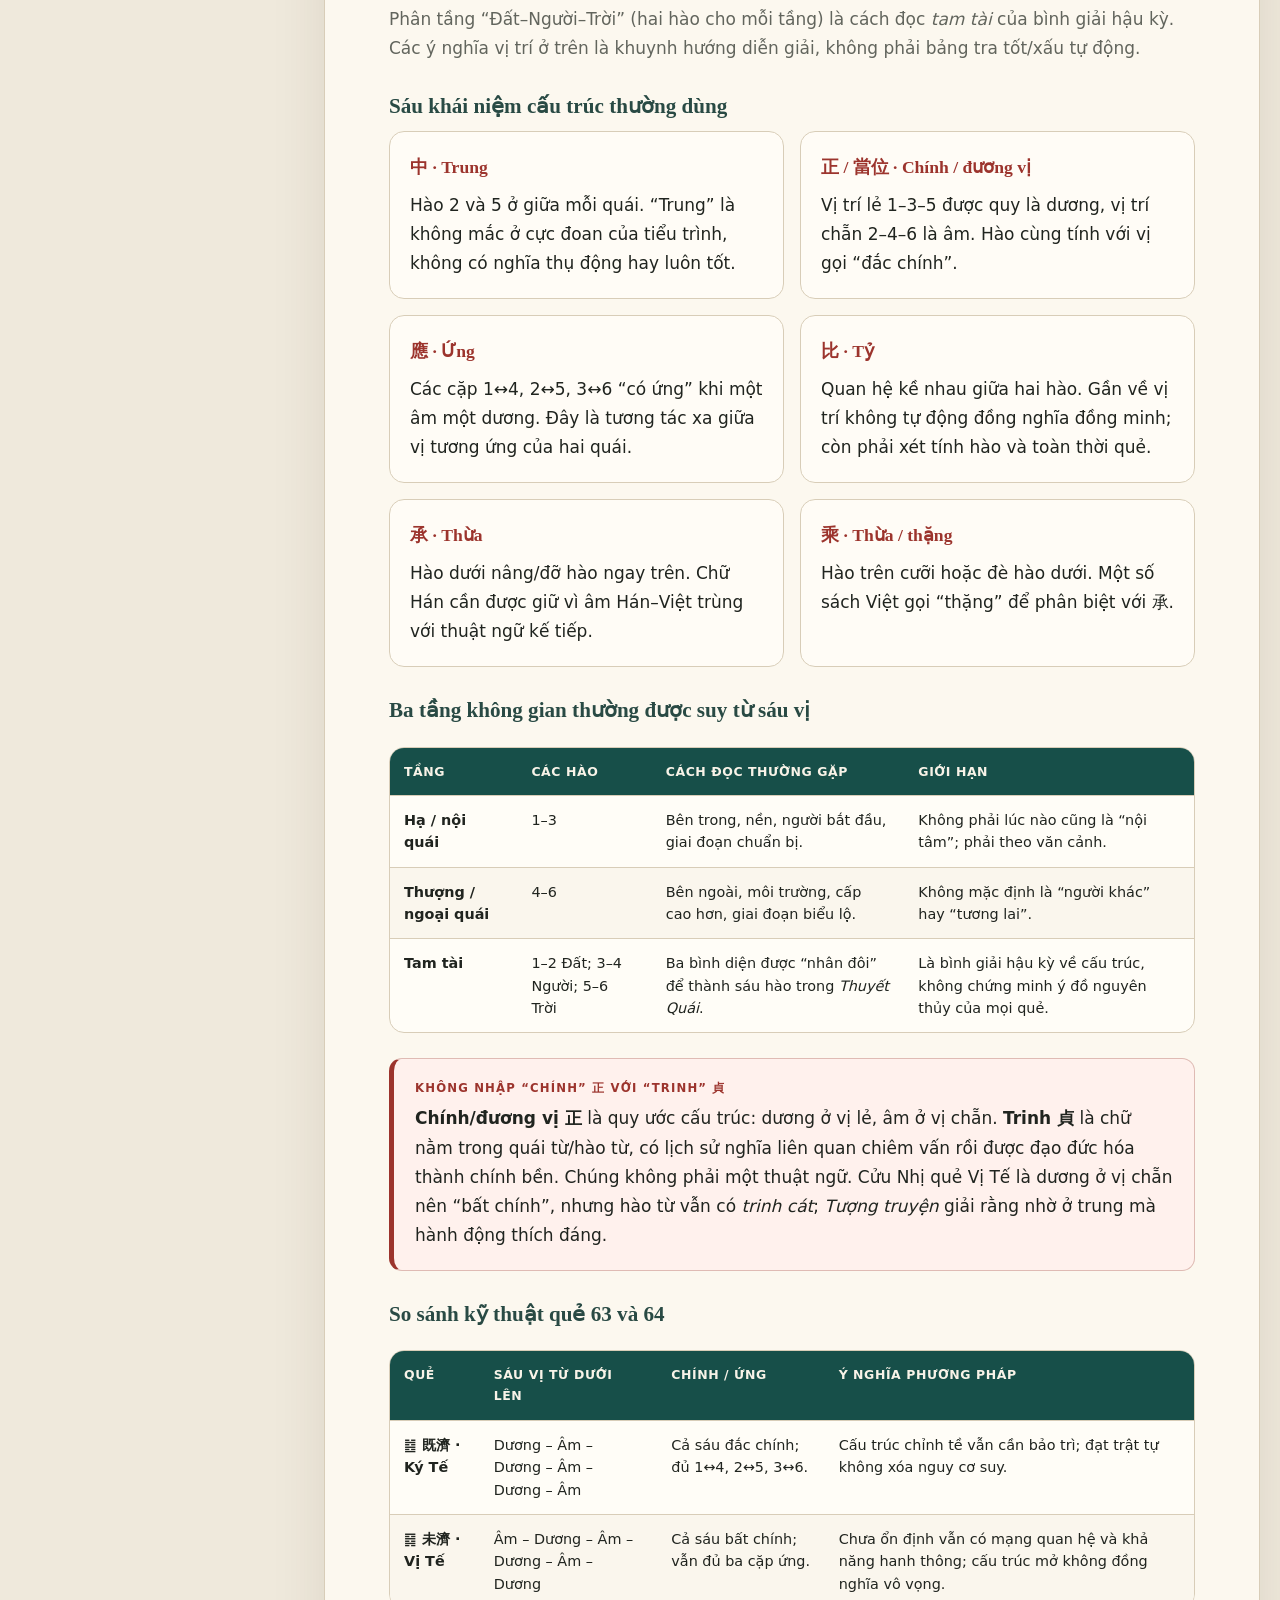
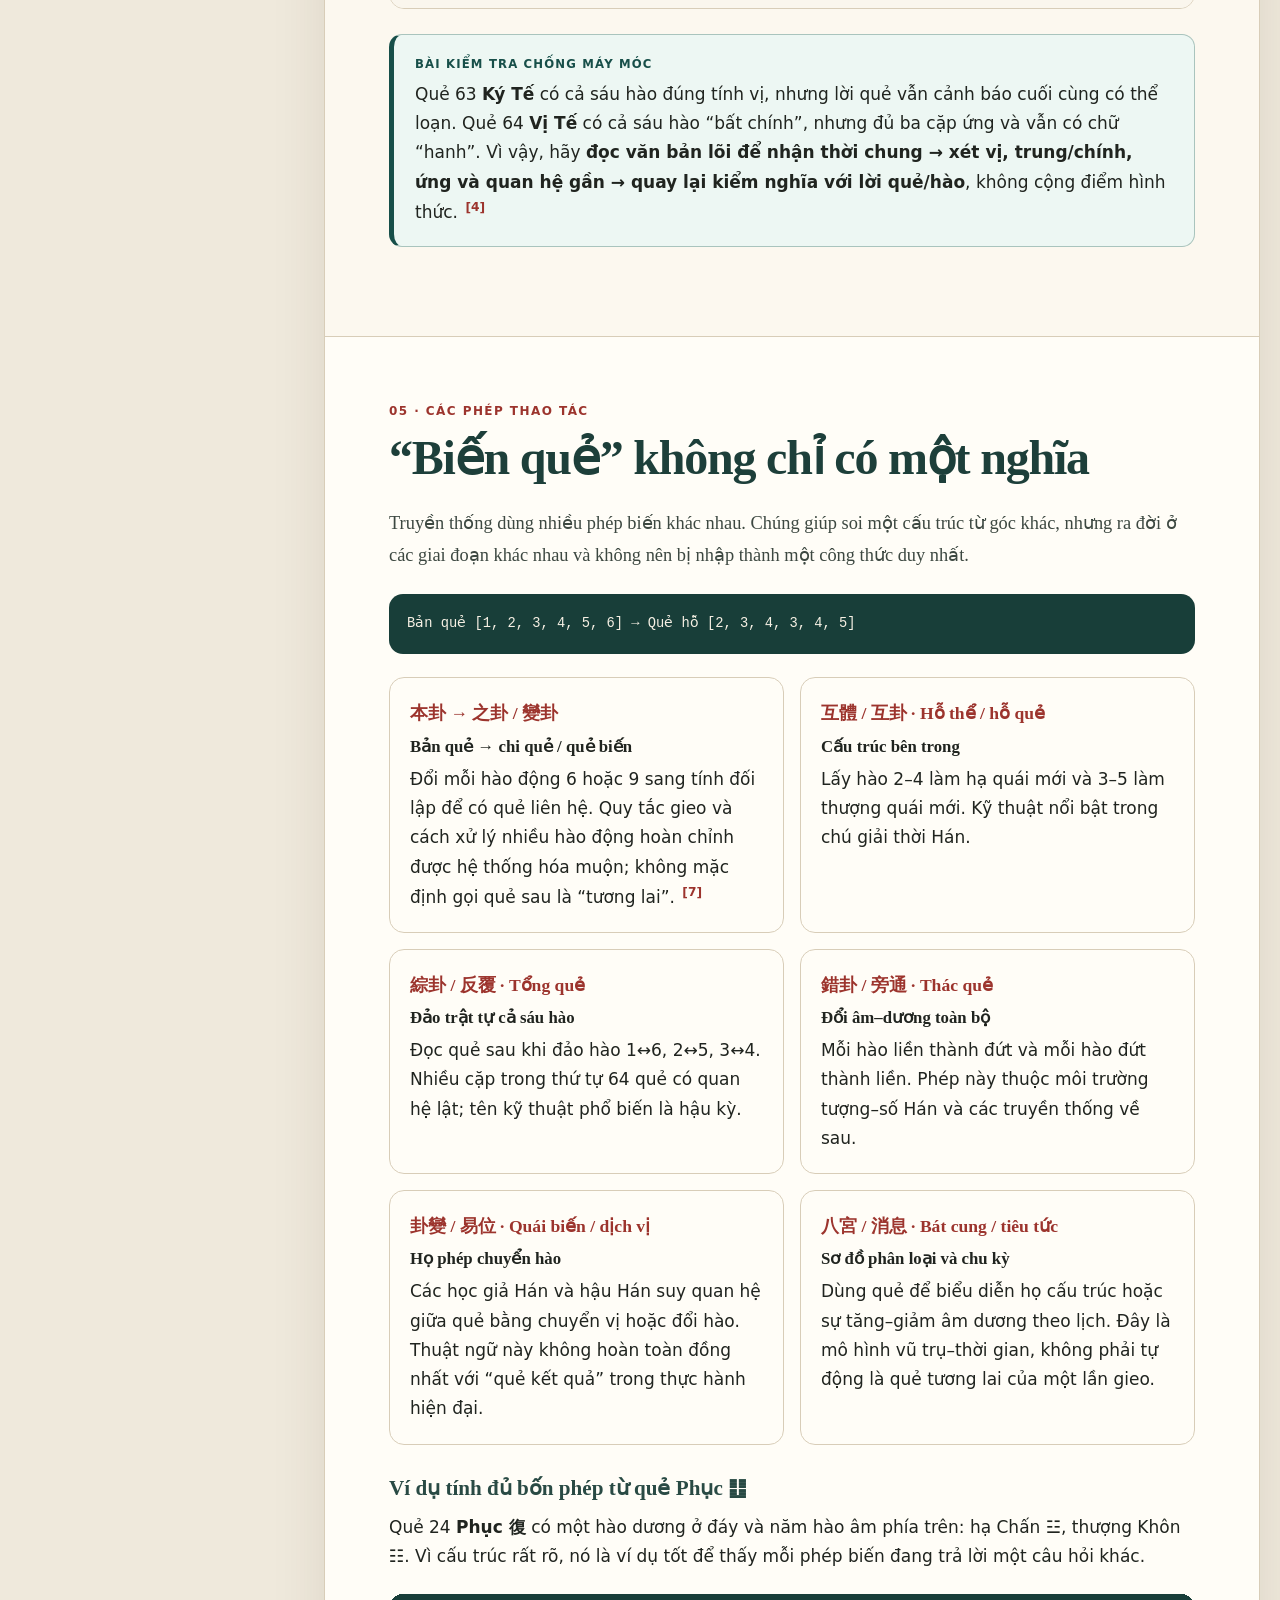
<file: dich-hoc-co-truyen.html>
<!doctype html>
<html lang="vi">
<head>
  <meta charset="utf-8">
  <meta name="viewport" content="width=device-width, initial-scale=1">
  <meta name="description" content="Bản đồ hệ thống tri thức Dịch học cổ truyền: bát quái, sáu hào, thời-vị, phép biến quẻ, các dòng Hán-Ngụy-Tống, cách chiêm và bảng tra cứu 64 quẻ có nguồn.">
  <meta name="color-scheme" content="light dark">
  <title>Dịch học cổ truyền — Hệ thống tri thức người xưa tổng hợp</title>
  <style>
    :root {
      --bg: #efe9dc;
      --paper: #fffdf7;
      --paper-2: #f8f2e5;
      --ink: #20241f;
      --muted: #62655d;
      --line: #d8cdb8;
      --jade: #174f49;
      --jade-2: #236a60;
      --red: #9c342d;
      --gold: #b28331;
      --blue: #34546f;
      --shadow: 0 20px 55px rgba(56, 42, 23, .1);
      --radius: 20px;
      --content: 1240px;
    }

    * { box-sizing: border-box; }

    html {
      scroll-behavior: smooth;
      scroll-padding-top: 92px;
    }

    body {
      margin: 0;
      color: var(--ink);
      background:
        radial-gradient(circle at 5% 5%, rgba(178, 131, 49, .13), transparent 27rem),
        radial-gradient(circle at 96% 28%, rgba(23, 79, 73, .09), transparent 34rem),
        var(--bg);
      font-family: Inter, ui-sans-serif, system-ui, -apple-system, BlinkMacSystemFont, "Segoe UI", sans-serif;
      font-size: 17px;
      line-height: 1.72;
      text-rendering: optimizeLegibility;
    }

    a {
      color: var(--red);
      text-decoration-thickness: 1px;
      text-underline-offset: 3px;
    }

    a:hover { color: #c04b3f; }
    img { max-width: 100%; }
    button, input, select { font: inherit; }

    .progress {
      position: fixed;
      inset: 0 0 auto 0;
      z-index: 120;
      height: 4px;
      pointer-events: none;
    }

    .progress span {
      display: block;
      width: 0;
      height: 100%;
      background: linear-gradient(90deg, var(--gold), var(--red));
    }

    .page-tabs {
      position: sticky;
      top: 0;
      z-index: 100;
      border-bottom: 1px solid rgba(216, 205, 184, .7);
      background: rgba(255, 253, 247, .92);
      backdrop-filter: blur(14px);
    }

    .page-tabs nav {
      width: min(calc(100% - 32px), var(--content));
      min-height: 62px;
      margin: 0 auto;
      display: flex;
      align-items: center;
      justify-content: space-between;
      gap: 18px;
    }

    .brand {
      color: var(--jade);
      font-family: Georgia, "Times New Roman", serif;
      font-size: 1.05rem;
      font-weight: 700;
      text-decoration: none;
      white-space: nowrap;
    }

    .tab-list {
      display: flex;
      gap: 7px;
      padding: 5px;
      border: 1px solid var(--line);
      border-radius: 999px;
      background: var(--paper-2);
    }

    .tab-list a {
      padding: 7px 13px;
      color: var(--muted);
      border-radius: 999px;
      font-size: .82rem;
      font-weight: 720;
      text-decoration: none;
      white-space: nowrap;
    }

    .tab-list a:hover { color: var(--jade); }
    .tab-list a[aria-current="page"] {
      color: #fff;
      background: var(--jade);
      box-shadow: 0 5px 14px rgba(23, 79, 73, .2);
    }

    .hero {
      position: relative;
      overflow: hidden;
      color: #f9f3e6;
      background:
        linear-gradient(122deg, rgba(14, 45, 41, .99), rgba(31, 43, 37, .95) 61%, rgba(68, 47, 30, .95)),
        #173c37;
      border-bottom: 5px solid var(--gold);
    }

    .hero::before {
      position: absolute;
      right: -9rem;
      top: -13rem;
      width: 34rem;
      height: 34rem;
      content: "";
      border: 1px solid rgba(235, 204, 132, .24);
      border-radius: 50%;
      box-shadow: 0 0 0 4rem rgba(235, 204, 132, .045), 0 0 0 8rem rgba(235, 204, 132, .025);
    }

    .hero-inner {
      position: relative;
      z-index: 1;
      width: min(calc(100% - 40px), var(--content));
      margin: 0 auto;
      padding: 76px 0 72px;
      display: grid;
      grid-template-columns: minmax(0, 1fr) minmax(300px, 430px);
      gap: 70px;
      align-items: center;
    }

    .eyebrow {
      margin: 0 0 12px;
      color: #e9c97d;
      font-size: .78rem;
      font-weight: 800;
      letter-spacing: .14em;
      text-transform: uppercase;
    }

    h1, h2, h3, h4 {
      font-family: Georgia, "Times New Roman", serif;
      line-height: 1.2;
      text-wrap: balance;
    }

    h1 {
      max-width: 770px;
      margin: 0;
      font-size: clamp(2.45rem, 5.7vw, 5rem);
      font-weight: 610;
      letter-spacing: -.038em;
    }

    .hero-deck {
      max-width: 780px;
      margin: 22px 0 0;
      color: #ded9ce;
      font-family: Georgia, "Times New Roman", serif;
      font-size: clamp(1.04rem, 1.8vw, 1.28rem);
    }

    .hero-meta {
      display: flex;
      flex-wrap: wrap;
      gap: 8px 17px;
      margin-top: 26px;
      color: #babdb4;
      font-size: .84rem;
    }

    .hero-art {
      margin: 0;
      overflow: hidden;
      border: 1px solid rgba(235, 204, 132, .33);
      border-radius: 23px;
      background: rgba(255, 255, 255, .05);
      box-shadow: 0 24px 60px rgba(0, 0, 0, .25);
      transform: rotate(1deg);
    }

    .hero-art img {
      display: block;
      width: 100%;
      aspect-ratio: 4 / 3;
      object-fit: cover;
      filter: sepia(.08) saturate(.82) contrast(1.04);
    }

    .hero-art figcaption {
      padding: 11px 14px;
      color: #cbc7bd;
      font-size: .75rem;
      line-height: 1.45;
    }

    .page-shell {
      width: min(calc(100% - 40px), var(--content));
      margin: 38px auto 90px;
      display: grid;
      grid-template-columns: 270px minmax(0, 1fr);
      gap: 34px;
      align-items: start;
    }

    .toc {
      position: sticky;
      top: 86px;
      padding: 21px 18px;
      border: 1px solid var(--line);
      border-radius: var(--radius);
      background: rgba(255, 253, 247, .93);
      box-shadow: 0 12px 35px rgba(55, 43, 26, .07);
      backdrop-filter: blur(11px);
    }

    .toc h2 {
      margin: 0 0 11px;
      font-family: Inter, ui-sans-serif, system-ui, sans-serif;
      font-size: .76rem;
      letter-spacing: .11em;
      text-transform: uppercase;
    }

    .toc ol { margin: 0; padding: 0; list-style: none; }
    .toc li + li { margin-top: 2px; }

    .toc a {
      display: block;
      padding: 7px 9px;
      color: var(--muted);
      border-left: 3px solid transparent;
      border-radius: 0 8px 8px 0;
      font-size: .84rem;
      line-height: 1.35;
      text-decoration: none;
    }

    .toc a:hover,
    .toc a.active {
      color: var(--jade);
      border-left-color: var(--gold);
      background: #f5eddd;
    }

    .toc-note {
      margin: 17px 0 0;
      padding-top: 14px;
      color: var(--muted);
      border-top: 1px solid var(--line);
      font-size: .74rem;
      line-height: 1.5;
    }

    article {
      overflow: hidden;
      border: 1px solid var(--line);
      border-radius: 24px;
      background: var(--paper);
      box-shadow: var(--shadow);
    }

    .chapter {
      padding: clamp(34px, 5vw, 64px);
      scroll-margin-top: 88px;
    }

    .chapter + .chapter { border-top: 1px solid var(--line); }
    .chapter:nth-child(even) { background: rgba(248, 242, 229, .48); }

    .section-kicker {
      margin: 0 0 8px;
      color: var(--red);
      font-size: .75rem;
      font-weight: 800;
      letter-spacing: .12em;
      text-transform: uppercase;
    }

    h2 {
      margin: 0 0 21px;
      color: #1d3f3a;
      font-size: clamp(1.8rem, 4vw, 3rem);
      font-weight: 620;
      letter-spacing: -.025em;
    }

    h3 {
      margin: 31px 0 12px;
      color: #294a44;
      font-size: 1.32rem;
    }

    h4 { margin: 0 0 8px; font-size: 1.05rem; }
    p { margin: 0 0 1em; }
    .lead { color: #3d4841; font-family: Georgia, serif; font-size: 1.15rem; }
    .muted { color: var(--muted); }

    .cite {
      padding: 0 2px;
      color: var(--red);
      font-size: .72em;
      font-weight: 800;
      text-decoration: none;
      vertical-align: super;
    }

    .callout {
      margin: 25px 0;
      padding: 19px 21px;
      border: 1px solid #d8c59e;
      border-left: 5px solid var(--gold);
      border-radius: 13px;
      background: #fbf3df;
    }

    .callout.warning {
      border-color: #dfbbb4;
      border-left-color: var(--red);
      background: #fff1ed;
    }

    .callout.jade {
      border-color: #a9c4bd;
      border-left-color: var(--jade);
      background: #edf7f3;
    }

    .callout p:last-child { margin-bottom: 0; }
    .callout-label {
      display: block;
      margin-bottom: 6px;
      color: #785b20;
      font-size: .73rem;
      font-weight: 820;
      letter-spacing: .1em;
      text-transform: uppercase;
    }

    .warning .callout-label { color: var(--red); }
    .jade .callout-label { color: var(--jade); }

    .grid { display: grid; gap: 16px; }
    .grid.two { grid-template-columns: repeat(2, minmax(0, 1fr)); }
    .grid.three { grid-template-columns: repeat(3, minmax(0, 1fr)); }

    .card {
      padding: 20px;
      border: 1px solid var(--line);
      border-radius: 15px;
      background: rgba(255, 253, 247, .86);
    }

    .card p:last-child { margin-bottom: 0; }
    .term {
      display: inline-block;
      margin-bottom: 8px;
      color: var(--red);
      font-family: Georgia, serif;
      font-size: 1.1rem;
      font-weight: 700;
    }

    .layer-grid {
      display: grid;
      grid-template-columns: repeat(4, minmax(0, 1fr));
      gap: 12px;
      margin: 26px 0;
      counter-reset: layer;
    }

    .layer {
      position: relative;
      min-height: 175px;
      padding: 46px 17px 17px;
      border: 1px solid var(--line);
      border-radius: 15px;
      background: var(--paper);
      counter-increment: layer;
    }

    .layer::before {
      position: absolute;
      left: 17px;
      top: 14px;
      content: "0" counter(layer);
      color: var(--gold);
      font-size: .74rem;
      font-weight: 850;
      letter-spacing: .08em;
    }

    .layer h3 { margin: 0 0 8px; font-size: 1.06rem; }
    .layer p { margin: 0; color: var(--muted); font-size: .86rem; line-height: 1.55; }

    .chapter-visual {
      margin: 30px 0;
      overflow: hidden;
      border: 1px solid var(--line);
      border-radius: 17px;
      background: #283e39;
      box-shadow: 0 16px 40px rgba(48, 36, 21, .13);
    }

    .chapter-visual img {
      display: block;
      width: 100%;
      max-height: 520px;
      object-fit: cover;
    }

    .chapter-visual figcaption {
      padding: 12px 16px;
      color: #ddd8ce;
      font-size: .76rem;
      line-height: 1.45;
    }

    .table-wrap {
      margin: 23px 0;
      overflow-x: auto;
      border: 1px solid var(--line);
      border-radius: 15px;
      background: var(--paper);
    }

    table { width: 100%; border-collapse: collapse; min-width: 680px; }
    th, td {
      padding: 13px 14px;
      text-align: left;
      vertical-align: top;
      border-bottom: 1px solid var(--line);
    }

    th {
      color: #f8f3e8;
      background: var(--jade);
      font-size: .78rem;
      letter-spacing: .045em;
      text-transform: uppercase;
    }

    tbody tr:last-child td { border-bottom: 0; }
    tbody tr:nth-child(even) { background: #faf6ed; }
    td { font-size: .9rem; line-height: 1.55; }

    .trigram {
      display: flex;
      align-items: center;
      gap: 11px;
      min-width: 126px;
    }

    .trigram-symbol {
      color: var(--jade);
      font-family: "Apple Symbols", "Segoe UI Symbol", "Noto Sans Symbols 2", sans-serif;
      font-size: 2.25rem;
      line-height: 1;
    }

    .line-layout {
      margin: 27px 0;
      padding: 24px;
      display: grid;
      grid-template-columns: minmax(220px, 320px) minmax(0, 1fr);
      gap: 31px;
      align-items: center;
      border: 1px solid var(--line);
      border-radius: 17px;
      background: linear-gradient(135deg, #f2ead9, #fffdf7);
    }

    .six-lines { display: grid; gap: 8px; }
    .line-row {
      display: grid;
      grid-template-columns: 48px 1fr 42px;
      gap: 10px;
      align-items: center;
      font-size: .74rem;
      font-weight: 760;
    }

    .line-row .bar {
      height: 10px;
      border-radius: 3px;
      background: var(--jade);
    }

    .line-row.lower .bar { background: var(--gold); }
    .line-row .pos { color: var(--muted); text-align: right; }
    .line-row .realm { color: var(--muted); }

    .line-key { display: grid; gap: 7px; }
    .line-key p { margin: 0; font-size: .88rem; }

    .formula {
      margin: 23px 0;
      padding: 18px;
      overflow-x: auto;
      color: #f6f0e4;
      border-radius: 14px;
      background: #183e39;
      font-family: ui-monospace, SFMono-Regular, Menlo, Consolas, monospace;
      font-size: .86rem;
      line-height: 1.75;
      white-space: nowrap;
    }

    .process {
      display: grid;
      gap: 12px;
      margin: 24px 0;
      counter-reset: step;
    }

    .process-step {
      position: relative;
      padding: 17px 18px 17px 58px;
      border: 1px solid var(--line);
      border-radius: 13px;
      background: var(--paper);
      counter-increment: step;
    }

    .process-step::before {
      position: absolute;
      left: 16px;
      top: 16px;
      width: 28px;
      height: 28px;
      content: counter(step);
      display: grid;
      place-items: center;
      color: #fff;
      border-radius: 50%;
      background: var(--red);
      font-size: .78rem;
      font-weight: 800;
    }

    .process-step strong { color: var(--jade); }

    .school-table td:first-child { min-width: 145px; font-weight: 760; color: var(--jade); }

    .hex-controls {
      position: sticky;
      top: 73px;
      z-index: 20;
      margin: 23px 0 18px;
      padding: 14px;
      display: grid;
      grid-template-columns: minmax(210px, 1fr) 155px 155px auto;
      gap: 9px;
      border: 1px solid var(--line);
      border-radius: 15px;
      background: rgba(255, 253, 247, .94);
      box-shadow: 0 9px 24px rgba(54, 42, 25, .08);
      backdrop-filter: blur(10px);
    }

    .hex-controls input,
    .hex-controls select,
    .hex-controls button {
      min-width: 0;
      padding: 10px 12px;
      color: var(--ink);
      border: 1px solid var(--line);
      border-radius: 9px;
      background: #fffdf7;
      font-size: .84rem;
    }

    .hex-controls input:focus,
    .hex-controls select:focus {
      outline: 3px solid rgba(35, 106, 96, .16);
      border-color: var(--jade-2);
    }

    .hex-controls button {
      color: #fff;
      border-color: var(--jade);
      background: var(--jade);
      cursor: pointer;
      font-weight: 750;
    }

    .hex-status {
      margin: 0 0 14px;
      color: var(--muted);
      font-size: .82rem;
    }

    .hex-grid {
      display: grid;
      grid-template-columns: repeat(4, minmax(0, 1fr));
      gap: 11px;
    }

    .hex-card {
      min-height: 174px;
      padding: 16px;
      display: grid;
      grid-template-columns: 49px minmax(0, 1fr);
      gap: 12px;
      border: 1px solid var(--line);
      border-radius: 13px;
      background: var(--paper);
      transition: transform .16s ease, border-color .16s ease, box-shadow .16s ease;
    }

    .hex-card:hover {
      z-index: 1;
      border-color: #b7a47e;
      box-shadow: 0 12px 28px rgba(50, 38, 20, .1);
      transform: translateY(-2px);
    }

    .hex-symbol {
      color: var(--jade);
      font-family: "Apple Symbols", "Segoe UI Symbol", "Noto Sans Symbols 2", sans-serif;
      font-size: 2.8rem;
      line-height: 1;
    }

    .hex-no {
      display: block;
      margin-top: 8px;
      color: var(--muted);
      font-size: .69rem;
      font-weight: 800;
    }

    .hex-card h3 {
      margin: 0 0 4px;
      color: #234b45;
      font-family: Inter, ui-sans-serif, system-ui, sans-serif;
      font-size: .94rem;
      line-height: 1.3;
    }

    .hex-han { color: var(--red); font-family: Georgia, serif; }
    .hex-pair, .hex-theme { margin: 0; font-size: .75rem; line-height: 1.45; }
    .hex-pair { color: var(--muted); }
    .hex-theme { margin-top: 7px; color: #353a35; }
    .empty { grid-column: 1 / -1; padding: 28px; text-align: center; border: 1px dashed var(--line); border-radius: 13px; }

    .glossary {
      display: grid;
      grid-template-columns: repeat(2, minmax(0, 1fr));
      gap: 10px 24px;
      margin: 22px 0 32px;
    }

    .glossary div { padding-bottom: 10px; border-bottom: 1px dotted var(--line); }
    .glossary dt { color: var(--jade); font-weight: 800; }
    .glossary dd { margin: 3px 0 0; color: var(--muted); font-size: .88rem; }

    .references { margin: 0; padding-left: 1.35rem; }
    .references li { padding: 8px 0 11px 5px; border-bottom: 1px dotted var(--line); }
    .references li:last-child { border-bottom: 0; }
    .references .meta { display: block; color: var(--muted); font-size: .82rem; }

    .footer {
      padding: 40px 20px 48px;
      color: #cbc8bd;
      text-align: center;
      background: #183a35;
    }

    .footer p { max-width: 850px; margin: 0 auto 12px; }
    .footer a { color: #efd28b; }

    @media (max-width: 1080px) {
      .hex-grid { grid-template-columns: repeat(3, minmax(0, 1fr)); }
      .layer-grid { grid-template-columns: repeat(2, minmax(0, 1fr)); }
    }

    @media (max-width: 940px) {
      .hero-inner { grid-template-columns: 1fr; gap: 34px; }
      .hero-art { max-width: 620px; transform: none; }
      .page-shell { grid-template-columns: 1fr; }
      .toc { position: static; }
      .toc ol { columns: 2; }
      .hex-controls { top: 69px; grid-template-columns: 1fr 1fr; }
      .hex-controls input { grid-column: 1 / -1; }
      .hex-grid { grid-template-columns: repeat(2, minmax(0, 1fr)); }
    }

    @media (max-width: 680px) {
      body { font-size: 16px; }
      .page-tabs nav { min-height: 70px; align-items: flex-start; flex-direction: column; justify-content: center; gap: 6px; }
      .brand { font-size: .9rem; }
      .tab-list { width: 100%; overflow-x: auto; }
      .tab-list a { flex: 1; text-align: center; }
      .hero-inner, .page-shell { width: min(calc(100% - 24px), var(--content)); }
      .hero-inner { padding: 49px 0 46px; }
      .chapter { padding: 31px 20px; }
      .toc ol { columns: 1; }
      .grid.two, .grid.three, .layer-grid, .glossary { grid-template-columns: 1fr; }
      .line-layout { grid-template-columns: 1fr; padding: 18px; }
      .hex-controls { position: static; grid-template-columns: 1fr; }
      .hex-controls input { grid-column: auto; }
      .hex-grid { grid-template-columns: 1fr; }
      .hex-card { min-height: 145px; }
    }

    @media (prefers-reduced-motion: reduce) {
      html { scroll-behavior: auto; }
      .hex-card { transition: none; }
    }

    @media (prefers-color-scheme: dark) {
      :root {
        --bg: #181b19;
        --paper: #222724;
        --paper-2: #292d29;
        --ink: #ece9df;
        --muted: #b6b8af;
        --line: #45483f;
        --jade: #71b8aa;
        --jade-2: #79c8b9;
        --red: #ef897d;
        --gold: #dab768;
      }
      .page-tabs { background: rgba(30, 34, 31, .94); }
      .tab-list a[aria-current="page"], .hex-controls button { color: #14221f; background: #79c8b9; }
      .chapter:nth-child(even), tbody tr:nth-child(even) { background: rgba(255, 255, 255, .025); }
      .callout { color: #eee5d2; background: #383126; }
      .callout.warning { background: #3b2826; }
      .callout.jade { background: #213733; }
      .line-layout { background: linear-gradient(135deg, #302d26, #222724); }
      .hex-controls input, .hex-controls select { color: var(--ink); background: #252a27; }
    }

    @media print {
      :root { --ink: #111; --muted: #444; --line: #bbb; --paper: #fff; }
      body { background: #fff; font-size: 10pt; }
      .progress, .page-tabs, .toc, .hex-controls, .footer a { display: none !important; }
      .hero { color: #111; background: #fff; border-bottom: 2px solid #111; }
      .hero-inner { width: 100%; padding: 20px 0; display: block; }
      .hero-art { display: none; }
      .hero-deck, .hero-meta, .eyebrow { color: #333; }
      .page-shell { width: 100%; margin: 0; display: block; }
      article { border: 0; box-shadow: none; }
      .chapter { padding: 24px 0; }
      .chapter, .card, .table-wrap { break-inside: avoid; }
      .hex-grid { grid-template-columns: repeat(4, 1fr); }
      .hex-card { min-height: 0; padding: 9px; }
      a { color: #111; text-decoration: none; }
      .references a::after { content: " (" attr(href) ")"; font-size: .72em; }
    }
  </style>
</head>
<body id="top">
  <div class="progress" aria-hidden="true"><span id="reading-progress"></span></div>

  <header class="page-tabs">
    <nav aria-label="Hai trang của chuyên khảo Kinh Dịch">
      <a class="brand" href="index.html">Kinh Dịch · Chuyên khảo</a>
      <div class="tab-list" role="list">
        <a href="index.html" role="listitem">Nguồn gốc &amp; hình thành</a>
        <a href="dich-hoc-co-truyen.html" aria-current="page" role="listitem">Tri thức cổ truyền</a>
      </div>
    </nav>
  </header>

  <section class="hero" aria-labelledby="page-title">
    <div class="hero-inner">
      <div>
        <p class="eyebrow">Trang 2 · Bản đồ hệ thống tri thức truyền thống</p>
        <h1 id="page-title">Dịch học cổ truyền</h1>
        <p class="hero-deck">Những gì các học giả Trung Hoa cổ–trung đại đã dần tổng hợp quanh <em>Chu Dịch</em>: tượng, số, thời, vị, bát quái, sáu hào, phép biến, chiêm quẻ và các dòng học từ Hán đến Tống.</p>
        <div class="hero-meta">
          <span>Đủ 64 quẻ theo thứ tự truyền thế</span>
          <span>Có công cụ tìm kiếm</span>
          <span>Phân biệt rõ từng lớp lịch sử</span>
          <span>Cập nhật 27/08/2026</span>
        </div>
      </div>
      <figure class="hero-art">
        <picture>
          <source srcset="assets/kinh-dich/10-pha-he-ly-thuyet.webp" type="image/webp">
          <img src="assets/kinh-dich/10-pha-he-ly-thuyet.png" alt="Minh họa phả hệ nhiều nhánh của các lý thuyết Dịch học" width="1536" height="1024">
        </picture>
        <figcaption>Minh họa khái niệm: Dịch học là một phả hệ nhiều lớp, không phải một học thuyết hoàn chỉnh xuất hiện trong một thời điểm.</figcaption>
      </figure>
    </div>
  </section>

  <div class="page-shell">
    <aside class="toc" aria-label="Mục lục trang">
      <h2>Mục lục</h2>
      <ol>
        <li><a href="#ban-do">1. Bản đồ các lớp tri thức</a></li>
        <li><a href="#nguyen-ly">2. Nguyên lý nòng cốt</a></li>
        <li><a href="#bat-quai">3. Bát quái</a></li>
        <li><a href="#sau-hao">4. Sáu hào và quan hệ</a></li>
        <li><a href="#bien-que">5. Các phép biến quẻ</a></li>
        <li><a href="#cach-doc">6. Quy trình đọc có lớp lang</a></li>
        <li><a href="#dong-hoc">7. Dòng học Hán–Ngụy–Tống</a></li>
        <li><a href="#chiem-que">8. Chiêm quẻ truyền thống</a></li>
        <li><a href="#sau-muoi-tu-que">9. Tra cứu 64 quẻ</a></li>
        <li><a href="#nguon">10. Thuật ngữ &amp; nguồn</a></li>
      </ol>
      <p class="toc-note">Trang này mô tả <strong>hệ thống do người xưa tích lũy</strong>. Muốn biết từng yếu tố ra đời lúc nào, mở tab “Nguồn gốc &amp; hình thành”.</p>
    </aside>

    <article>
      <section class="chapter" id="ban-do" data-section>
        <p class="section-kicker">01 · Định vị</p>
        <h2>Một “thư viện truyền thống”, không phải một khối đồng thời</h2>
        <p class="lead">Nếu hỏi “người xưa đã tổng hợp được gì từ Kinh Dịch?”, câu trả lời không chỉ là 64 quẻ. Đó là cả một ngôn ngữ mô tả tình thế, một kỹ thuật quyết định, một vũ trụ luận tương ứng và một truyền thống đạo đức–chính trị được bồi đắp hơn hai thiên niên kỷ.</p>

        <div class="layer-grid">
          <div class="layer">
            <h3>Lõi <em>Chu Dịch</em></h3>
            <p>64 quẻ, quái từ và hào từ: kho tình thế và lời đoán hình thành từ môi trường chiêm bốc cuối thời Thương–Tây Chu.</p>
          </div>
          <div class="layer">
            <h3><em>Thập Dực</em></h3>
            <p>Các thiên bình giải phát triển ngôn ngữ âm–dương, tượng, đạo, đức và cách đọc cấu trúc quẻ; thường định niên đại khoảng thế kỷ IV–II TCN.</p>
          </div>
          <div class="layer">
            <h3>Hán tượng–số</h3>
            <p>Liên kết quẻ với khí, lịch, mùa, phương hướng, can chi, ngũ hành, thiên văn và trật tự chính trị.</p>
          </div>
          <div class="layer">
            <h3>Ngụy–Tống nghĩa lý</h3>
            <p>Vương Bật, Trình Di, Chu Hy và những học giả khác dùng Dịch để suy về thời thế, hành động, đạo đức, trật tự và sinh thành.</p>
          </div>
        </div>

        <h3>Niên đại làm việc cho từng lớp</h3>
        <div class="table-wrap">
          <table>
            <thead><tr><th>Lớp</th><th>Khung thời gian thận trọng</th><th>Điều được thêm</th><th>Không nên suy ngược</th></tr></thead>
            <tbody>
              <tr><td><strong>Tiền thân kỹ thuật</strong></td><td>Từ khoảng thế kỷ XII TCN</td><td>Dấu số/vạch trong thực hành chiêm; quan hệ với quẻ còn được nghiên cứu.</td><td>Chưa thể gọi toàn bộ là 64 quẻ hay triết lý âm–dương hoàn chỉnh.</td></tr>
              <tr><td><strong>Lõi <em>Chu Dịch</em></strong></td><td>Có dạng văn bản nào đó khoảng thế kỷ IX–VIII TCN; chi tiết còn tranh luận</td><td>Hệ quẻ, tên, quái từ và hào từ được biên tập qua nhiều giai đoạn.</td><td>Không mặc định có ngũ hành, nạp giáp, đồ Thái cực và toàn bộ bảng tương ứng.</td></tr>
              <tr><td><strong><em>Thập Dực</em></strong></td><td>Khoảng thế kỷ IV–II TCN</td><td>Âm–dương, tượng, vị, đạo đức, vũ trụ luận và lý thuyết chiêm.</td><td>Không gán chắc toàn bộ cho một tác giả là Khổng Tử.</td></tr>
              <tr><td><strong>Hán tượng–số</strong></td><td>Thế kỷ II TCN–II SCN</td><td>Quái khí, lịch, thiên văn, bát cung, can chi, ngũ hành.</td><td>Không dùng phép Hán để định nghĩa “nghĩa gốc” của mọi lời hào.</td></tr>
              <tr><td><strong>Ngụy–Tấn nghĩa lý</strong></td><td>Nổi bật với Vương Bật, thế kỷ III</td><td>Nhấn thời, vị và ý thống nhất của quẻ; tiết chế bảng vật tượng quá vụn.</td><td>Không nói Vương Bật loại bỏ mọi hình tượng.</td></tr>
              <tr><td><strong>Tống học</strong></td><td>Thế kỷ XI–XII</td><td>Đồ số Thiệu Ung, đạo đức Trình Di, tổng hợp văn bản–chiêm của Chu Hy.</td><td>Đồ “Phục Hy” không phải hiện vật trực tiếp từ Phục Hy.</td></tr>
            </tbody>
          </table>
        </div>

        <h3>Một quẻ trong bản truyền thế gồm những gì?</h3>
        <div class="table-wrap">
          <table>
            <thead><tr><th>Thành phần</th><th>Chức năng ban đầu / truyền thống</th><th>Khi đọc cần nhớ</th></tr></thead>
            <tbody>
              <tr><td><strong>Đồ hình sáu hào</strong></td><td>Mã nhận diện một cấu hình âm–dương gồm thượng quái và hạ quái.</td><td>Đếm hào từ dưới lên; đồ hình tự nó không cung cấp toàn bộ nghĩa.</td></tr>
              <tr><td><strong>卦名 · Quái danh</strong></td><td>Tên cực ngắn như 乾 Càn, 屯 Truân, 復 Phục.</td><td>Nhiều chữ cổ đa nghĩa; tên Việt chỉ là một lối dịch quy ước.</td></tr>
              <tr><td><strong>卦辭 · Quái từ</strong></td><td>Lời chung của quẻ: đánh giá, điều kiện hành động, đôi khi có hình ảnh nghi lễ.</td><td>Trong sách cổ còn được gọi “thoán từ”; không nhầm với <em>Thoán truyện</em>.</td></tr>
              <tr><td><strong>爻辭 · Sáu hào từ</strong></td><td>Sáu cảnh hoặc lời đoán theo từng vị trí của tiến trình.</td><td>Không nhất thiết là một truyện liền mạch; sự liền mạch thường do chú giải kiến tạo.</td></tr>
              <tr><td><strong>用九 / 用六</strong></td><td>Hai lời đặc biệt chỉ có ở Càn và Khôn trong bản truyền thế.</td><td>Không phải “hào thứ bảy”; truyền thống dùng khi cả sáu hào của Càn/Khôn cùng động.</td></tr>
              <tr><td><strong>Truyện bình giải</strong></td><td><em>Thoán</em>, <em>Tượng</em> và các thiên khác diễn giải phần kinh.</td><td>Là tầng trí thức hậu kỳ, có giá trị lớn nhưng khác tác giả và thời đại với lõi quẻ–hào.</td></tr>
            </tbody>
          </table>
        </div>

        <h3>Ba cách người xưa đã dùng cùng một kinh điển</h3>
        <div class="grid three">
          <div class="card"><h4>Chiêm và quyết định</h4><p>Dựng quẻ cho một việc cụ thể, xác định thuận–nghịch, rủi ro, thời cơ và hành động nên tránh. Đây là công năng sớm nhất có thể nhận diện rõ.</p></div>
          <div class="card"><h4>Giải thích trật tự thế giới</h4><p>Dùng quẻ làm lưới tương ứng cho trời–đất–người, lịch, khí, mùa, phương hướng và biến động chính trị; đặc biệt phát triển thời Hán.</p></div>
          <div class="card"><h4>Tu dưỡng và trị sự</h4><p>Đọc từng quẻ như một loại tình thế đạo đức–chính trị: người ở vị nào, có trách nhiệm gì và phải đổi mình ra sao.</p></div>
        </div>

        <div class="callout warning">
          <span class="callout-label">Quy tắc đọc toàn trang</span>
          <p><strong>“Có trong Dịch học truyền thống” không đồng nghĩa “đã có nguyên vẹn trong lõi Tây Chu”.</strong> Phả hệ Phục Hy làm bát quái, Văn Vương xếp 64 quẻ, Khổng Tử viết toàn bộ <em>Thập Dực</em> là ký ức văn hóa quan trọng, nhưng không phải chuỗi tác giả đã được sử học hiện đại chứng minh. <a class="cite" href="#ref-4">[4]</a><a class="cite" href="#ref-5">[5]</a></p>
        </div>

        <div class="callout jade">
          <span class="callout-label">Thủ bản Mã Vương Đôi: dấu vết truyền thống còn lưu động</span>
          <p>Bản lụa chép khoảng năm 175 TCN và được chôn trước năm 168 TCN chứa một bản <em>Chu Dịch</em>, một dạng <em>Hệ Từ</em> cùng nhiều thiên bình giải không trùng hoàn toàn với bộ <em>Thập Dực</em> truyền thế. Điều này cho thấy đầu Hán đã có một cảnh quan Dịch học phong phú, chưa đơn giản là một “bộ sách cố định” giống mọi bản về sau. <a class="cite" href="#ref-6">[6]</a></p>
        </div>

        <h3><em>Thập Dực</em>: bảy tác phẩm được tính thành mười “cánh”</h3>
        <p>Trong bản truyền thế, “kinh” và “truyện” thường nằm sát nhau nên rất dễ tưởng là một giọng nói. Cần đặc biệt phân biệt <strong>thoán từ</strong> (lời chung của quẻ trong lõi kinh) với <strong>Thoán truyện</strong> (bình giải hậu kỳ). <a class="cite" href="#ref-17">[17]</a></p>
        <div class="table-wrap">
          <table>
            <thead><tr><th>Tác phẩm</th><th>Số “dực”</th><th>Vai trò trong hệ thống truyền thống</th></tr></thead>
            <tbody>
              <tr><td><strong>彖傳 · Thoán truyện</strong> thượng/hạ</td><td>2</td><td>Giải lời chung và cấu trúc của toàn quẻ.</td></tr>
              <tr><td><strong>象傳 · Tượng truyện</strong> thượng/hạ</td><td>2</td><td>Đại Tượng suy từ hai quái; Tiểu Tượng bình từng hào.</td></tr>
              <tr><td><strong>繫辭傳 · Hệ Từ</strong> thượng/hạ</td><td>2</td><td>Bàn về biến hóa, ký hiệu, tượng–số, đạo và chiêm.</td></tr>
              <tr><td><strong>文言傳 · Văn Ngôn</strong></td><td>1</td><td>Mở rộng riêng ý nghĩa Càn và Khôn.</td></tr>
              <tr><td><strong>說卦傳 · Thuyết Quái</strong></td><td>1</td><td>Hệ thống liên tưởng và thuộc tính của bát quái.</td></tr>
              <tr><td><strong>序卦傳 · Tự Quái</strong></td><td>1</td><td>Giải thích trình tự nối tiếp của 64 quẻ.</td></tr>
              <tr><td><strong>雜卦傳 · Tạp Quái</strong></td><td>1</td><td>Đối chiếu quẻ bằng các cặp ý nghĩa cô đọng.</td></tr>
            </tbody>
          </table>
        </div>

        <h3>Một quẻ, ba giọng nói: Bác 剝</h3>
        <div class="grid three">
          <div class="card"><span class="term">Lõi kinh</span><p>Quái từ rất ngắn: trong thời Bác, tiến tới không có lợi. Đây là định hướng chiêm cho toàn tình thế.</p></div>
          <div class="card"><span class="term">Thoán truyện</span><p>Đọc cấu trúc “nhu biến cương”, đồng thời dùng động thái Khôn thuận và Cấn dừng để giải vì sao không nên tiến.</p></div>
          <div class="card"><span class="term">Đại Tượng</span><p>Từ hình núi bám trên đất chuyển thành bài học chính trị: người trên phải làm dày nền dưới để chỗ ở được yên.</p></div>
        </div>
        <p class="muted">Ba lớp liên quan nhau nhưng không đồng chức năng: lời đoán → phân tích cấu trúc → bài học trị sự. Đây là ví dụ điển hình về cách <em>Thập Dực</em> biến kho lời chiêm thành kinh điển tư tưởng. <a class="cite" href="#ref-18">[18]</a></p>

        <figure class="chapter-visual">
          <picture>
            <source srcset="assets/kinh-dich/06-thap-duc.webp" type="image/webp">
            <img src="assets/kinh-dich/06-thap-duc.png" alt="Minh họa các lớp bình giải Thập Dực bồi quanh lõi Chu Dịch" loading="lazy" width="1536" height="1024">
          </picture>
          <figcaption>Minh họa biên tập: phần “kinh” và các lớp “truyện” cần được đọc tách biệt trước khi ghép thành hệ thống.</figcaption>
        </figure>
      </section>

      <section class="chapter" id="nguyen-ly" data-section>
        <p class="section-kicker">02 · Ngữ pháp của biến đổi</p>
        <h2>Sáu ý niệm nòng cốt</h2>
        <p class="lead">Dịch học không coi “biến” là hỗn loạn. Nó tìm mô thức trong chuyển động, xem việc đúng hay sai tùy cả phẩm chất hành động lẫn thời điểm, vị trí và quan hệ.</p>

        <div class="grid three">
          <div class="card">
            <span class="term">易 · Dịch</span>
            <h4>Biến đổi có mô thức</h4>
            <p>Một tình thế sinh, lớn, đầy, suy và chuyển. Quẻ không đóng băng sự vật; nó chụp một cấu hình đang vận động.</p>
          </div>
          <div class="card">
            <span class="term">陰陽 · Âm dương</span>
            <h4>Hai mặt tương tác</h4>
            <p>Hào đứt và hào liền thành hai tín hiệu cơ bản. Trong lớp <em>Hệ Từ</em>, âm–dương được nâng thành cặp vận hành của đạo biến hóa. <a class="cite" href="#ref-2">[2]</a></p>
          </div>
          <div class="card">
            <span class="term">時 · Thời</span>
            <h4>Thời thế của toàn quẻ</h4>
            <p>“Thời” ở đây không chỉ là giờ lịch. Nó là thế cục: đang khởi, đang thông, đang bế hay đã đến cực điểm.</p>
          </div>
          <div class="card">
            <span class="term">位 · Vị</span>
            <h4>Vị trí và giai đoạn</h4>
            <p>Cùng một phẩm chất nhưng đặt ở đầu, giữa hay cuối tiến trình sẽ tạo hiệu quả khác nhau.</p>
          </div>
          <div class="card">
            <span class="term">象 · Tượng</span>
            <h4>Hình ảnh để suy quan hệ</h4>
            <p>Trời, đất, sấm, gió, nước, lửa, núi, đầm là các mẫu quan hệ chứ không chỉ là vật thể cần dịch từng chữ.</p>
          </div>
          <div class="card">
            <span class="term">數 / 理 · Số / lý</span>
            <h4>Trật tự và nguyên tắc</h4>
            <p>“Số” tổ chức chu kỳ và đồ hình; “lý” nhấn mạnh nguyên tắc có thể hiểu. Sức nặng của hai thuật ngữ đổi theo từng thời đại.</p>
          </div>
        </div>

        <h3>Càn–Khôn: cặp khởi phát, không phải hai phe đối địch</h3>
        <p><strong>Càn 乾</strong> thường biểu trưng sức sáng tạo, cương kiện và phát động; <strong>Khôn 坤</strong> biểu trưng tiếp nhận, nâng đỡ và hoàn thành bằng sự nhu thuận. Trong nhiều lớp bình giải, một bên không “thắng” bên kia: sinh thành cần phát động <em>và</em> tiếp nhận, sáng kiến <em>và</em> điều kiện, quyết đoán <em>và</em> sức chứa.</p>

        <h3>Sáu mệnh đề của <em>Hệ Từ</em> đã mở rộng Dịch học ra sao?</h3>
        <div class="table-wrap">
          <table>
            <thead><tr><th>Mệnh đề / mô hình</th><th>Cách hiểu có kiểm soát</th><th>Ảnh hưởng về sau</th></tr></thead>
            <tbody>
              <tr><td><strong>“Một âm, một dương”</strong></td><td>Đạo được nhận qua nhịp tương tác và luân phiên, không phải hai vật chất bất biến đánh nhau.</td><td>Cung cấp ngôn ngữ chung cho biến hóa, đạo đức và vũ trụ luận.</td></tr>
              <tr><td><strong>“Sinh rồi lại sinh”</strong></td><td>Dịch là năng lực tiếp tục phát sinh; một kết quả trở thành điều kiện của vòng kế tiếp.</td><td>Giải thích vì sao quẻ cuối là Vị Tế chứ không phải một kết thúc tuyệt đối.</td></tr>
              <tr><td><strong>Thái cực → lưỡng nghi → tứ tượng → bát quái</strong></td><td>Một sơ đồ phân hóa khái niệm trong lớp <em>Hệ Từ</em>; không tự động là niên biểu ai đã “phát minh” từng cấp.</td><td>Trở thành nền cho đồ số và siêu hình học Tống Nho.</td></tr>
              <tr><td><strong>Từ quan sát đến tượng, quẻ và lời</strong></td><td>Con người chọn nét tương đồng có ý nghĩa rồi ký hiệu hóa; “tượng” là phương tiện mô hình hóa.</td><td>Cho phép mở rộng từ thiên nhiên sang thân thể, xã hội và chính trị.</td></tr>
              <tr><td><strong>Lời – biến – tượng – chiêm</strong></td><td>Bốn lối tiếp cận được nêu trong truyền thống: đọc lời, xét biến, quan sát tượng, dùng chiêm.</td><td>Nhắc rằng Dịch học không thể bị rút gọn chỉ còn số học hay chỉ còn đạo đức.</td></tr>
              <tr><td><strong>Cát–hung–hối–lận</strong></td><td>Các mức đánh giá hành động trong tình thế, không phải nhãn số phận vĩnh viễn của một người.</td><td>Hình thành ngôn ngữ chẩn đoán và cảnh báo xuyên suốt các bản chú giải.</td></tr>
            </tbody>
          </table>
        </div>

        <h3>Năm từ phán đoán nên hiểu theo mức độ</h3>
        <div class="grid three">
          <div class="card"><span class="term">吉 · Cát</span><p>Điều kiện thuận hoặc hành động phù hợp. Không bảo đảm mọi chi tiết đều dễ dàng.</p></div>
          <div class="card"><span class="term">凶 · Hung</span><p>Nguy cơ tổn hại hoặc hướng đi trái thế; thường là lời thúc đổi hành vi.</p></div>
          <div class="card"><span class="term">悔 · Hối</span><p>Đã có lý do hối tiếc nhưng còn khả năng nhận ra và sửa.</p></div>
          <div class="card"><span class="term">吝 · Lận</span><p>Tình thế khó xử, hẹp và đáng tiếc; nhẹ hơn tai họa tuyệt đối.</p></div>
          <div class="card"><span class="term">無咎 · Vô cữu</span><p>Không đáng trách hoặc thoát lỗi trong điều kiện nêu ra; không đồng nghĩa đại cát.</p></div>
          <div class="card"><span class="term">利 · Lợi</span><p>“Có lợi/thích hợp để…” thực hiện một hành động cụ thể, không chỉ là lợi ích tiền bạc.</p></div>
        </div>

        <div class="callout jade">
          <span class="callout-label">Ví dụ tiến trình: sáu hình tượng rồng của Càn</span>
          <p>Các hào Càn được truyền thống đọc như sáu chặng của năng lực sáng tạo: còn ẩn → bắt đầu xuất hiện → chuyên cần trước nguy cơ → thử bước nhảy → đạt vị thế phát huy → lên quá cao và hối. Bài học không phải “cương luôn tốt”, mà là <strong>cùng một sức mạnh phải đổi cách dùng theo giai đoạn</strong>. <a class="cite" href="#ref-4">[4]</a></p>
        </div>

        <h3>Ký Tế–Vị Tế: hoàn tất không phải kết thúc lịch sử</h3>
        <p>Trình tự truyền thế kết bằng quẻ 63 <strong>Ký Tế 既濟</strong> (“đã qua sông/đã hoàn tất”) rồi quẻ 64 <strong>Vị Tế 未濟</strong> (“chưa hoàn tất”). Cách kết này giúp người đọc không đồng nhất trật tự với bất động: việc vừa thành đã chứa nhiệm vụ giữ gìn; cái chưa thành vẫn mở khả năng chuyển hóa.</p>

        <div class="callout">
          <span class="callout-label">Một ngộ nhận nên bỏ</span>
          <p>Bộ ba “biến dịch – bất dịch – giản dịch” phổ biến trong sách nhập môn hiện đại là một cách tổng hợp hậu kỳ, gắn với truyền thống <em>Dịch vĩ</em> đời Hán; không nên trình bày như ba câu định nghĩa nguyên văn của <em>Hệ Từ</em>.</p>
        </div>
      </section>

      <section class="chapter" id="bat-quai" data-section>
        <p class="section-kicker">03 · Tám mẫu cơ sở</p>
        <h2>Bát quái: từ ba hào đến một “từ vựng” quan hệ</h2>
        <p class="lead">Mỗi quái gồm ba hào, cho tám tổ hợp. Bảng dưới tóm tắt các liên tưởng truyền thống nổi bật trong <em>Thuyết Quái</em> và hệ Hậu thiên; đó là lớp chú giải cổ, không phải bằng chứng rằng toàn bộ bảng đã có ngay khi các lời quẻ Tây Chu ra đời. <a class="cite" href="#ref-3">[3]</a><a class="cite" href="#ref-18">[18]</a></p>

        <div class="table-wrap">
          <table>
            <thead>
              <tr>
                <th>Quái</th>
                <th>Hào dưới → trên</th>
                <th>Tượng tự nhiên</th>
                <th>Đức / động thái</th>
                <th>Gia đình</th>
                <th>Phương vị Hậu thiên</th>
                <th>Thân thể / động vật</th>
              </tr>
            </thead>
            <tbody>
              <tr><td><div class="trigram"><span class="trigram-symbol">☰</span><strong>乾 Càn</strong></div></td><td>Dương–dương–dương</td><td>Trời</td><td>Cương kiện, sáng tạo</td><td>Cha</td><td>Tây Bắc</td><td>Đầu / ngựa</td></tr>
              <tr><td><div class="trigram"><span class="trigram-symbol">☷</span><strong>坤 Khôn</strong></div></td><td>Âm–âm–âm</td><td>Đất</td><td>Nhu thuận, tiếp nhận</td><td>Mẹ</td><td>Tây Nam</td><td>Bụng / bò</td></tr>
              <tr><td><div class="trigram"><span class="trigram-symbol">☳</span><strong>震 Chấn</strong></div></td><td>Dương–âm–âm</td><td>Sấm</td><td>Động, khởi phát</td><td>Trưởng nam</td><td>Đông</td><td>Chân / rồng</td></tr>
              <tr><td><div class="trigram"><span class="trigram-symbol">☴</span><strong>巽 Tốn</strong></div></td><td>Âm–dương–dương</td><td>Gió / cây</td><td>Nhập, thấm dần</td><td>Trưởng nữ</td><td>Đông Nam</td><td>Đùi / gà</td></tr>
              <tr><td><div class="trigram"><span class="trigram-symbol">☵</span><strong>坎 Khảm</strong></div></td><td>Âm–dương–âm</td><td>Nước</td><td>Hãm, hiểm, chảy</td><td>Trung nam</td><td>Bắc</td><td>Tai / lợn</td></tr>
              <tr><td><div class="trigram"><span class="trigram-symbol">☲</span><strong>離 Ly</strong></div></td><td>Dương–âm–dương</td><td>Lửa</td><td>Bám, sáng rõ</td><td>Trung nữ</td><td>Nam</td><td>Mắt / chim trĩ</td></tr>
              <tr><td><div class="trigram"><span class="trigram-symbol">☶</span><strong>艮 Cấn</strong></div></td><td>Âm–âm–dương</td><td>Núi</td><td>Dừng, giới hạn</td><td>Thiếu nam</td><td>Đông Bắc</td><td>Tay / chó</td></tr>
              <tr><td><div class="trigram"><span class="trigram-symbol">☱</span><strong>兌 Đoài</strong></div></td><td>Dương–dương–âm</td><td>Đầm / hồ</td><td>Vui, trao đổi</td><td>Thiếu nữ</td><td>Tây</td><td>Miệng / dê</td></tr>
            </tbody>
          </table>
        </div>

        <h3>Cách đọc hai quái ghép nhau</h3>
        <p>Một quy ước chú giải phổ biến xem <strong>hạ quái</strong> là phía trong, nền hoặc tác nhân khởi đầu; <strong>thượng quái</strong> là phía ngoài, môi trường hoặc pha biểu lộ. Đây là dụng cụ đọc, không phải luật duy nhất: <em>Đại Tượng</em>, <em>Thoán truyện</em> và từng trường phái có thể chọn quan hệ khác.</p>
        <div class="grid two">
          <div class="card">
            <span class="term">䷂ · 屯 Truân</span>
            <h4>Thượng Khảm ☵ · Hạ Chấn ☳</h4>
            <p>Chấn là động lực vừa khởi; Khảm là hãm/nguy ở phía trước. Tổ hợp không chỉ là “nước trên sấm”, mà là <strong>một chuyển động non trẻ đi vào hoàn cảnh chưa định hình</strong>: cần tổ chức, người trợ giúp và kiên nhẫn ở buổi đầu.</p>
          </div>
          <div class="card">
            <span class="term">䷳ · 艮 Cấn</span>
            <h4>Thượng Cấn ☶ · Hạ Cấn ☶</h4>
            <p>Khi cùng một quái lặp lại, động thái được nhấn mạnh. “Dừng” không nhất thiết là bất động tuyệt đối; nó là biết dừng đúng bộ phận, đúng lúc để hành động khác không vượt giới hạn.</p>
          </div>
        </div>

        <h3>Hậu thiên như một chu trình, không chỉ là la bàn</h3>
        <div class="formula" aria-label="Chu trình Hậu thiên">Chấn → Tốn → Ly → Khôn → Đoài → Càn → Khảm → Cấn → trở lại Chấn</div>
        <div class="table-wrap">
          <table>
            <thead><tr><th>Chặng</th><th>Động thái trong <em>Thuyết Quái</em></th><th>Cách hiểu quá trình</th></tr></thead>
            <tbody>
              <tr><td><strong>Chấn → Tốn</strong></td><td>Xuất hiện rồi trở nên chỉnh tề</td><td>Năng lực mới sinh cần lan và định hình.</td></tr>
              <tr><td><strong>Ly → Khôn</strong></td><td>Hiện rõ rồi được nuôi dưỡng/phục vụ</td><td>Cái đã thấy phải có môi trường nâng đỡ để thành tựu.</td></tr>
              <tr><td><strong>Đoài → Càn</strong></td><td>Vui/thuận rồi bước vào giao tranh âm–dương</td><td>Thịnh đạt không xóa căng thẳng của chuyển mùa.</td></tr>
              <tr><td><strong>Khảm → Cấn</strong></td><td>Lao nhọc, quy tụ rồi hoàn tất–mở đầu</td><td>Đi qua hiểm và biết dừng tạo điều kiện cho vòng mới.</td></tr>
            </tbody>
          </table>
        </div>

        <div class="callout jade">
          <span class="callout-label">Mẹo nhớ hệ gia đình</span>
          <p>Ba “con trai” là các quái có <strong>một hào dương</strong> giữa hai hào âm: dương ở dưới/giữa/trên lần lượt thành Chấn–Khảm–Cấn. Ba “con gái” có <strong>một hào âm</strong> giữa hai hào dương: âm ở dưới/giữa/trên lần lượt thành Tốn–Ly–Đoài. Đây là sơ đồ loại suy truyền thống, không phải khẳng định sinh học.</p>
        </div>

        <div class="callout">
          <span class="callout-label">Tượng là cụm liên tưởng, không phải từ điển một–một</span>
          <p>Khảm có thể gợi nước, hố, hiểm, tai, trung nam… Chọn nghĩa phải dựa vào toàn quẻ, lời quẻ/hào và vấn đề đang xét. Lấy một thuộc tính bất kỳ rồi tuyên bố kết quả là cách “bói theo liên tưởng” không kiểm soát.</p>
        </div>

        <div class="grid two">
          <div class="card">
            <h3>Tiên thiên 先天</h3>
            <p>Truyền thống gắn đồ đối đãi này với Phục Hy; trong lịch sử tư tưởng, hệ đồ nổi bật nhờ Thiệu Ung đời Tống. Nó nhấn mạnh cân bằng cấu trúc và sự sinh thành 2 → 4 → 8 → 64.</p>
          </div>
          <div class="card">
            <h3>Hậu thiên 後天</h3>
            <p>Truyền thống gắn với Văn Vương; đồ này đặt tám quái trong phương vị và chu trình vận động của thế giới hiện hành. Bảng phương hướng ở trên dùng hệ này.</p>
          </div>
        </div>

        <div class="callout warning">
          <span class="callout-label">Không trộn đồ hình</span>
          <p>“Thái Cực” trong <em>Hệ Từ</em>, đồ dọc của Chu Đôn Di và biểu tượng hai mảng đen–trắng quen thuộc là ba đối tượng lịch sử khác nhau. Không nên lấy hình “hai cá âm dương” hiện đại làm bằng chứng trực tiếp cho thời Tây Chu. <a class="cite" href="#ref-13">[13]</a><a class="cite" href="#ref-15">[15]</a></p>
        </div>
      </section>

      <section class="chapter" id="sau-hao" data-section>
        <p class="section-kicker">04 · Giải phẫu một quẻ kép</p>
        <h2>Sáu hào: đọc từ dưới lên, hiểu bằng thời và vị</h2>
        <p class="lead">Một quẻ kép có sáu hào. Hào 1–3 tạo <strong>hạ quái</strong>, hào 4–6 tạo <strong>thượng quái</strong>. Mọi hào đều được đọc từ dưới lên; đảo thứ tự là lỗi cơ bản làm đảo cả cấu trúc.</p>

        <h3>Giải mã tên một hào</h3>
        <p>Tên hào ghép <strong>vị trí</strong> với <strong>tính âm–dương</strong>. Trong văn bản truyền thế, số <strong>九 cửu</strong> chỉ hào dương và <strong>六 lục</strong> chỉ hào âm; “sơ” dành cho vị dưới cùng, “thượng” dành cho vị trên cùng.</p>
        <div class="table-wrap">
          <table>
            <thead><tr><th>Dạng tên</th><th>Nghĩa</th><th>Ví dụ cách đọc</th></tr></thead>
            <tbody>
              <tr><td><strong>初九 · Sơ Cửu</strong></td><td>Hào dương ở vị trí 1</td><td>Mở đầu một tiến trình bằng lực dương.</td></tr>
              <tr><td><strong>六二 · Lục Nhị</strong></td><td>Hào âm ở vị trí 2</td><td>Âm ở trung của hạ quái, đồng thời đúng vị chẵn.</td></tr>
              <tr><td><strong>九三 · Cửu Tam</strong></td><td>Hào dương ở vị trí 3</td><td>Dương đúng vị lẻ nhưng đang ở ngưỡng cuối nội quái.</td></tr>
              <tr><td><strong>六四 · Lục Tứ</strong></td><td>Hào âm ở vị trí 4</td><td>Âm đúng vị chẵn, vừa bước vào ngoại quái.</td></tr>
              <tr><td><strong>九五 · Cửu Ngũ</strong></td><td>Hào dương ở vị trí 5</td><td>Vừa trung vừa chính; thường được bình giải như vị chủ.</td></tr>
              <tr><td><strong>上六 · Thượng Lục</strong></td><td>Hào âm ở vị trí 6</td><td>Âm ở cực trên, nơi tiến trình có thể hoàn tất hoặc quá độ.</td></tr>
            </tbody>
          </table>
        </div>

        <div class="callout">
          <span class="callout-label">Hai ngữ cảnh khác nhau của số 6 và 9</span>
          <p>Trong <strong>nhãn hào của kinh văn</strong>, lục/cửu cho biết âm/dương của hào. Trong <strong>kết quả phép gieo</strong>, 6 và 9 thường chỉ âm động và dương động. Hai cách dùng liên quan nhưng không nên nhập thành một phát biểu rằng mọi “Cửu Ngũ” trong sách đều đang động. <a class="cite" href="#ref-7">[7]</a></p>
        </div>

        <div class="line-layout" aria-label="Sơ đồ sáu vị trí hào">
          <div class="six-lines">
            <div class="line-row"><span class="pos">Hào 6</span><span class="bar"></span><span class="realm">Trời</span></div>
            <div class="line-row"><span class="pos">Hào 5</span><span class="bar"></span><span class="realm">Trời</span></div>
            <div class="line-row"><span class="pos">Hào 4</span><span class="bar"></span><span class="realm">Người</span></div>
            <div class="line-row lower"><span class="pos">Hào 3</span><span class="bar"></span><span class="realm">Người</span></div>
            <div class="line-row lower"><span class="pos">Hào 2</span><span class="bar"></span><span class="realm">Đất</span></div>
            <div class="line-row lower"><span class="pos">Hào 1</span><span class="bar"></span><span class="realm">Đất</span></div>
          </div>
          <div class="line-key">
            <p><strong>Hào 1:</strong> bắt đầu, nền thấp, năng lực mới lộ.</p>
            <p><strong>Hào 2:</strong> trung của nội quái, thường là chỗ ổn định bên trong.</p>
            <p><strong>Hào 3:</strong> cuối nội quái, sát ngưỡng chuyển nên hay có căng thẳng.</p>
            <p><strong>Hào 4:</strong> bước vào ngoại quái, gần vị chủ nên cần thận trọng.</p>
            <p><strong>Hào 5:</strong> trung của ngoại quái, truyền thống thường xem là vị chủ.</p>
            <p><strong>Hào 6:</strong> cực điểm; có thể là hoàn thành, quá độ hoặc cần rút.</p>
          </div>
        </div>

        <p class="muted">Phân tầng “Đất–Người–Trời” (hai hào cho mỗi tầng) là cách đọc <em>tam tài</em> của bình giải hậu kỳ. Các ý nghĩa vị trí ở trên là khuynh hướng diễn giải, không phải bảng tra tốt/xấu tự động.</p>

        <h3>Sáu khái niệm cấu trúc thường dùng</h3>
        <div class="grid two">
          <div class="card">
            <span class="term">中 · Trung</span>
            <p>Hào 2 và 5 ở giữa mỗi quái. “Trung” là không mắc ở cực đoan của tiểu trình, không có nghĩa thụ động hay luôn tốt.</p>
          </div>
          <div class="card">
            <span class="term">正 / 當位 · Chính / đương vị</span>
            <p>Vị trí lẻ 1–3–5 được quy là dương, vị trí chẵn 2–4–6 là âm. Hào cùng tính với vị gọi “đắc chính”.</p>
          </div>
          <div class="card">
            <span class="term">應 · Ứng</span>
            <p>Các cặp 1↔4, 2↔5, 3↔6 “có ứng” khi một âm một dương. Đây là tương tác xa giữa vị tương ứng của hai quái.</p>
          </div>
          <div class="card">
            <span class="term">比 · Tỷ</span>
            <p>Quan hệ kề nhau giữa hai hào. Gần về vị trí không tự động đồng nghĩa đồng minh; còn phải xét tính hào và toàn thời quẻ.</p>
          </div>
          <div class="card">
            <span class="term">承 · Thừa</span>
            <p>Hào dưới nâng/đỡ hào ngay trên. Chữ Hán cần được giữ vì âm Hán–Việt trùng với thuật ngữ kế tiếp.</p>
          </div>
          <div class="card">
            <span class="term">乘 · Thừa / thặng</span>
            <p>Hào trên cưỡi hoặc đè hào dưới. Một số sách Việt gọi “thặng” để phân biệt với <span lang="zh-Hant">承</span>.</p>
          </div>
        </div>

        <h3>Ba tầng không gian thường được suy từ sáu vị</h3>
        <div class="table-wrap">
          <table>
            <thead><tr><th>Tầng</th><th>Các hào</th><th>Cách đọc thường gặp</th><th>Giới hạn</th></tr></thead>
            <tbody>
              <tr><td><strong>Hạ / nội quái</strong></td><td>1–3</td><td>Bên trong, nền, người bắt đầu, giai đoạn chuẩn bị.</td><td>Không phải lúc nào cũng là “nội tâm”; phải theo văn cảnh.</td></tr>
              <tr><td><strong>Thượng / ngoại quái</strong></td><td>4–6</td><td>Bên ngoài, môi trường, cấp cao hơn, giai đoạn biểu lộ.</td><td>Không mặc định là “người khác” hay “tương lai”.</td></tr>
              <tr><td><strong>Tam tài</strong></td><td>1–2 Đất; 3–4 Người; 5–6 Trời</td><td>Ba bình diện được “nhân đôi” để thành sáu hào trong <em>Thuyết Quái</em>.</td><td>Là bình giải hậu kỳ về cấu trúc, không chứng minh ý đồ nguyên thủy của mọi quẻ.</td></tr>
            </tbody>
          </table>
        </div>

        <div class="callout warning">
          <span class="callout-label">Không nhập “chính” 正 với “trinh” 貞</span>
          <p><strong>Chính/đương vị 正</strong> là quy ước cấu trúc: dương ở vị lẻ, âm ở vị chẵn. <strong>Trinh 貞</strong> là chữ nằm trong quái từ/hào từ, có lịch sử nghĩa liên quan chiêm vấn rồi được đạo đức hóa thành chính bền. Chúng không phải một thuật ngữ. Cửu Nhị quẻ Vị Tế là dương ở vị chẵn nên “bất chính”, nhưng hào từ vẫn có <em>trinh cát</em>; <em>Tượng truyện</em> giải rằng nhờ ở trung mà hành động thích đáng.</p>
        </div>

        <h3>So sánh kỹ thuật quẻ 63 và 64</h3>
        <div class="table-wrap">
          <table>
            <thead><tr><th>Quẻ</th><th>Sáu vị từ dưới lên</th><th>Chính / ứng</th><th>Ý nghĩa phương pháp</th></tr></thead>
            <tbody>
              <tr><td><strong>䷾ 既濟 · Ký Tế</strong></td><td>Dương – Âm – Dương – Âm – Dương – Âm</td><td>Cả sáu đắc chính; đủ 1↔4, 2↔5, 3↔6.</td><td>Cấu trúc chỉnh tề vẫn cần bảo trì; đạt trật tự không xóa nguy cơ suy.</td></tr>
              <tr><td><strong>䷿ 未濟 · Vị Tế</strong></td><td>Âm – Dương – Âm – Dương – Âm – Dương</td><td>Cả sáu bất chính; vẫn đủ ba cặp ứng.</td><td>Chưa ổn định vẫn có mạng quan hệ và khả năng hanh thông; cấu trúc mở không đồng nghĩa vô vọng.</td></tr>
            </tbody>
          </table>
        </div>

        <div class="callout jade">
          <span class="callout-label">Bài kiểm tra chống máy móc</span>
          <p>Quẻ 63 <strong>Ký Tế</strong> có cả sáu hào đúng tính vị, nhưng lời quẻ vẫn cảnh báo cuối cùng có thể loạn. Quẻ 64 <strong>Vị Tế</strong> có cả sáu hào “bất chính”, nhưng đủ ba cặp ứng và vẫn có chữ “hanh”. Vì vậy, hãy <strong>đọc văn bản lõi để nhận thời chung → xét vị, trung/chính, ứng và quan hệ gần → quay lại kiểm nghĩa với lời quẻ/hào</strong>, không cộng điểm hình thức. <a class="cite" href="#ref-4">[4]</a></p>
        </div>
      </section>

      <section class="chapter" id="bien-que" data-section>
        <p class="section-kicker">05 · Các phép thao tác</p>
        <h2>“Biến quẻ” không chỉ có một nghĩa</h2>
        <p class="lead">Truyền thống dùng nhiều phép biến khác nhau. Chúng giúp soi một cấu trúc từ góc khác, nhưng ra đời ở các giai đoạn khác nhau và không nên bị nhập thành một công thức duy nhất.</p>

        <div class="formula" aria-label="Công thức quẻ hỗ">Bản quẻ [1, 2, 3, 4, 5, 6] → Quẻ hỗ [2, 3, 4, 3, 4, 5]</div>

        <div class="grid two">
          <div class="card">
            <span class="term">本卦 → 之卦 / 變卦</span>
            <h4>Bản quẻ → chi quẻ / quẻ biến</h4>
            <p>Đổi mỗi hào động 6 hoặc 9 sang tính đối lập để có quẻ liên hệ. Quy tắc gieo và cách xử lý nhiều hào động hoàn chỉnh được hệ thống hóa muộn; không mặc định gọi quẻ sau là “tương lai”. <a class="cite" href="#ref-7">[7]</a></p>
          </div>
          <div class="card">
            <span class="term">互體 / 互卦 · Hỗ thể / hỗ quẻ</span>
            <h4>Cấu trúc bên trong</h4>
            <p>Lấy hào 2–4 làm hạ quái mới và 3–5 làm thượng quái mới. Kỹ thuật nổi bật trong chú giải thời Hán.</p>
          </div>
          <div class="card">
            <span class="term">綜卦 / 反覆 · Tổng quẻ</span>
            <h4>Đảo trật tự cả sáu hào</h4>
            <p>Đọc quẻ sau khi đảo hào 1↔6, 2↔5, 3↔4. Nhiều cặp trong thứ tự 64 quẻ có quan hệ lật; tên kỹ thuật phổ biến là hậu kỳ.</p>
          </div>
          <div class="card">
            <span class="term">錯卦 / 旁通 · Thác quẻ</span>
            <h4>Đổi âm–dương toàn bộ</h4>
            <p>Mỗi hào liền thành đứt và mỗi hào đứt thành liền. Phép này thuộc môi trường tượng–số Hán và các truyền thống về sau.</p>
          </div>
          <div class="card">
            <span class="term">卦變 / 易位 · Quái biến / dịch vị</span>
            <h4>Họ phép chuyển hào</h4>
            <p>Các học giả Hán và hậu Hán suy quan hệ giữa quẻ bằng chuyển vị hoặc đổi hào. Thuật ngữ này không hoàn toàn đồng nhất với “quẻ kết quả” trong thực hành hiện đại.</p>
          </div>
          <div class="card">
            <span class="term">八宮 / 消息 · Bát cung / tiêu tức</span>
            <h4>Sơ đồ phân loại và chu kỳ</h4>
            <p>Dùng quẻ để biểu diễn họ cấu trúc hoặc sự tăng–giảm âm dương theo lịch. Đây là mô hình vũ trụ–thời gian, không phải tự động là quẻ tương lai của một lần gieo.</p>
          </div>
        </div>

        <h3>Ví dụ tính đủ bốn phép từ quẻ Phục ䷗</h3>
        <p>Quẻ 24 <strong>Phục 復</strong> có một hào dương ở đáy và năm hào âm phía trên: hạ Chấn ☳, thượng Khôn ☷. Vì cấu trúc rất rõ, nó là ví dụ tốt để thấy mỗi phép biến đang trả lời một câu hỏi khác.</p>
        <div class="formula" aria-label="Dữ liệu thô ví dụ quẻ Phục">Kết quả dưới → trên [9,8,8,8,8,8] → âm/dương [1,0,0,0,0,0] = Phục ䷗ → đổi vị 1 → [0,0,0,0,0,0] = Khôn ䷁</div>
        <div class="table-wrap">
          <table>
            <thead><tr><th>Phép</th><th>Kết quả từ quẻ 24</th><th>Điều phép đó cho thấy</th></tr></thead>
            <tbody>
              <tr><td><strong>Chi quẻ</strong> nếu hào 1 động</td><td><strong>䷁ Khôn</strong>: đổi hào dương dưới cùng thành âm.</td><td>Quan hệ do đúng hào được đánh dấu động tạo ra; phụ thuộc kết quả lần gieo.</td></tr>
              <tr><td><strong>Hỗ quẻ</strong></td><td><strong>䷁ Khôn</strong>: các hào 2–5 đều âm.</td><td>Mẫu “bên trong” được rút từ bốn hào giữa, không cần hào động.</td></tr>
              <tr><td><strong>Tổng quẻ</strong></td><td><strong>䷖ Bác</strong>: lật Phục, hào dương từ đáy lên đỉnh.</td><td>Cùng cấu trúc nhìn từ chiều ngược; cặp Bác–Phục gợi suy rụng và trở lại.</td></tr>
              <tr><td><strong>Thác quẻ</strong></td><td><strong>䷫ Cấu</strong>: đảo tính cả sáu hào.</td><td>Cấu hình âm–dương bổ sung/đối diện, không phải kết quả của hào động cụ thể.</td></tr>
            </tbody>
          </table>
        </div>

        <div class="callout jade">
          <span class="callout-label">Điểm mấu chốt của ví dụ</span>
          <p>Cùng một bản quẻ cho ra Khôn, Bác hoặc Cấu tùy thao tác. Trong ví dụ này, chi quẻ và hỗ quẻ cùng là Khôn chỉ do hình học của Phục, <strong>không phải hai bằng chứng độc lập</strong> xác nhận một lời đoán. Vì vậy phải ghi rõ phép nào tạo kết quả; không thể gọi tất cả là “quẻ biến”.</p>
        </div>

        <h3>Trình tự thao tác để tránh diễn giải tùy ý</h3>
        <div class="process">
          <div class="process-step"><strong>Chốt quy tắc trước.</strong> Ghi rõ chỉ dùng chi quẻ, hay có thêm hỗ/tổng/thác và theo trường phái nào.</div>
          <div class="process-step"><strong>Tính hình trước, giải sau.</strong> Viết sáu hào bằng 0/1 hoặc âm/dương và thực hiện phép đổi một cách máy móc để tránh “đổi cho ra quẻ mình muốn”.</div>
          <div class="process-step"><strong>Giữ vai trò riêng.</strong> Chi quẻ theo hào động; hỗ quẻ soi bốn hào giữa; tổng quẻ đổi góc; thác quẻ tạo đối ảnh.</div>
          <div class="process-step"><strong>Quay về văn bản.</strong> Kết quả cấu trúc chỉ là đầu mối; phải đối chiếu quái từ, hào từ và lịch sử chú giải.</div>
        </div>

        <div class="callout warning">
          <span class="callout-label">Lỗi diễn giải phổ biến</span>
          <p>Một quẻ có thể đồng thời có quẻ hỗ, tổng, thác và chi quẻ. Nếu mở tất cả phép rồi chọn ý nào “đúng mong muốn”, việc đọc sẽ mất khả năng kiểm soát. Hãy nêu trước trường phái và quy tắc mình dùng.</p>
        </div>
      </section>

      <section class="chapter" id="cach-doc" data-section>
        <p class="section-kicker">06 · Phương pháp</p>
        <h2>Đọc một quẻ mà không trộn lẫn các thế kỷ</h2>
        <p class="lead">Cách đọc tốt nhất không bắt đầu bằng việc tra một “từ điển điềm báo”. Nó bắt đầu bằng tình thế đang xét, rồi đi từ văn bản cổ sang cấu trúc và chú giải, luôn ghi rõ mình đang đứng ở lớp nào.</p>

        <div class="process">
          <div class="process-step"><strong>Đặt tình thế.</strong> Viết câu hỏi cụ thể: ai đang hành động, điều gì đang đổi, giới hạn nào có thật, quyết định nào còn trong tầm tay.</div>
          <div class="process-step"><strong>Nhận diện toàn quẻ.</strong> Đọc tên, tượng hai quái và quái từ để nhận “thời” chung; chưa vội đi từng từ như mật mã.</div>
          <div class="process-step"><strong>Đọc phần kinh trước.</strong> Tách quái từ và hào từ của lõi <em>Chu Dịch</em> khỏi <em>Thoán</em>, <em>Tượng</em> và các truyện bình giải.</div>
          <div class="process-step"><strong>Đặt hào vào cấu trúc.</strong> Xét vị trí, trung/chính, ứng, tỷ, <span lang="zh-Hant">承</span>/<span lang="zh-Hant">乘</span> và quan hệ thượng–hạ quái.</div>
          <div class="process-step"><strong>Nếu có hào động, lập chi quẻ.</strong> So sánh hai cấu hình như quan hệ biến đổi; không mặc định “bản quẻ = hiện tại, quẻ biến = tương lai chắc chắn”.</div>
          <div class="process-step"><strong>Chọn một tuyến chú giải.</strong> Vương Bật cho thời–vị và ý; Trình Di cho đạo đức–chính trị; Chu Hy cho cả văn bản, tượng–số và nghi thức chiêm. Ghi rõ tuyến đã chọn.</div>
          <div class="process-step"><strong>Trở lại hành động.</strong> Kết luận bằng phương án, rủi ro, dấu hiệu cần theo dõi và điều kiện đổi quyết định. Quẻ là khung phản tư, không thay thế dữ kiện thực tế.</div>
        </div>

        <div class="table-wrap">
          <table>
            <thead><tr><th>Lớp đọc</th><th>Câu hỏi chính</th><th>Điều phải tránh</th></tr></thead>
            <tbody>
              <tr><td><strong>Văn bản lõi</strong></td><td>Lời quẻ/hào mô tả nghi lễ, hành động hay tình thế nào?</td><td>Ép mọi chữ cổ thành khái niệm siêu hình.</td></tr>
              <tr><td><strong>Thập Dực</strong></td><td>Người chú giải đọc cấu trúc và đạo đức ra sao?</td><td>Gán chắc chắn toàn bộ cho Khổng Tử.</td></tr>
              <tr><td><strong>Tượng–số Hán</strong></td><td>Quẻ nằm trong mạng lịch, khí, can chi và tương ứng nào?</td><td>Chiếu toàn bộ bảng Hán vào nguồn gốc Tây Chu.</td></tr>
              <tr><td><strong>Nghĩa lý</strong></td><td>Thời, vị và trách nhiệm con người đòi hành động gì?</td><td>Biến bình giải đạo đức thành “nghĩa gốc duy nhất”.</td></tr>
              <tr><td><strong>Ứng dụng hiện đại</strong></td><td>Khung này giúp thấy giả định và lựa chọn nào?</td><td>Tuyên bố năng lực dự báo khoa học chưa được chứng minh.</td></tr>
            </tbody>
          </table>
        </div>

        <h3>Ví dụ đọc nhiều lớp: quẻ 11 Thái ䷊</h3>
        <p class="muted">Dữ liệu quẻ và các thiên bình giải có thể đối chiếu tại bản nguyên văn. <a class="cite" href="#ref-1">[1]</a></p>
        <div class="table-wrap">
          <table>
            <thead><tr><th>Bước</th><th>Dữ liệu của quẻ Thái</th><th>Điều có thể rút ra</th></tr></thead>
            <tbody>
              <tr><td><strong>Tượng hai quái</strong></td><td>Thượng Khôn ☷, hạ Càn ☰: đất ở trên, trời ở dưới.</td><td>Truyền thống đọc hai khí hướng về nhau: cái ở trên hạ xuống, cái ở dưới đi lên, tạo giao thông.</td></tr>
              <tr><td><strong>Quái từ lõi</strong></td><td>“Cái nhỏ đi, cái lớn đến”; cát và hanh.</td><td>Thế chung là trao đổi có lợi, nhưng lời ngắn chưa nói mọi hành động đều đúng.</td></tr>
              <tr><td><strong>Thoán truyện</strong></td><td>Diễn thành trời–đất giao nhau, trên–dưới thông ý.</td><td>Lớp bình giải mở một lời đoán thành mô hình vũ trụ và chính trị.</td></tr>
              <tr><td><strong>Đại Tượng</strong></td><td>Người trị vì phối hợp đường trời–đất để giúp dân.</td><td>Chuyển từ quan sát tự nhiên sang trách nhiệm thể chế và phân phối.</td></tr>
              <tr><td><strong>Cấu trúc hào</strong></td><td>Ba dương dưới, ba âm trên; đủ ba cặp ứng. Hào 2 và 5 đều không “đắc chính”.</td><td>Hanh thông ở đây đến từ toàn thế giao cảm, không phải cộng điểm từng hào.</td></tr>
              <tr><td><strong>Quẻ đối chiếu</strong></td><td>Quẻ 12 Bĩ ䷋ đảo vị hai quái: Càn trên, Khôn dưới.</td><td>Cùng hai thành tố nhưng quan hệ đổi thì thời thế đổi: mỗi bên đi theo chiều riêng, mất giao thông.</td></tr>
            </tbody>
          </table>
        </div>

        <div class="callout jade">
          <span class="callout-label">Từ quẻ đến câu hỏi thực tế</span>
          <p>Nếu dùng Thái để xét một tổ chức, câu hỏi hữu ích không phải “có thành công chắc không?” mà là: <strong>thông tin có đi được giữa cấp trên và dưới không; nguồn lực có đến nơi cần không; dấu hiệu nào cho thấy hanh thông đang biến thành tự mãn?</strong> Đây là chuyển tượng thành tiêu chí quan sát, không phải biến tượng thành bằng chứng.</p>
        </div>

        <h3>Mẫu phiếu ghi một lần đọc</h3>
        <div class="table-wrap">
          <table>
            <thead><tr><th>Mục ghi</th><th>Nội dung cần có</th><th>Tác dụng kiểm soát</th></tr></thead>
            <tbody>
              <tr><td>0. Dữ kiện ngoài quẻ</td><td>Điều đã biết, điều chưa biết, ràng buộc và bằng chứng kiểm tra được.</td><td>Ngăn biểu tượng thay thế thực tế.</td></tr>
              <tr><td>1. Câu hỏi</td><td>Chủ thể, quyết định, thời hạn, lựa chọn thật sự.</td><td>Ngăn câu hỏi quá mơ hồ hoặc đổi sau khi thấy quẻ.</td></tr>
              <tr><td>2. Kết quả thô</td><td>Sáu số 6/7/8/9 theo thứ tự dưới lên.</td><td>Cho phép dựng lại và kiểm tra lỗi.</td></tr>
              <tr><td>3. Bản quẻ</td><td>Tên, thượng/hạ quái, quái từ và thời chung.</td><td>Giữ toàn cảnh trước khi chú ý hào riêng.</td></tr>
              <tr><td>4. Hào động</td><td>Lời hào, vị, trung/chính/ứng và quan hệ gần.</td><td>Gắn lời vào đúng giai đoạn và vai trò.</td></tr>
              <tr><td>5. Chi quẻ</td><td>Cấu hình sau đổi; nêu rõ chỉ là quan hệ/hướng chuyển.</td><td>Tránh tuyên bố tương lai như sự kiện chắc chắn.</td></tr>
              <tr><td>6. Tuyến chú giải</td><td>Tên bản dịch hoặc nhà chú giải đã dùng.</td><td>Ngăn vô thức trộn Hán tượng–số với Tống nghĩa lý.</td></tr>
              <tr><td>7. Kết luận kiểm chứng</td><td>Hành động, rủi ro, tín hiệu quan sát và ngày xem lại.</td><td>Đưa việc đọc về trách nhiệm và dữ kiện.</td></tr>
              <tr><td>8. Dữ kiện phản chứng</td><td>Điều gì xảy ra sẽ buộc bỏ hoặc sửa cách hiểu hiện tại?</td><td>Chống việc giải thích lại mọi kết quả để “quẻ luôn đúng”.</td></tr>
              <tr><td>9. Mức chắc chắn</td><td>Phân biệt chắc về hình quẻ, tương đối về nghĩa từ, giả thuyết ở phần ứng dụng.</td><td>Không biến suy luận thành sự thật.</td></tr>
            </tbody>
          </table>
        </div>
      </section>

      <section class="chapter" id="dong-hoc" data-section>
        <p class="section-kicker">07 · Các hệ thống người xưa xây thêm</p>
        <h2>Từ lịch–khí thời Hán đến tổng hợp Chu Hy</h2>
        <p class="lead">“Tượng số” và “nghĩa lý” là hai khuynh hướng hữu ích để định hướng, nhưng không phải hai phe kín. Nhiều học giả dùng cả cấu trúc, hình tượng, số và đạo đức theo tỷ lệ khác nhau. <a class="cite" href="#ref-10">[10]</a><a class="cite" href="#ref-11">[11]</a></p>

        <h3>Ba mạch giao nhau, không phải một phả hệ thẳng</h3>
        <div class="grid three">
          <div class="card"><h4>Lịch–khí và tương ứng</h4><p>Ghép quẻ với âm dương, ngũ hành, tháng, tiết, can chi, thiên văn và trật tự đế chế. Mạch này tạo nhiều kỹ thuật tượng–số Hán.</p></div>
          <div class="card"><h4>Chú giải văn bản</h4><p>Hỏi tên quẻ, lời quẻ/hào và sáu vị tạo một thời thế hành động ra sao. Vương Bật, Khổng Dĩnh Đạt và Trình Di là các mốc khác nhau của mạch này.</p></div>
          <div class="card"><h4>Đồ–số và tu dưỡng</h4><p>Dùng sơ đồ, chu kỳ số và vũ trụ luận để nối trật tự tự nhiên với đạo đức; nổi bật trong các tổng hợp đời Tống.</p></div>
        </div>

        <div class="formula" aria-label="Ba đường truyền Dịch học">Hán lịch–khí ↘ · Vương Bật–Hàn Khang Bá → Khổng Dĩnh Đạt → Trình Di ↘ · Đồ học Tống → Thiệu Ung / Chu Đôn Di ↘ Chu Hy tái tổng hợp</div>
        <p class="muted">Mũi tên biểu thị ảnh hưởng hoặc việc tiếp nhận văn bản, không mặc định là quan hệ truyền nghề bí mật trực tiếp.</p>

        <figure class="chapter-visual">
          <picture>
            <source srcset="assets/kinh-dich/08-han-den-tong.webp" type="image/webp">
            <img src="assets/kinh-dich/08-han-den-tong.png" alt="Minh họa các nhánh Dịch học từ Hán đến Tống" loading="lazy" width="1536" height="1024">
          </picture>
          <figcaption>Minh họa phả hệ: các dòng lịch–khí, tượng–số, nghĩa lý và tu dưỡng từng cạnh tranh, bổ sung rồi được tái tổng hợp.</figcaption>
        </figure>

        <div class="table-wrap school-table">
          <table>
            <thead><tr><th>Dòng / nhân vật</th><th>Đã tổng hợp gì?</th><th>Cách vận hành và mục tiêu</th><th>Cảnh báo lịch sử</th></tr></thead>
            <tbody>
              <tr><td>Âm dương–ngũ hành thời Hán</td><td>Quẻ/hào với khí, năm pha, mùa, phương, thân thể và chính trị.</td><td>Tạo mạng tương ứng trời–đất–người cho lịch, nghi lễ và nhà nước.</td><td>Âm dương và ngũ hành có lịch sử riêng; không phải mọi lời quẻ cổ đã chứa sẵn hệ này.</td></tr>
              <tr><td>Mạnh Hỷ · quái khí</td><td>64 quẻ, bốn mùa, tiết khí và chu kỳ khí.</td><td>Đặt quẻ vào nhịp năm, biến Dịch thành mô hình thời gian.</td><td>Tác phẩm gốc thất tán; hệ thống hiện biết phần lớn qua trích dẫn muộn.</td></tr>
              <tr><td>Kinh Phòng · bát cung, nạp giáp</td><td>Tám cung quẻ; can chi, ngũ hành và quan hệ sinh–khắc.</td><td>Phân loại 64 quẻ và gắn thời điểm cụ thể vào phép chiêm.</td><td>Nên nói “truyền thống quy cho Kinh Phòng”; nhiều chi tiết hiện hành là hậu Hán.</td></tr>
              <tr><td>Đông Hán–Tam Quốc</td><td>Trịnh Huyền, Tuân Sảng, Ngu Phiên dùng hỗ thể, dịch vị, bàng thông và tiêu tức.</td><td>Mở rộng mạng quan hệ giữa quẻ và giải từng chi tiết cấu trúc.</td><td>Nhiều trước tác gốc đã mất; tri thức còn lại thường được phục dựng từ trích dẫn muộn.</td></tr>
              <tr><td>Vương Bật (226–249)</td><td>Thời, vị, trung, chính, ứng và quan hệ giữa lời–tượng–ý.</td><td>Dùng tượng và lời như phương tiện đạt ý, nhấn mạnh hành động con người.</td><td>Ông không “xóa sạch tượng”; ông tổ chức lại cách dùng tượng. <a class="cite" href="#ref-8">[8]</a></td></tr>
              <tr><td>Đường · Khổng Dĩnh Đạt</td><td><em>Chu Dịch chính nghĩa</em> đặt chú Vương Bật–Hàn Khang Bá vào hệ kinh học nhà nước.</td><td>Chuẩn hóa văn bản dùng trong học quan và tạo cầu nối sang Tống.</td><td>Được chính thống hóa không đồng nghĩa đó là nghĩa gốc duy nhất.</td></tr>
              <tr><td>Thiệu Ung (1011–1077)</td><td>Trật tự 2–4–8–16–32–64, đồ Tiên thiên và chu kỳ lịch sử.</td><td>Mô tả vũ trụ như trật tự số và quá trình phân đôi.</td><td>Có thể gọi “cấu trúc hai dấu”, nhưng không có nghĩa đó là máy tính hay logic Boolean cổ. <a class="cite" href="#ref-12">[12]</a></td></tr>
              <tr><td>Chu Đôn Di (1017–1073)</td><td>Thái cực, động–tĩnh, âm dương, ngũ hành, vạn vật và tu dưỡng.</td><td>Nối vũ trụ luận với đạo đức Nho gia.</td><td><em>Thái Cực đồ thuyết</em> dùng đồ dọc, không phải biểu tượng hai cá quen thuộc. <a class="cite" href="#ref-13">[13]</a></td></tr>
              <tr><td>Trình Di (1033–1107)</td><td>Mỗi quẻ như một thời thế đạo đức–chính trị; cấu trúc hào chỉ vai trò.</td><td>Hỏi hành động nào thích đáng với vị trí và trách nhiệm.</td><td>Không chỉ là “chống bói”; ông vẫn suy nghĩa từ cấu trúc quẻ. <a class="cite" href="#ref-9">[9]</a></td></tr>
              <tr><td>Chu Hy (1130–1200)</td><td>Trình học, Chu Đôn Di, đồ số Thiệu Ung, văn bản và cỏ thi.</td><td>Phục hồi mục đích chiêm cổ, nhưng giải lời theo tình thế và đạo đức.</td><td>Không thể xếp ông vào “nghĩa lý thuần túy”; ông chủ động dùng số, đồ và nghi thức. <a class="cite" href="#ref-7">[7]</a></td></tr>
            </tbody>
          </table>
        </div>

        <h3>Cùng quẻ Phục ䷗, bốn lớp đọc</h3>
        <div class="table-wrap">
          <table>
            <thead><tr><th>Lớp</th><th>Trọng tâm</th><th>Điều được nhìn thấy</th></tr></thead>
            <tbody>
              <tr><td><strong>Văn bản quẻ–hào</strong></td><td>“Trở lại” và trở lại sớm</td><td>Một tình thế sửa hướng hoặc bắt đầu quay về; hào đầu nhấn sửa khi chưa đi xa.</td></tr>
              <tr><td><strong>Hán · tiêu tức</strong></td><td>Một dương sinh dưới năm âm</td><td>Dương bắt đầu tăng trong chu kỳ và được phối với tháng mười một âm lịch truyền thống.</td></tr>
              <tr><td><strong>Vương Bật</strong></td><td>Thời điểm và điều kiện trở lại</td><td>Chuyển trọng tâm khỏi lịch tháng sang cách hành động đúng lúc khi mầm biến vừa xuất hiện.</td></tr>
              <tr><td><strong>Tống học</strong></td><td>Sinh cơ và tự sửa</td><td>“Một dương trở lại” trở thành hình ảnh cho mầm thiện, sinh thành và phục hồi trật tự.</td></tr>
            </tbody>
          </table>
        </div>
        <p class="muted">Bốn cách đọc có thể cùng tồn tại nhưng không đồng niên đại. Không được dùng lớp Hán/Tống để chứng minh lời quẻ Tây Chu vốn đã chứa trọn lịch–khí hoặc đạo đức học về sau. <a class="cite" href="#ref-19">[19]</a></p>

        <h3>Hai sơ đồ Hán có ảnh hưởng lâu dài</h3>
        <div class="grid two">
          <div class="card">
            <span class="term">八宮 · Bát cung</span>
            <p>Cung Càn được xếp: <strong>Càn 1 → Cấu 44 → Độn 33 → Bĩ 12 → Quán 20 → Bác 23 → Tấn 35 → Đại Hữu 14</strong>. Đây là một thứ tự phân loại kỹ thuật, không thay thế thứ tự truyền thế 1–64.</p>
          </div>
          <div class="card">
            <span class="term">十二消息卦 · Mười hai quẻ tiêu tức</span>
            <p>Dương tăng: <strong>Phục → Lâm → Thái → Đại Tráng → Quải → Càn</strong>; âm tăng: <strong>Cấu → Độn → Bĩ → Quán → Bác → Khôn</strong>. Các tháng đi kèm là lịch truyền thống, không phải tháng Gregory.</p>
          </div>
        </div>

        <div class="callout warning">
          <span class="callout-label">Đắc ý “quên” tượng không phải vứt bỏ tượng</span>
          <p>Ở Vương Bật, lời và tượng là phương tiện giúp nắm ý; khi đã hiểu ý thì không được đồng nhất thực tại với ký hiệu. Điều này chống bám cứng vào một bảng vật tượng, chứ không xóa vai trò cấu trúc và hình tượng khỏi việc đọc. <a class="cite" href="#ref-8">[8]</a></p>
        </div>
      </section>

      <section class="chapter" id="chiem-que" data-section>
        <p class="section-kicker">08 · Thực hành có kiểm soát</p>
        <h2>Chiêm quẻ: tạo sáu hào rồi đọc một tình thế</h2>
        <p class="lead">Trong nghi thức cỏ thi và nhiều phép đồng xu, mỗi lượt tạo một số 6, 7, 8 hoặc 9. Lặp sáu lượt từ dưới lên để thành quẻ. Hai số “lão” là hào động.</p>

        <div class="table-wrap">
          <table>
            <thead><tr><th>Số</th><th>Loại hào</th><th>Trạng thái</th><th>Khi lập chi quẻ</th></tr></thead>
            <tbody>
              <tr><td><strong>6</strong></td><td>Lão âm</td><td>Âm động</td><td>Đổi thành dương</td></tr>
              <tr><td><strong>7</strong></td><td>Thiếu dương</td><td>Dương tĩnh</td><td>Giữ nguyên</td></tr>
              <tr><td><strong>8</strong></td><td>Thiếu âm</td><td>Âm tĩnh</td><td>Giữ nguyên</td></tr>
              <tr><td><strong>9</strong></td><td>Lão dương</td><td>Dương động</td><td>Đổi thành âm</td></tr>
            </tbody>
          </table>
        </div>

        <div class="grid two">
          <div class="card">
            <h3>Phép cỏ thi</h3>
            <p>Nghi thức phân và đếm 49 cọng tạo xác suất không đều: 6 = 1/16, 7 = 5/16, 8 = 7/16, 9 = 3/16. Chu Hy ghi lại một quy trình có ảnh hưởng lớn trong truyền thống Tống. <a class="cite" href="#ref-7">[7]</a></p>
          </div>
          <div class="card">
            <h3>Phép ba đồng xu</h3>
            <p>Một quy ước phổ biến cho tổng 6–9 với xác suất 1/8, 3/8, 3/8, 1/8. Cách gán sấp/ngửa có thể đảo giữa truyền thống; phải nêu quy ước trước khi gieo.</p>
          </div>
        </div>

        <h3>Phép cỏ thi: tạo một hào qua ba lần “biến”</h3>
        <div class="process">
          <div class="process-step"><strong>Chuẩn bị 50 cọng, đặt riêng một cọng.</strong> Cọng đặt riêng không tham gia đếm; còn 49 cọng được dùng. <em>Hệ Từ</em> chỉ nêu công thức “số Đại Diễn là 50, dùng 49”; nghi thức chi tiết quen thuộc là sự hệ thống hóa về sau.</div>
          <div class="process-step"><strong>Chia 49 cọng ngẫu nhiên thành hai bó.</strong> Lấy một cọng từ bó bên phải kẹp riêng giữa các ngón.</div>
          <div class="process-step"><strong>Đếm từng bó theo nhóm bốn.</strong> Giữ phần dư của bó trái và bó phải; nếu chia hết thì phần dư được tính là bốn. Cọng kẹp riêng cùng hai phần dư được loại khỏi vòng đếm đó.</div>
          <div class="process-step"><strong>Gom số cọng còn lại và lặp lại.</strong> Thực hiện tổng cộng ba vòng chia–đếm cho một hào. Sau vòng ba, số cọng còn lại là 24, 28, 32 hoặc 36.</div>
          <div class="process-step"><strong>Chia số còn lại cho bốn.</strong> Kết quả lần lượt là 6, 7, 8 hoặc 9. Ghi thành hào dưới cùng; khôi phục bộ 49 cọng và làm lại toàn quy trình cho hào kế tiếp.</div>
          <div class="process-step"><strong>Kết thúc sau sáu hào.</strong> Hào thứ sáu là hào trên cùng. Lưu dãy số gốc để phân biệt hào tĩnh với hào động.</div>
        </div>

        <div class="callout">
          <span class="callout-label">Vì sao xác suất cỏ thi và đồng xu khác nhau?</span>
          <p>Ba vòng đếm cỏ thi không tạo bốn kết quả đồng xác suất; dương động 9 xuất hiện nhiều hơn âm động 6. Ba đồng xu lại cho phân bố đối xứng. Vì vậy đồng xu là một phương pháp thay thế tiện dụng, không phải bản mô phỏng xác suất hoàn toàn giống cỏ thi.</p>
        </div>

        <h3>Một quy ước ba đồng xu hoàn chỉnh</h3>
        <p>Quy ước dưới đây lấy <strong>ngửa = 3</strong>, <strong>sấp = 2</strong>. Một số truyền thống đảo cách gán; điều quan trọng là chọn trước và dùng nhất quán.</p>
        <div class="table-wrap">
          <table>
            <thead><tr><th>Kết quả ba đồng</th><th>Tổng</th><th>Hào</th><th>Xác suất</th></tr></thead>
            <tbody>
              <tr><td>3 sấp</td><td>6</td><td>Lão âm · âm động</td><td>1/8</td></tr>
              <tr><td>2 sấp + 1 ngửa</td><td>7</td><td>Thiếu dương · dương tĩnh</td><td>3/8</td></tr>
              <tr><td>1 sấp + 2 ngửa</td><td>8</td><td>Thiếu âm · âm tĩnh</td><td>3/8</td></tr>
              <tr><td>3 ngửa</td><td>9</td><td>Lão dương · dương động</td><td>1/8</td></tr>
            </tbody>
          </table>
        </div>

        <h3>Ví dụ dựng đủ một quẻ</h3>
        <p>Giả sử sáu lượt cho dãy <strong>[8, 7, 8, 9, 6, 7]</strong> từ dưới lên. Bảng này chỉ minh họa cách dựng hình; chưa phải một lời đoán.</p>
        <div class="table-wrap">
          <table>
            <thead><tr><th>Vị hào</th><th>1 · dưới</th><th>2</th><th>3</th><th>4</th><th>5</th><th>6 · trên</th></tr></thead>
            <tbody>
              <tr><td><strong>Số thô</strong></td><td>8</td><td>7</td><td>8</td><td>9</td><td>6</td><td>7</td></tr>
              <tr><td><strong>Bản quẻ</strong></td><td>Âm</td><td>Dương</td><td>Âm</td><td>Dương động</td><td>Âm động</td><td>Dương</td></tr>
              <tr><td><strong>Chi quẻ</strong></td><td>Âm</td><td>Dương</td><td>Âm</td><td>Âm</td><td>Dương</td><td>Dương</td></tr>
            </tbody>
          </table>
        </div>
        <div class="grid two">
          <div class="card"><span class="term">Bản quẻ ䷿ Vị Tế</span><p>Ba hào dưới âm–dương–âm là Khảm ☵; ba hào trên dương–âm–dương là Ly ☲. Thượng Ly, hạ Khảm tạo quẻ 64.</p></div>
          <div class="card"><span class="term">Chi quẻ ䷺ Hoán</span><p>Đổi hào 4 dương thành âm và hào 5 âm thành dương; thượng quái trở thành Tốn ☴, hạ Khảm giữ nguyên, tạo quẻ 59.</p></div>
        </div>
        <p class="muted">Ví dụ xác nhận phép tính “Vị Tế → Hoán”; nó không tự động chứng minh hiện tại chắc chắn là Vị Tế hay tương lai chắc chắn là Hoán.</p>

        <div class="process">
          <div class="process-step"><strong>Ghi câu hỏi và thời điểm.</strong> Tránh hỏi đi hỏi lại đến khi có câu trả lời vừa ý.</div>
          <div class="process-step"><strong>Tạo sáu hào từ dưới lên.</strong> Giữ nguyên kết quả thô 6/7/8/9 để có thể kiểm tra lại.</div>
          <div class="process-step"><strong>Lập bản quẻ.</strong> Đọc tên, quái từ và tượng hai quái trước.</div>
          <div class="process-step"><strong>Đánh dấu hào động.</strong> Đọc hào từ tương ứng và vị trí của hào trong toàn quẻ.</div>
          <div class="process-step"><strong>Lập chi quẻ.</strong> Lật 6 và 9; dùng nó như cấu hình liên hệ hoặc hướng chuyển, không phải định mệnh chắc chắn.</div>
          <div class="process-step"><strong>Chốt nhận định bằng dữ kiện.</strong> Viết ra hành động, điều kiện và giới hạn; với y tế, pháp lý, tài chính hay an toàn, luôn ưu tiên chuyên gia và bằng chứng chuyên môn.</div>
        </div>

        <div class="callout warning">
          <span class="callout-label">Không có một luật nhiều hào động duy nhất cho mọi thời</span>
          <p>Các quy tắc như “một hào đọc hào ấy, nhiều hào chọn hào này/hào kia” thay đổi theo truyền thống chú giải. Bộ quy tắc Chu Hy có ảnh hưởng lớn nhưng là một lựa chọn đời Tống, không phải luật nguyên thủy được ghi sẵn trong lõi <em>Chu Dịch</em>.</p>
        </div>

        <h3>Quy tắc nhiều hào động trong hệ Chu Hy</h3>
        <p>Bảng này giúp đọc đúng một truyền thống có ảnh hưởng lớn; nó <strong>không phải chuẩn duy nhất xuyên lịch sử</strong>. Chính phần giải thích truyền thống thừa nhận một số quy tắc được suy rộng chứ không có nguyên văn đầy đủ trong Kinh/Truyện. <a class="cite" href="#ref-7">[7]</a></p>
        <div class="table-wrap">
          <table>
            <thead><tr><th>Số hào động</th><th>Văn bản được ưu tiên</th><th>Quy tắc chủ</th></tr></thead>
            <tbody>
              <tr><td><strong>0</strong></td><td>Quái từ bản quẻ</td><td>Đọc thời chung của bản quẻ.</td></tr>
              <tr><td><strong>1</strong></td><td>Một hào từ động của bản quẻ</td><td>Hào ấy làm trọng tâm.</td></tr>
              <tr><td><strong>2</strong></td><td>Hai hào từ động của bản quẻ</td><td>Cả hai đều đọc; hào ở trên làm chủ.</td></tr>
              <tr><td><strong>3</strong></td><td>Quái từ bản quẻ và chi quẻ</td><td>So sánh hai thời chung.</td></tr>
              <tr><td><strong>4</strong></td><td>Hai hào không động trong chi quẻ</td><td>Hào ở dưới làm chủ.</td></tr>
              <tr><td><strong>5</strong></td><td>Một hào không động trong chi quẻ</td><td>Hào tĩnh còn lại làm trọng tâm.</td></tr>
              <tr><td><strong>6</strong></td><td>Quái từ chi quẻ</td><td>Riêng Càn/Khôn dùng <span lang="zh-Hant">用九/用六</span>.</td></tr>
            </tbody>
          </table>
        </div>

        <div class="callout jade">
          <span class="callout-label">Kỷ luật đạo đức của việc chiêm</span>
          <p>Không dùng quẻ để ép người khác, thay quyền đồng thuận, chẩn đoán bệnh, quyết định đầu tư mù quáng hoặc trốn trách nhiệm. Giá trị thực hành hợp lý nhất là buộc người hỏi mô tả tình thế, nhìn rủi ro và ghi điều kiện kiểm chứng.</p>
        </div>
      </section>

      <section class="chapter" id="sau-muoi-tu-que" data-section>
        <p class="section-kicker">09 · Bảng tra cứu tương tác</p>
        <h2>Đủ 64 quẻ theo thứ tự truyền thế</h2>
        <p class="lead">Gõ số, chữ Hán, tên Hán–Việt, chủ đề hoặc lọc theo thượng/hạ quái. Chủ đề là nhãn gợi nhớ rất ngắn, <strong>không thay thế quái từ, hào từ hay hoàn cảnh cụ thể</strong>. Thứ tự và ký hiệu theo bản truyền thế và chuẩn Unicode. <a class="cite" href="#ref-1">[1]</a><a class="cite" href="#ref-14">[14]</a></p>

        <h3>Hai thiên và 32 cặp trong bản truyền thế</h3>
        <p>Sáu vị, mỗi vị có hai trạng thái âm hoặc dương, tạo <strong>2<sup>6</sup> = 64</strong> cấu hình. Đây là sự thật tổ hợp; nó không tự chứng minh ai đầu tiên liệt kê đủ 64 quẻ hay người cổ đại đã dùng số nhị phân theo nghĩa toán học hiện đại.</p>
        <p>Văn bản nhận được chia thành <strong>Thượng Kinh</strong> (quẻ 1–30) và <strong>Hạ Kinh</strong> (quẻ 31–64): tỷ lệ 30/34, không phải 32/32. Trong 32 cặp lẻ–chẵn, 28 cặp có quẻ sau là hình đảo trật tự sáu hào của quẻ trước. Bốn cặp 1–2, 27–28, 29–30 và 61–62 gồm các quẻ tự đối xứng khi lật, nên quan hệ cặp được tạo bằng đổi toàn bộ âm–dương. <em>Tự Quái</em> giải ý nghĩa cho chuỗi nhưng không chứng minh một thuật toán biên soạn duy nhất.</p>
        <div class="table-wrap">
          <table>
            <thead><tr><th>Cặp</th><th>Quan hệ hình</th><th>Tuyến ý nghĩa truyền thống</th><th>Điều nên quan sát</th></tr></thead>
            <tbody>
              <tr><td><strong>1 Càn ䷀ / 2 Khôn ䷁</strong></td><td>Đối ảnh toàn bộ âm–dương</td><td>Phát động / tiếp nhận</td><td>Hai điều kiện bổ sung của sinh thành.</td></tr>
              <tr><td><strong>3 Truân ䷂ / 4 Mông ䷃</strong></td><td>Lật trên–dưới</td><td>Khó lúc bắt đầu / non trẻ cần học</td><td>Một bên là rối của việc mới sinh; một bên là thiếu hiểu biết khi bước vào việc ấy.</td></tr>
              <tr><td><strong>11 Thái ䷊ / 12 Bĩ ䷋</strong></td><td>Đối ảnh âm–dương và đổi vị hai quái</td><td>Thông / bế</td><td>Cùng Càn–Khôn nhưng hướng vận động khác tạo quan hệ khác.</td></tr>
              <tr><td><strong>23 Bác ䷖ / 24 Phục ䷗</strong></td><td>Lật trên–dưới</td><td>Suy rụng / trở lại</td><td>Cái còn sót ở cực trên và mầm trở lại ở đáy.</td></tr>
              <tr><td><strong>63 Ký Tế ䷾ / 64 Vị Tế ䷿</strong></td><td>Vừa lật vừa đối ảnh</td><td>Đã hoàn tất / chưa hoàn tất</td><td>Ổn định phải giữ; chưa thành vẫn còn đường chuyển.</td></tr>
            </tbody>
          </table>
        </div>

        <h3>Năm “bản đồ” khác nhau của cùng 64 quẻ</h3>
        <div class="table-wrap">
          <table>
            <thead><tr><th>Bản đồ</th><th>Câu hỏi nó trả lời</th><th>Công dụng</th><th>Cảnh báo</th></tr></thead>
            <tbody>
              <tr><td><strong>Thứ tự truyền thế 1–64</strong></td><td>Quẻ đứng ở đâu trong bản Kinh hiện hành?</td><td>Đọc văn bản, tra Unicode, nhận cặp kế tiếp.</td><td>“Thứ tự Văn Vương” là tên quy ước; tác giả lịch sử chưa được chứng minh.</td></tr>
              <tr><td><strong>Ma trận 8 × 8</strong></td><td>Thượng/hạ quái này tạo quẻ nào?</td><td>Tra cấu tạo và thấy đủ 64 tổ hợp không trùng.</td><td>Là bảng phân loại, không tự động là thứ tự đọc cổ.</td></tr>
              <tr><td><strong>Ba mươi hai cặp</strong></td><td>Quẻ kế liên hệ bằng lật hay đổi nét?</td><td>Nhận cấu trúc hình học trong thứ tự truyền thế.</td><td>Hình học chưa giải thích chắc chắn toàn bộ lịch sử sắp xếp.</td></tr>
              <tr><td><strong>Bát cung Kinh Phòng</strong></td><td>Quẻ thuộc “gia đình” kỹ thuật nào?</td><td>Nạp giáp, Thế–Ứng và các phép chiêm hậu kỳ.</td><td>Không thay số 1–64 và không thuộc lớp Tây Chu.</td></tr>
              <tr><td><strong>Tiêu tức / Tiên thiên</strong></td><td>Âm dương tăng–giảm hoặc phân nhánh ra sao?</td><td>Mô hình mùa, chu kỳ và đồ–số.</td><td>Không đồng nhất lịch Hán hay đồ Tống với nghĩa gốc quái từ.</td></tr>
            </tbody>
          </table>
        </div>

        <div class="callout jade">
          <span class="callout-label">Các bản khai quật cho thấy thứ tự không từng là duy nhất</span>
          <p>Bản Mã Vương Đôi và những văn bản Dịch khai quật khác có cách sắp và dị văn khác bản truyền thế. Unicode chỉ mã hóa bộ ký hiệu theo thứ tự truyền thế hiện hành; nó không phải chứng cứ niên đại hay tác giả cổ đại. <a class="cite" href="#ref-21">[21]</a></p>
        </div>

        <div class="callout warning">
          <span class="callout-label">Có cấu trúc hai dấu không đồng nghĩa có máy tính cổ</span>
          <p>Ta có thể mã hóa âm = 0, dương = 1 để mô tả hiện đại, nhưng đổi hướng đọc hoặc đổi quy ước 0/1 sẽ đổi số. Thiệu Ung dùng quá trình phân nhánh cho vũ trụ luận và chu kỳ, không trình bày logic Boolean hay công nghệ tính toán. <a class="cite" href="#ref-22">[22]</a></p>
        </div>

        <div class="grid three">
          <div class="card"><h4>Tìm theo “thời”</h4><p>Gõ một trạng thái như “khởi đầu”, “trở ngại”, “tăng”, “giảm”, “hoàn tất” để tìm các quẻ có nhãn gần vấn đề.</p></div>
          <div class="card"><h4>Lọc theo cấu trúc</h4><p>Chọn thượng/hạ quái để thấy mọi cách một quái tương tác với tám môi trường còn lại.</p></div>
          <div class="card"><h4>Đọc theo cặp</h4><p>So quẻ chẵn–lẻ liền nhau để nhận điều gì đổi khi đảo góc nhìn hoặc đổi toàn bộ âm–dương.</p></div>
        </div>

        <div class="hex-controls" role="search" aria-label="Tìm trong 64 quẻ">
          <input id="hex-search" type="search" placeholder="Tìm: 63, Ký Tế, 既濟, hoàn tất…" autocomplete="off" aria-label="Từ khóa tìm quẻ">
          <select id="upper-filter" aria-label="Lọc theo thượng quái">
            <option value="">Mọi thượng quái</option>
            <option>Càn</option><option>Khôn</option><option>Chấn</option><option>Tốn</option>
            <option>Khảm</option><option>Ly</option><option>Cấn</option><option>Đoài</option>
          </select>
          <select id="lower-filter" aria-label="Lọc theo hạ quái">
            <option value="">Mọi hạ quái</option>
            <option>Càn</option><option>Khôn</option><option>Chấn</option><option>Tốn</option>
            <option>Khảm</option><option>Ly</option><option>Cấn</option><option>Đoài</option>
          </select>
          <button id="clear-filter" type="button">Xóa lọc</button>
        </div>
        <p class="hex-status" id="hex-status" aria-live="polite">Đang hiển thị 64/64 quẻ.</p>
        <div class="hex-grid" id="hex-grid"></div>
        <noscript><p class="callout warning">Cần bật JavaScript để hiện bảng tra cứu 64 quẻ.</p></noscript>

        <div class="callout">
          <span class="callout-label">Quy ước bảng</span>
          <p><strong>Thượng quái</strong> = ba hào trên; <strong>hạ quái</strong> = ba hào dưới. Ký hiệu ䷀–䷿ chạy liên tục theo thứ tự Văn Vương/King Wen trong Unicode. Nếu máy hiện ô vuông, đó là thiếu phông ký hiệu, không phải thiếu dữ liệu.</p>
        </div>

        <h3>Một thẻ quẻ chưa phải là một lời giải</h3>
        <div class="grid two">
          <div class="card"><h4>Thẻ đang cho bạn</h4><p>Số thứ tự, ký hiệu, tên Hán–Việt, chữ Hán, hai quái thành phần và một nhãn chủ đề để định hướng tra cứu.</p></div>
          <div class="card"><h4>Thẻ cố ý chưa cho</h4><p>Toàn bộ quái từ, sáu hào từ, bản dịch, dị bản thủ bản, <em>Thoán/Tượng</em> và bình giải từng học giả. Những lớp đó phải được đọc từ nguồn, không thể nén thành một dòng “tốt/xấu”.</p></div>
        </div>

        <div class="callout warning">
          <span class="callout-label">Không biến thứ tự 64 quẻ thành thang tiến hóa cứng</span>
          <p>Chuỗi truyền thế có những cặp và chuyển tiếp giàu ý nghĩa, nhưng không phải mọi lần chuyển từ quẻ <em>n</em> sang <em>n+1</em> đều là quy luật lịch sử bắt buộc. <em>Tự Quái</em> là một cách hợp lý hóa hậu kỳ, không phải biên bản của người sắp thứ tự ban đầu.</p>
        </div>
      </section>

      <section class="chapter" id="nguon" data-section>
        <p class="section-kicker">10 · Tra cứu tiếp</p>
        <h2>Thuật ngữ và nguồn kiểm chứng</h2>

        <dl class="glossary">
          <div><dt>周易 / 易經 · Chu Dịch / Dịch Kinh</dt><dd>“Dịch nhà Chu” và tên nhấn địa vị kinh điển. Trang này dùng “lõi Chu Dịch” cho quẻ–hào sớm, “Kinh Dịch” cho chỉnh thể truyền thế.</dd></div>
          <div><dt>經 / 傳 · Kinh / Truyện</dt><dd>Phần lõi quẻ–hào và các thiên bình giải. Hai lớp được đóng chung nhưng không đồng niên đại.</dd></div>
          <div><dt>卦辭 / 爻辭 · Quái từ / hào từ</dt><dd>Lời chung của quẻ và lời gắn với từng hào.</dd></div>
          <div><dt>彖 / 象 · Thoán / Tượng</dt><dd>Các thiên bình giải lời quẻ và hình tượng/cấu trúc; thuộc <em>Thập Dực</em>.</dd></div>
          <div><dt>經卦 / 別卦 · Kinh quái / biệt quái</dt><dd>Quái ba hào và quẻ kép sáu hào.</dd></div>
          <div><dt>本卦 / 之卦 · Bản quẻ / chi quẻ</dt><dd>Quẻ ban đầu và quẻ liên hệ sau khi đổi các hào động.</dd></div>
          <div><dt>象數 / 義理 · Tượng số / nghĩa lý</dt><dd>Hai định hướng nhấn vào hình–số hoặc ý nghĩa–nguyên lý; trên thực tế thường giao nhau.</dd></div>
          <div><dt>先天 / 後天 · Tiên thiên / Hậu thiên</dt><dd>Hai hệ đồ hình truyền thống, gắn với trật tự đối đãi và chu trình vận hành.</dd></div>
          <div><dt>太極 · Thái cực</dt><dd>Khái niệm về cực/trục tối cao trong <em>Hệ Từ</em> và Tống học; không mặc định đồng nhất với một biểu tượng đồ họa duy nhất.</dd></div>
          <div><dt>元亨利貞 · Nguyên hanh lợi trinh</dt><dd>Bốn chữ nổi bật ở quẻ Càn và nhiều quẻ khác; cách ngắt và giải nghĩa thay đổi từ lời chiêm cổ đến bình giải đạo đức.</dd></div>
          <div><dt>貞 · Trinh</dt><dd>Trong lớp cổ liên quan việc chiêm/xác định điều đúng cho việc hỏi; về sau thường được đạo đức hóa thành chính bền, ngay chính.</dd></div>
          <div><dt>君子 / 大人 / 小人</dt><dd>Quân tử, đại nhân, tiểu nhân là các loại vai trò/chủ thể trong văn bản và bình giải; không nên mặc định là nhãn bản chất cố định của một cá nhân.</dd></div>
          <div><dt>利涉大川 · Lợi thiệp đại xuyên</dt><dd>“Có lợi khi vượt sông lớn”: hình ảnh hành động rủi ro/quy mô lớn, thường được chú giải rộng thành dấn thân vào việc trọng đại.</dd></div>
          <div><dt>吉凶悔吝無咎</dt><dd>Cát, hung, hối, lận, vô cữu: thang đánh giá tình thế và hành động, không phải năm loại số phận.</dd></div>
          <div><dt>卦氣 · Quái khí</dt><dd>Hệ Hán phân bố quẻ trong chu kỳ lịch–khí; không phải một phần đã chứng minh của lõi Tây Chu.</dd></div>
          <div><dt>納甲 · Nạp giáp</dt><dd>Kỹ thuật gắn can chi/ngũ hành vào quẻ hoặc hào, về sau là nền của nhiều phép Lục hào.</dd></div>
          <div><dt>互體 · Hỗ thể</dt><dd>Đơn quái rút từ các hào 2–4 hoặc 3–5; kỹ thuật nổi bật trong chú giải thời Hán.</dd></div>
          <div><dt>卦主 · Quái chủ</dt><dd>Hào được một nhà chú giải xem là chi phối ý toàn quẻ; lựa chọn có thể khác nhau giữa các dòng.</dd></div>
          <div><dt>八宮 · Bát cung</dt><dd>Tám nhóm kỹ thuật, mỗi nhóm đứng đầu bởi một quẻ thuần; không phải tám đoạn liên tiếp của thứ tự 1–64.</dd></div>
          <div><dt>消息卦 · Quẻ tiêu tức</dt><dd>Mười hai quẻ biểu thị âm/dương tăng–giảm trong chu kỳ năm của truyền thống Hán.</dd></div>
          <div><dt>世 / 應 · Thế / Ứng</dt><dd>Hai vị trí kỹ thuật trong lục hào bát cung; không đồng nhất hoàn toàn với “ứng” giữa các cặp 1–4, 2–5, 3–6.</dd></div>
          <div><dt>氣 · Khí</dt><dd>Khái niệm về quá trình và vật chất–sinh lực trong tư tưởng Trung Hoa; không đồng nhất với “năng lượng” theo vật lý hiện đại.</dd></div>
          <div><dt>五行 · Ngũ hành</dt><dd>Năm pha hoặc tiến trình Mộc–Hỏa–Thổ–Kim–Thủy, không phải năm nguyên tố hóa học bất biến.</dd></div>
          <div><dt>河圖 / 洛書 · Hà Đồ / Lạc Thư</dt><dd>Đồ số có phả hệ truyền thuyết lâu dài; hình thức truyền thế được nổi bật và chuẩn hóa đặc biệt trong Tống học.</dd></div>
        </dl>

        <h3>Năm nhãn chứng cứ nên gắn cho mọi nhận định</h3>
        <div class="table-wrap">
          <table>
            <thead><tr><th>Nhãn</th><th>Nghĩa</th><th>Ví dụ cách viết đúng</th></tr></thead>
            <tbody>
              <tr><td><strong>[VB] Văn bản</strong></td><td>Câu có trực tiếp trong bản truyền thế.</td><td>“<em>Hệ Từ</em> nêu số Đại Diễn 50, dùng 49.”</td></tr>
              <tr><td><strong>[KT] Khai quật</strong></td><td>Thủ bản hoặc hiện vật có bối cảnh khảo cổ.</td><td>“Bản lụa Mã Vương Đôi có thứ tự và bình giải khác bản truyền thế.”</td></tr>
              <tr><td><strong>[TT] Truyền thống</strong></td><td>Quy thuộc được văn hóa lưu truyền.</td><td>“Truyền thống gắn đồ Tiên thiên với Phục Hy.”</td></tr>
              <tr><td><strong>[PD] Phục dựng</strong></td><td>Hệ thống học giả dựng lại từ chỉ dẫn rời.</td><td>“Chu Hy phục dựng và hệ thống hóa nghi thức cỏ thi.”</td></tr>
              <tr><td><strong>[SS] So sánh hiện đại</strong></td><td>Ngôn ngữ phân tích dùng sau này.</td><td>“Có thể mô tả đồ quẻ bằng mã hai dấu, nhưng đó là cách mã hóa hiện đại.”</td></tr>
            </tbody>
          </table>
        </div>

        <h3>Chọn nguồn theo đúng câu hỏi</h3>
        <div class="table-wrap">
          <table>
            <thead><tr><th>Nếu muốn biết…</th><th>Nên bắt đầu ở đâu?</th><th>Đừng dùng một mình…</th></tr></thead>
            <tbody>
              <tr><td><strong>Văn bản nói gì</strong></td><td>Nguyên văn quẻ–hào [1], đối chiếu ít nhất hai bản dịch học thuật.</td><td>Một sách diễn nghĩa không ghi chữ Hán hoặc không tách kinh–truyện.</td></tr>
              <tr><td><strong>Khái niệm âm–dương, tượng, số</strong></td><td><em>Hệ Từ</em> [2], SEP [4], nghiên cứu Thập Dực [17]–[18].</td><td>Việc gán ngược mọi khái niệm hậu kỳ cho thời Tây Chu.</td></tr>
              <tr><td><strong>Bát quái liên tưởng gì</strong></td><td><em>Thuyết Quái</em> [3] cùng phân tích lịch sử [18].</td><td>Một bảng phong thủy hiện đại không ghi hệ Tiên thiên/Hậu thiên.</td></tr>
              <tr><td><strong>Hán tượng–số vận hành ra sao</strong></td><td>Nielsen [10] và Redmond–Hon [11].</td><td>Lời tuyên bố toàn bộ can chi, ngũ hành đã có trong lời quẻ cổ.</td></tr>
              <tr><td><strong>Vương Bật, Trình Di, Chu Hy đọc thế nào</strong></td><td>Các bản dịch chuyên biệt [8], [9], [7].</td><td>Một bản “Kinh Dịch chung” đã hòa lẫn ba nhà mà không đánh dấu.</td></tr>
              <tr><td><strong>Đồ Thái cực / Tiên thiên có từ bao giờ</strong></td><td>Adler [13], Louis [15], Wyatt [12].</td><td>Truyền thuyết tác giả được trình bày như niên đại khảo cổ.</td></tr>
              <tr><td><strong>Thực hành cỏ thi</strong></td><td>Chu Hy qua bản dịch Adler [7], đồng thời ghi rõ đây là hệ Tống.</td><td>Một “luật nhiều hào” không nêu xuất xứ.</td></tr>
            </tbody>
          </table>
        </div>

        <h3>Bảy câu hỏi kiểm tra một lời giải Kinh Dịch</h3>
        <div class="process">
          <div class="process-step">Nội dung này thuộc <strong>lõi Chu Dịch, Thập Dực, Hán, Ngụy–Tấn, Tống hay hiện đại</strong>?</div>
          <div class="process-step">Tác giả đang dịch <strong>nguyên văn</strong> hay đang trình bày <strong>một bình giải</strong>?</div>
          <div class="process-step">Hào có được đếm từ dưới lên và thượng/hạ quái có bị đảo không?</div>
          <div class="process-step">Nhận định tốt/xấu có xét <strong>thời, vị và toàn quẻ</strong>, hay chỉ cộng thuộc tính?</div>
          <div class="process-step">Nếu dùng quẻ biến/hỗ/tổng/thác, phép tạo có được ghi rõ và tính nhất quán không?</div>
          <div class="process-step">Nguồn có phân biệt truyền thuyết tác quyền với bằng chứng văn bản–khảo cổ không?</div>
          <div class="process-step">Kết luận có chừa chỗ cho dữ kiện thực tế, bất định và trách nhiệm của người quyết định không?</div>
        </div>

        <h3>Nguồn chính và nghiên cứu</h3>
        <ol class="references">
          <li id="ref-1"><strong>Chinese Text Project, <em>Book of Changes</em>.</strong><span class="meta">Nguyên văn công khai của thứ tự 64 quẻ, quái từ, hào từ và các thiên truyện.</span><a href="https://ctext.org/book-of-changes" target="_blank" rel="noopener noreferrer">Mở nguồn</a></li>
          <li id="ref-2"><strong><em>Hệ Từ</em> thượng và hạ, Chinese Text Project.</strong><span class="meta">Nguồn trực tiếp cho ngôn ngữ biến hóa, âm–dương, tượng, số và Thái cực.</span><a href="https://ctext.org/book-of-changes/xi-ci-shang" target="_blank" rel="noopener noreferrer">Thượng</a> · <a href="https://ctext.org/book-of-changes/xi-ci-xia" target="_blank" rel="noopener noreferrer">Hạ</a></li>
          <li id="ref-3"><strong><em>Thuyết Quái</em>, Chinese Text Project.</strong><span class="meta">Nguồn trực tiếp cho nhiều bảng liên tưởng của tám quái.</span><a href="https://ctext.org/book-of-changes/shuo-gua" target="_blank" rel="noopener noreferrer">Mở nguồn</a></li>
          <li id="ref-4"><strong>Stanford Encyclopedia of Philosophy, “Chinese Philosophy of Change (Yijing)”.</strong><span class="meta">Tổng quan học thuật về văn bản đa tầng, cấu trúc hào, quyết định, Hán học và Vương Bật.</span><a href="https://plato.stanford.edu/entries/chinese-change/" target="_blank" rel="noopener noreferrer">Mở nguồn</a></li>
          <li id="ref-5"><strong>Bent Nielsen, “Yijing”.</strong><span class="meta">Chương tổng quan 2024 về quá trình văn bản và kinh điển hóa.</span><a href="https://researchprofiles.ku.dk/en/publications/yijing/" target="_blank" rel="noopener noreferrer">Mở nguồn</a></li>
          <li id="ref-6"><strong>Edward L. Shaughnessy, “A First Reading of the Mawangdui Yijing Manuscript”.</strong><span class="meta">Nghiên cứu nền tảng về thủ bản Mã Vương Đôi và khác biệt với bản truyền thế.</span><a href="https://doi.org/10.1017/S0362502800003552" target="_blank" rel="noopener noreferrer">DOI</a></li>
          <li id="ref-7"><strong>Joseph A. Adler dịch, <em>The Original Meaning of the Yijing</em> của Chu Hy.</strong><span class="meta">Bản dịch học thuật về tổng hợp Chu Hy, mục đích chiêm và nghi thức cỏ thi.</span><a href="https://cup.columbia.edu/book/the-original-meaning-of-the-yijing/9780231191241/" target="_blank" rel="noopener noreferrer">Mở sách</a> · <a href="https://www2.kenyon.edu/Depts/Religion/Fac/Adler/Writings/Qimeng-3.pdf" target="_blank" rel="noopener noreferrer">Nghi thức PDF</a></li>
          <li id="ref-8"><strong>Richard John Lynn dịch, <em>The Classic of Changes as Interpreted by Wang Bi</em>.</strong><span class="meta">Bản dịch và nghiên cứu chuẩn về bình giải Vương Bật.</span><a href="https://cup.columbia.edu/book/the-classic-of-changes/9780231514057/" target="_blank" rel="noopener noreferrer">Mở sách</a></li>
          <li id="ref-9"><strong>L. Michael Harrington dịch, <em>The Yi River Commentary on the Book of Changes</em>.</strong><span class="meta">Bản dịch bình giải của Trình Di.</span><a href="https://yalebooks.yale.edu/book/9780300218077/the-yi-river-commentary-on-the-book-of-changes/" target="_blank" rel="noopener noreferrer">Mở sách</a></li>
          <li id="ref-10"><strong>Bent Nielsen, <em>A Companion to Yi Jing Numerology and Cosmology</em>.</strong><span class="meta">Từ điển nghiên cứu kỹ thuật về quái khí, bát cung, nạp giáp và tượng–số.</span><a href="https://doi.org/10.4324/9780203357927" target="_blank" rel="noopener noreferrer">DOI</a></li>
          <li id="ref-11"><strong>Geoffrey Redmond &amp; Tze-ki Hon, “Cosmology”.</strong><span class="meta">Bối cảnh vũ trụ luận Dịch học và mạng tương ứng thời Hán.</span><a href="https://doi.org/10.1093/acprof:oso/9780199766819.003.0008" target="_blank" rel="noopener noreferrer">DOI</a></li>
          <li id="ref-12"><strong>Don J. Wyatt, <em>The Recluse of Loyang: Shao Yung</em>.</strong><span class="meta">Nghiên cứu chuyên khảo về Thiệu Ung, đồ số và chu kỳ lịch sử.</span><a href="https://doi.org/10.1515/9780824874667" target="_blank" rel="noopener noreferrer">DOI</a></li>
          <li id="ref-13"><strong>Joseph A. Adler, bản dịch và nghiên cứu Chu Đôn Di.</strong><span class="meta">Nguyên văn dịch <em>Thái Cực đồ thuyết</em> và chú giải học thuật.</span><a href="https://www2.kenyon.edu/Depts/Religion/Fac/Adler/Writings/Chou.htm" target="_blank" rel="noopener noreferrer">Mở nguồn</a></li>
          <li id="ref-14"><strong>Unicode Standard, Yijing Hexagram Symbols U+4DC0–U+4DFF.</strong><span class="meta">Bảng mã chính thức cho 64 ký hiệu theo thứ tự truyền thế.</span><a href="https://www.unicode.org/charts/PDF/U4DC0.pdf" target="_blank" rel="noopener noreferrer">Mở PDF</a></li>
          <li id="ref-15"><strong>François Louis, “The Genesis of an Icon: The Taiji Diagram’s Early History”.</strong><span class="meta">Nghiên cứu niên đại và quá trình hình thành biểu tượng thái cực.</span><a href="https://doi.org/10.2307/25066694" target="_blank" rel="noopener noreferrer">DOI</a></li>
          <li id="ref-16"><strong>Kidder Smith và cộng sự, <em>Sung Dynasty Uses of the I Ching</em>.</strong><span class="meta">Tổng hợp các cách dùng Dịch học thời Tống.</span><a href="https://doi.org/10.1515/9781400860968" target="_blank" rel="noopener noreferrer">DOI</a></li>
          <li id="ref-17"><strong>Geoffrey Redmond &amp; Tze-ki Hon, “The Ten Wings”.</strong><span class="meta">Khảo sát lịch sử và chức năng của các thiên bình giải trong truyền thống Kinh Dịch.</span><a href="https://doi.org/10.1093/acprof:oso/9780199766819.003.0007" target="_blank" rel="noopener noreferrer">DOI</a></li>
          <li id="ref-18"><strong>William Matthews, “Encompassing the Horse: Analogy, Category, and Scale in the Yijing”.</strong><span class="meta">Phân tích học thuật về tính hậu kỳ và cơ chế loại suy trong <em>Hệ Từ</em>/<em>Thuyết Quái</em>.</span><a href="https://doi.org/10.51661/bjocs.v8i1.19" target="_blank" rel="noopener noreferrer">DOI</a></li>
          <li id="ref-19"><strong>Richard J. Smith, <em>Fathoming the Cosmos and Ordering the World</em>.</strong><span class="meta">Lịch sử dài hạn của Dịch học, hữu ích để tránh chia cứng tượng–số và nghĩa lý.</span><a href="https://www.upress.virginia.edu/title/2188/" target="_blank" rel="noopener noreferrer">Nhà xuất bản</a></li>
          <li id="ref-20"><strong>Joseph A. Adler, <em>The Yijing: A Guide</em>.</strong><span class="meta">Tổng quan học thuật về tên văn bản, các lớp, chiêm quẻ và lịch sử chú giải.</span><a href="https://doi.org/10.1093/oso/9780190072452.001.0001" target="_blank" rel="noopener noreferrer">DOI</a></li>
          <li id="ref-21"><strong>Edward L. Shaughnessy, <em>Unearthing the Changes</em>.</strong><span class="meta">Chuyên khảo về các văn bản Dịch khai quật và sự đa dạng của truyền thống cổ.</span><a href="https://cup.columbia.edu/book/unearthing-the-changes/9780231533300/" target="_blank" rel="noopener noreferrer">Nhà xuất bản</a></li>
          <li id="ref-22"><strong>Bent Nielsen, “Cycles and Sequences of the Eight Trigrams”.</strong><span class="meta">Nghiên cứu chuyên biệt về nguồn gốc và lịch sử các trật tự quái.</span><a href="https://doi.org/10.1111/1540-6253.12086" target="_blank" rel="noopener noreferrer">DOI</a></li>
        </ol>

        <div class="callout jade">
          <span class="callout-label">Cách dùng nguồn</span>
          <p>Bắt đầu từ nguồn nguyên văn [1]–[3], dùng nghiên cứu [4]–[6] và [17]–[22] để tách lớp lịch sử, rồi chọn bản chú giải chuyên biệt [7]–[13]. Không dựa vào một bản dịch duy nhất cho mọi câu hỏi.</p>
        </div>
      </section>
    </article>
  </div>

  <footer class="footer">
    <p>Trang này là bản đồ tri thức Dịch học truyền thống, không phải khẳng định hiệu lực dự báo khoa học. Mọi ứng dụng thực tế cần đi cùng dữ kiện, bối cảnh và trách nhiệm quyết định.</p>
    <a href="#top">Trở về đầu trang ↑</a> · <a href="index.html">Đọc trang nguồn gốc &amp; hình thành</a>
  </footer>

  <script>
    (() => {
      const HEXAGRAMS = [
        [1, "乾", "Càn", "Càn", "Càn", "Cương kiện, sáng tạo"],
        [2, "坤", "Khôn", "Khôn", "Khôn", "Nhu thuận, tiếp nhận"],
        [3, "屯", "Truân", "Khảm", "Chấn", "Khởi đầu gian nan"],
        [4, "蒙", "Mông", "Cấn", "Khảm", "Non trẻ chưa sáng"],
        [5, "需", "Nhu", "Khảm", "Càn", "Chờ đúng thời"],
        [6, "訟", "Tụng", "Càn", "Khảm", "Tranh tụng"],
        [7, "師", "Sư", "Khôn", "Khảm", "Tổ chức quân chúng"],
        [8, "比", "Tỷ", "Khảm", "Khôn", "Liên kết, nương nhau"],
        [9, "小畜", "Tiểu Súc", "Tốn", "Càn", "Tích chứa nhỏ"],
        [10, "履", "Lý", "Càn", "Đoài", "Bước đi thận trọng"],
        [11, "泰", "Thái", "Khôn", "Càn", "Giao hòa, hanh thông"],
        [12, "否", "Bĩ", "Càn", "Khôn", "Bế tắc, không giao"],
        [13, "同人", "Đồng Nhân", "Càn", "Ly", "Đồng tâm với người"],
        [14, "大有", "Đại Hữu", "Ly", "Càn", "Sở hữu lớn"],
        [15, "謙", "Khiêm", "Khôn", "Cấn", "Khiêm nhường"],
        [16, "豫", "Dự", "Chấn", "Khôn", "Hứng khởi, dự bị"],
        [17, "隨", "Tùy", "Đoài", "Chấn", "Thuận theo, thích ứng"],
        [18, "蠱", "Cổ", "Cấn", "Tốn", "Sửa điều hư hoại"],
        [19, "臨", "Lâm", "Khôn", "Đoài", "Đến gần, cai quản"],
        [20, "觀", "Quan", "Tốn", "Khôn", "Quan sát, chiêm nghiệm"],
        [21, "噬嗑", "Phệ Hạp", "Ly", "Chấn", "Phá chướng, quyết đoán"],
        [22, "賁", "Bí", "Cấn", "Ly", "Trang sức, văn vẻ"],
        [23, "剝", "Bác", "Cấn", "Khôn", "Bong rụng, suy thoái"],
        [24, "復", "Phục", "Khôn", "Chấn", "Trở lại, phục sinh"],
        [25, "無妄", "Vô Vọng", "Càn", "Chấn", "Không vọng, chân thật"],
        [26, "大畜", "Đại Súc", "Cấn", "Càn", "Tích chứa lớn"],
        [27, "頤", "Di", "Cấn", "Chấn", "Nuôi dưỡng"],
        [28, "大過", "Đại Quá", "Đoài", "Tốn", "Quá mức, gánh nặng"],
        [29, "坎", "Khảm", "Khảm", "Khảm", "Hiểm nguy trùng điệp"],
        [30, "離", "Ly", "Ly", "Ly", "Nương bám, sáng rõ"],
        [31, "咸", "Hàm", "Đoài", "Cấn", "Cảm ứng, tương giao"],
        [32, "恆", "Hằng", "Chấn", "Tốn", "Bền lâu"],
        [33, "遯", "Độn", "Càn", "Cấn", "Lui tránh đúng lúc"],
        [34, "大壯", "Đại Tráng", "Chấn", "Càn", "Sức mạnh lớn"],
        [35, "晉", "Tấn", "Ly", "Khôn", "Tiến lên"],
        [36, "明夷", "Minh Di", "Khôn", "Ly", "Ánh sáng bị che"],
        [37, "家人", "Gia Nhân", "Tốn", "Ly", "Trật tự gia đình"],
        [38, "睽", "Khuê", "Ly", "Đoài", "Đối nghịch"],
        [39, "蹇", "Kiển", "Khảm", "Cấn", "Trở ngại, gian nan"],
        [40, "解", "Giải", "Chấn", "Khảm", "Tháo gỡ"],
        [41, "損", "Tổn", "Cấn", "Đoài", "Giảm bớt"],
        [42, "益", "Ích", "Tốn", "Chấn", "Tăng ích"],
        [43, "夬", "Quải", "Đoài", "Càn", "Quyết đoán, khai thông"],
        [44, "姤", "Cấu", "Càn", "Tốn", "Gặp gỡ bất ngờ"],
        [45, "萃", "Tụy", "Đoài", "Khôn", "Tụ hội"],
        [46, "升", "Thăng", "Khôn", "Tốn", "Tiến lên từng bậc"],
        [47, "困", "Khốn", "Đoài", "Khảm", "Khốn cùng, bức bách"],
        [48, "井", "Tỉnh", "Khảm", "Tốn", "Giếng, nguồn nuôi"],
        [49, "革", "Cách", "Đoài", "Ly", "Cải cách, đổi mới"],
        [50, "鼎", "Đỉnh", "Ly", "Tốn", "Dung luyện, chuyển hóa"],
        [51, "震", "Chấn", "Chấn", "Chấn", "Chấn động, cảnh tỉnh"],
        [52, "艮", "Cấn", "Cấn", "Cấn", "Dừng lại, tĩnh"],
        [53, "漸", "Tiệm", "Tốn", "Cấn", "Tiến dần"],
        [54, "歸妹", "Quy Muội", "Chấn", "Đoài", "Hôn phối thứ vị"],
        [55, "豐", "Phong", "Chấn", "Ly", "Thịnh đầy"],
        [56, "旅", "Lữ", "Ly", "Cấn", "Lữ hành, tạm trú"],
        [57, "巽", "Tốn", "Tốn", "Tốn", "Thuận nhập, thấm dần"],
        [58, "兌", "Đoài", "Đoài", "Đoài", "Vui hòa, giao tiếp"],
        [59, "渙", "Hoán", "Tốn", "Khảm", "Phân tán, giải kết"],
        [60, "節", "Tiết", "Khảm", "Đoài", "Tiết chế, định mức"],
        [61, "中孚", "Trung Phu", "Tốn", "Đoài", "Thành tín bên trong"],
        [62, "小過", "Tiểu Quá", "Chấn", "Cấn", "Việc nhỏ vượt mức"],
        [63, "既濟", "Ký Tế", "Khảm", "Ly", "Đã hoàn tất"],
        [64, "未濟", "Vị Tế", "Ly", "Khảm", "Chưa hoàn tất"]
      ].map(([number, han, name, upper, lower, theme]) => ({
        number,
        symbol: String.fromCodePoint(0x4DBF + number),
        han,
        name,
        upper,
        lower,
        theme
      }));

      const progress = document.getElementById("reading-progress");
      const tocLinks = [...document.querySelectorAll(".toc a")];
      const sections = [...document.querySelectorAll("[data-section]")];
      const grid = document.getElementById("hex-grid");
      const status = document.getElementById("hex-status");
      const search = document.getElementById("hex-search");
      const upperFilter = document.getElementById("upper-filter");
      const lowerFilter = document.getElementById("lower-filter");
      const clearFilter = document.getElementById("clear-filter");

      const normalize = (value) => String(value)
        .normalize("NFD")
        .replace(/[\u0300-\u036f]/g, "")
        .toLocaleLowerCase("vi");

      const renderHexagrams = () => {
        const query = normalize(search.value.trim());
        const upper = upperFilter.value;
        const lower = lowerFilter.value;
        const filtered = HEXAGRAMS.filter((hex) => {
          const haystack = normalize([hex.number, hex.han, hex.name, hex.upper, hex.lower, hex.theme].join(" "));
          return (!query || haystack.includes(query))
            && (!upper || hex.upper === upper)
            && (!lower || hex.lower === lower);
        });

        grid.innerHTML = filtered.length
          ? filtered.map((hex) => `
              <section class="hex-card" aria-label="Quẻ ${hex.number} ${hex.name}">
                <div>
                  <span class="hex-symbol" aria-hidden="true">${hex.symbol}</span>
                  <span class="hex-no">QUẺ ${String(hex.number).padStart(2, "0")}</span>
                </div>
                <div>
                  <h3><span class="hex-han" lang="zh-Hant">${hex.han}</span> · ${hex.name}</h3>
                  <p class="hex-pair">Thượng ${hex.upper} · Hạ ${hex.lower}</p>
                  <p class="hex-theme">${hex.theme}</p>
                </div>
              </section>`).join("")
          : '<p class="empty">Không có quẻ nào khớp bộ lọc. Hãy thử tên khác hoặc xóa lọc.</p>';

        status.textContent = `Đang hiển thị ${filtered.length}/64 quẻ.`;
      };

      const updateProgress = () => {
        const scrollable = document.documentElement.scrollHeight - window.innerHeight;
        const value = scrollable > 0 ? Math.min(100, Math.max(0, window.scrollY / scrollable * 100)) : 0;
        progress.style.width = `${value}%`;
      };

      const observer = new IntersectionObserver((entries) => {
        const visible = entries
          .filter((entry) => entry.isIntersecting)
          .sort((a, b) => b.intersectionRatio - a.intersectionRatio)[0];
        if (!visible) return;
        tocLinks.forEach((link) => {
          link.classList.toggle("active", link.getAttribute("href") === `#${visible.target.id}`);
        });
      }, { rootMargin: "-18% 0px -70% 0px", threshold: [0, .15, .5] });

      search.addEventListener("input", renderHexagrams);
      upperFilter.addEventListener("change", renderHexagrams);
      lowerFilter.addEventListener("change", renderHexagrams);
      clearFilter.addEventListener("click", () => {
        search.value = "";
        upperFilter.value = "";
        lowerFilter.value = "";
        renderHexagrams();
        search.focus();
      });

      sections.forEach((section) => observer.observe(section));
      window.addEventListener("scroll", updateProgress, { passive: true });
      window.addEventListener("resize", updateProgress);
      renderHexagrams();
      updateProgress();
    })();
  </script>
</body>
</html>
</file>
